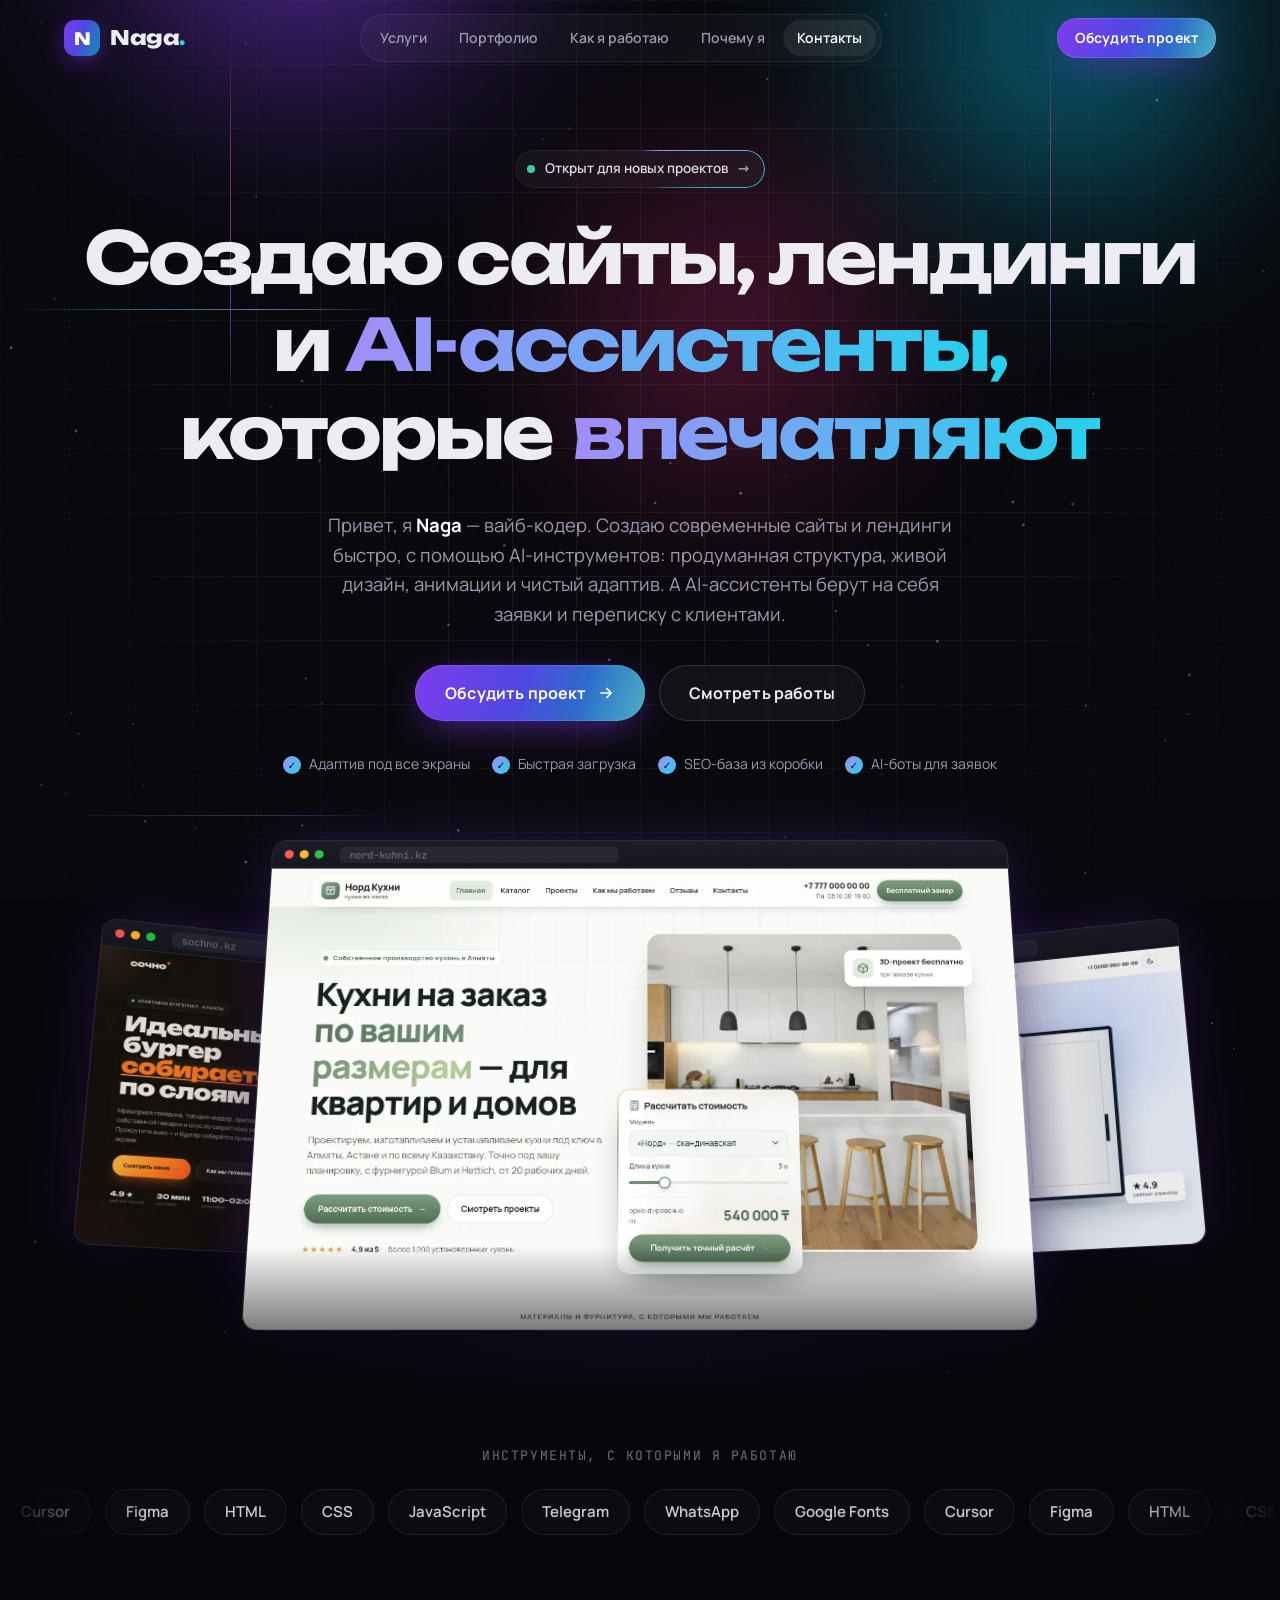
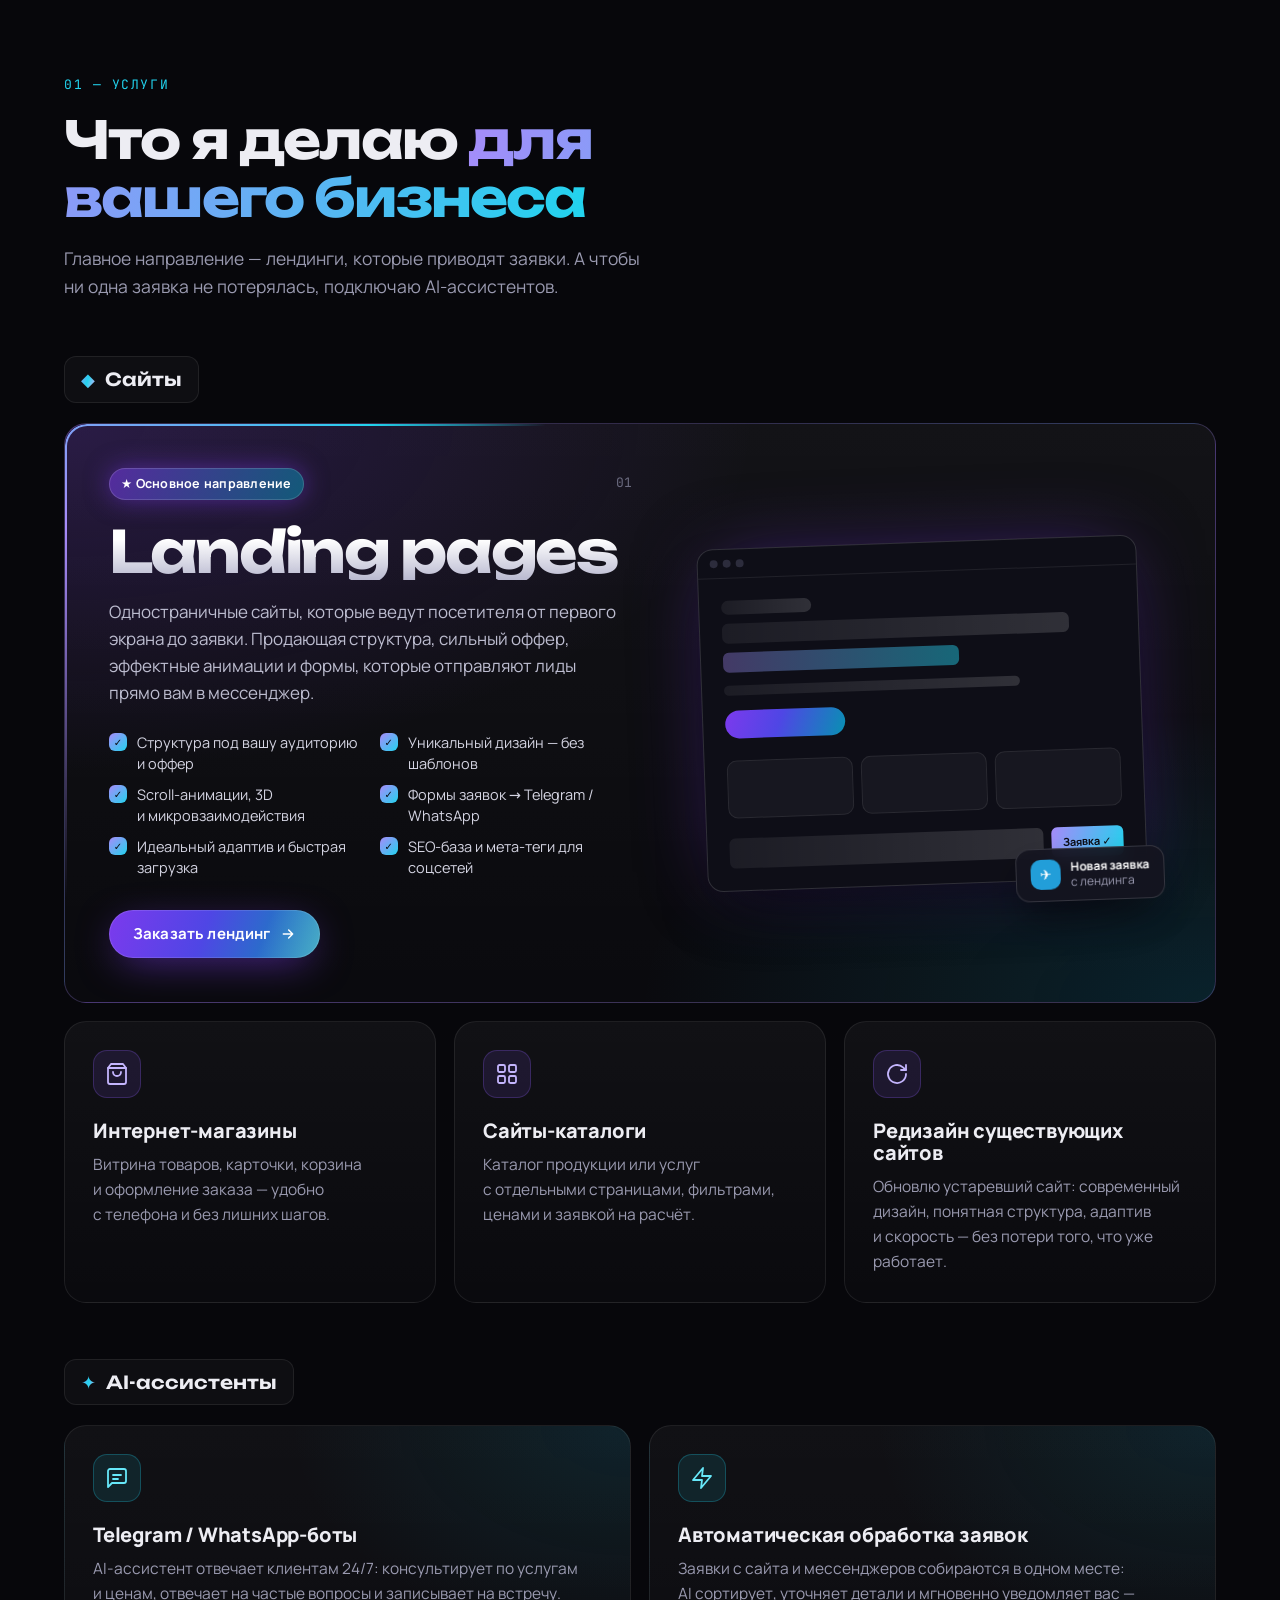
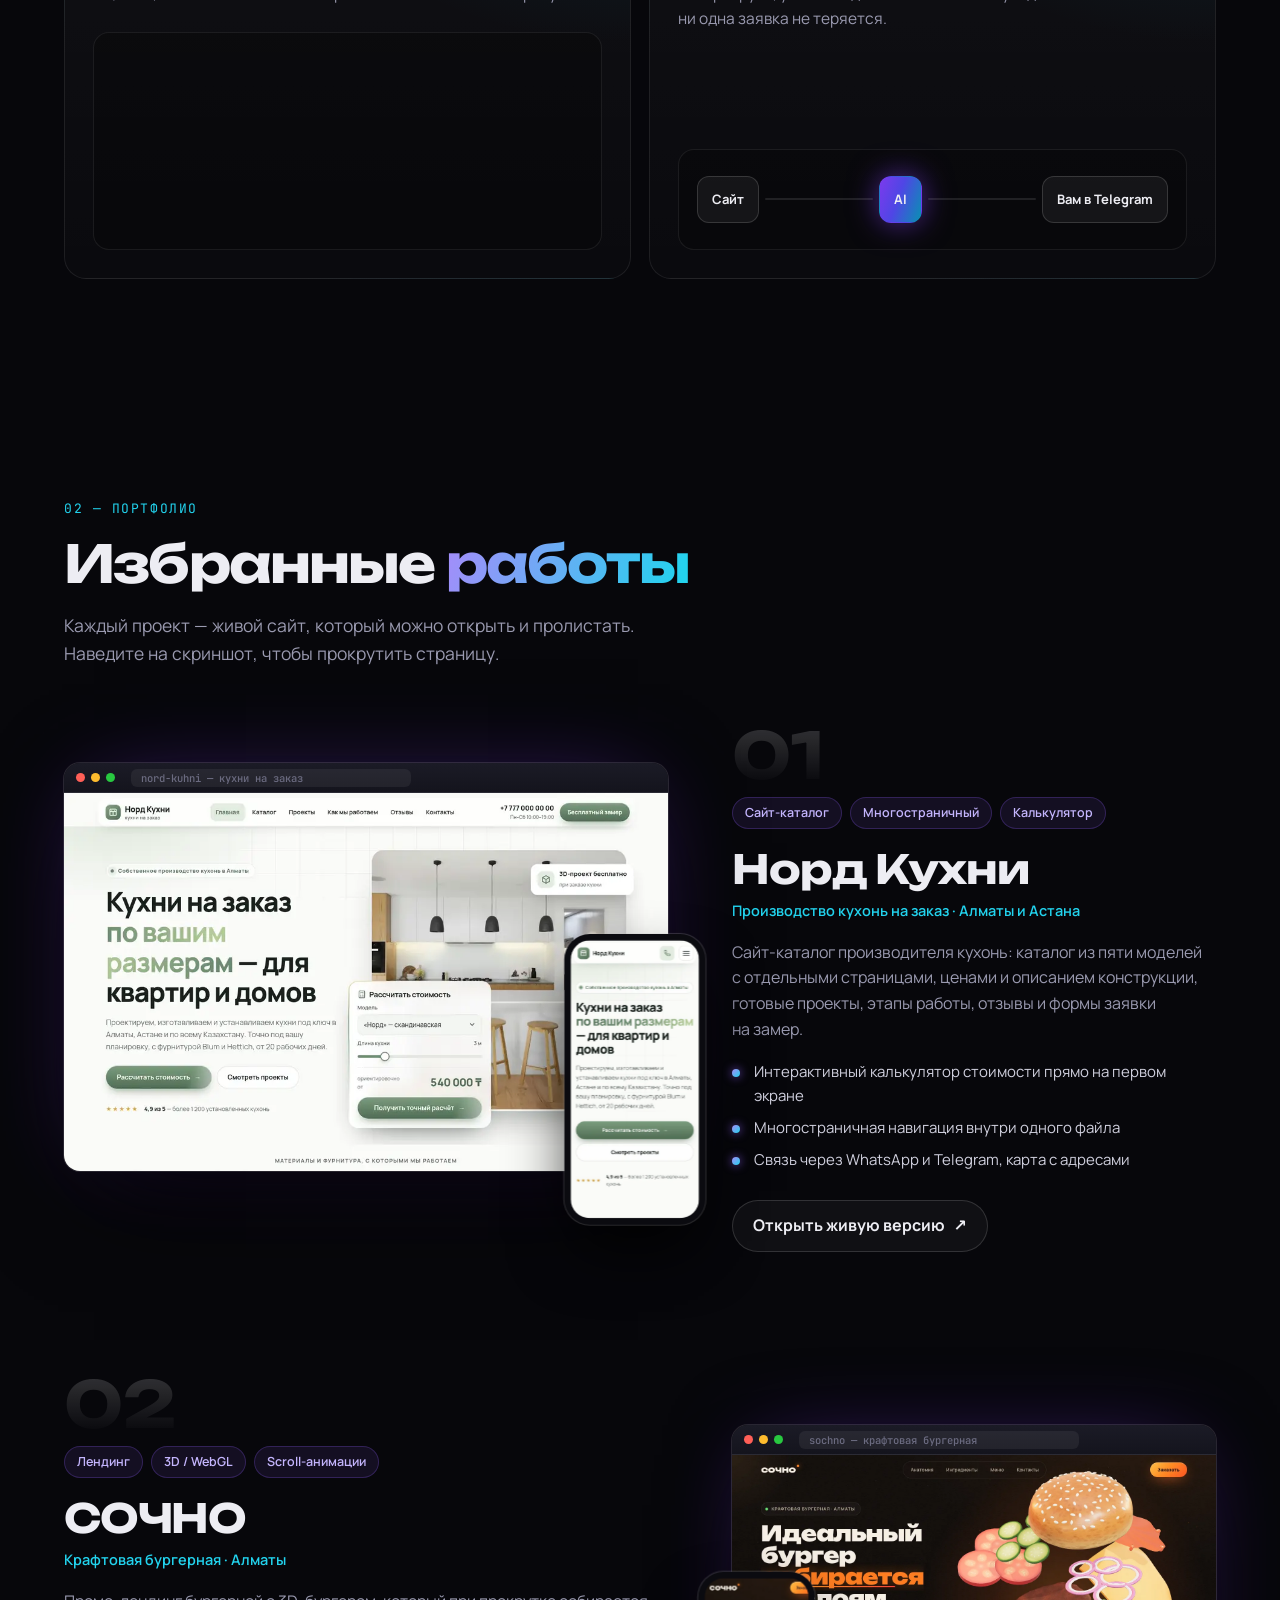
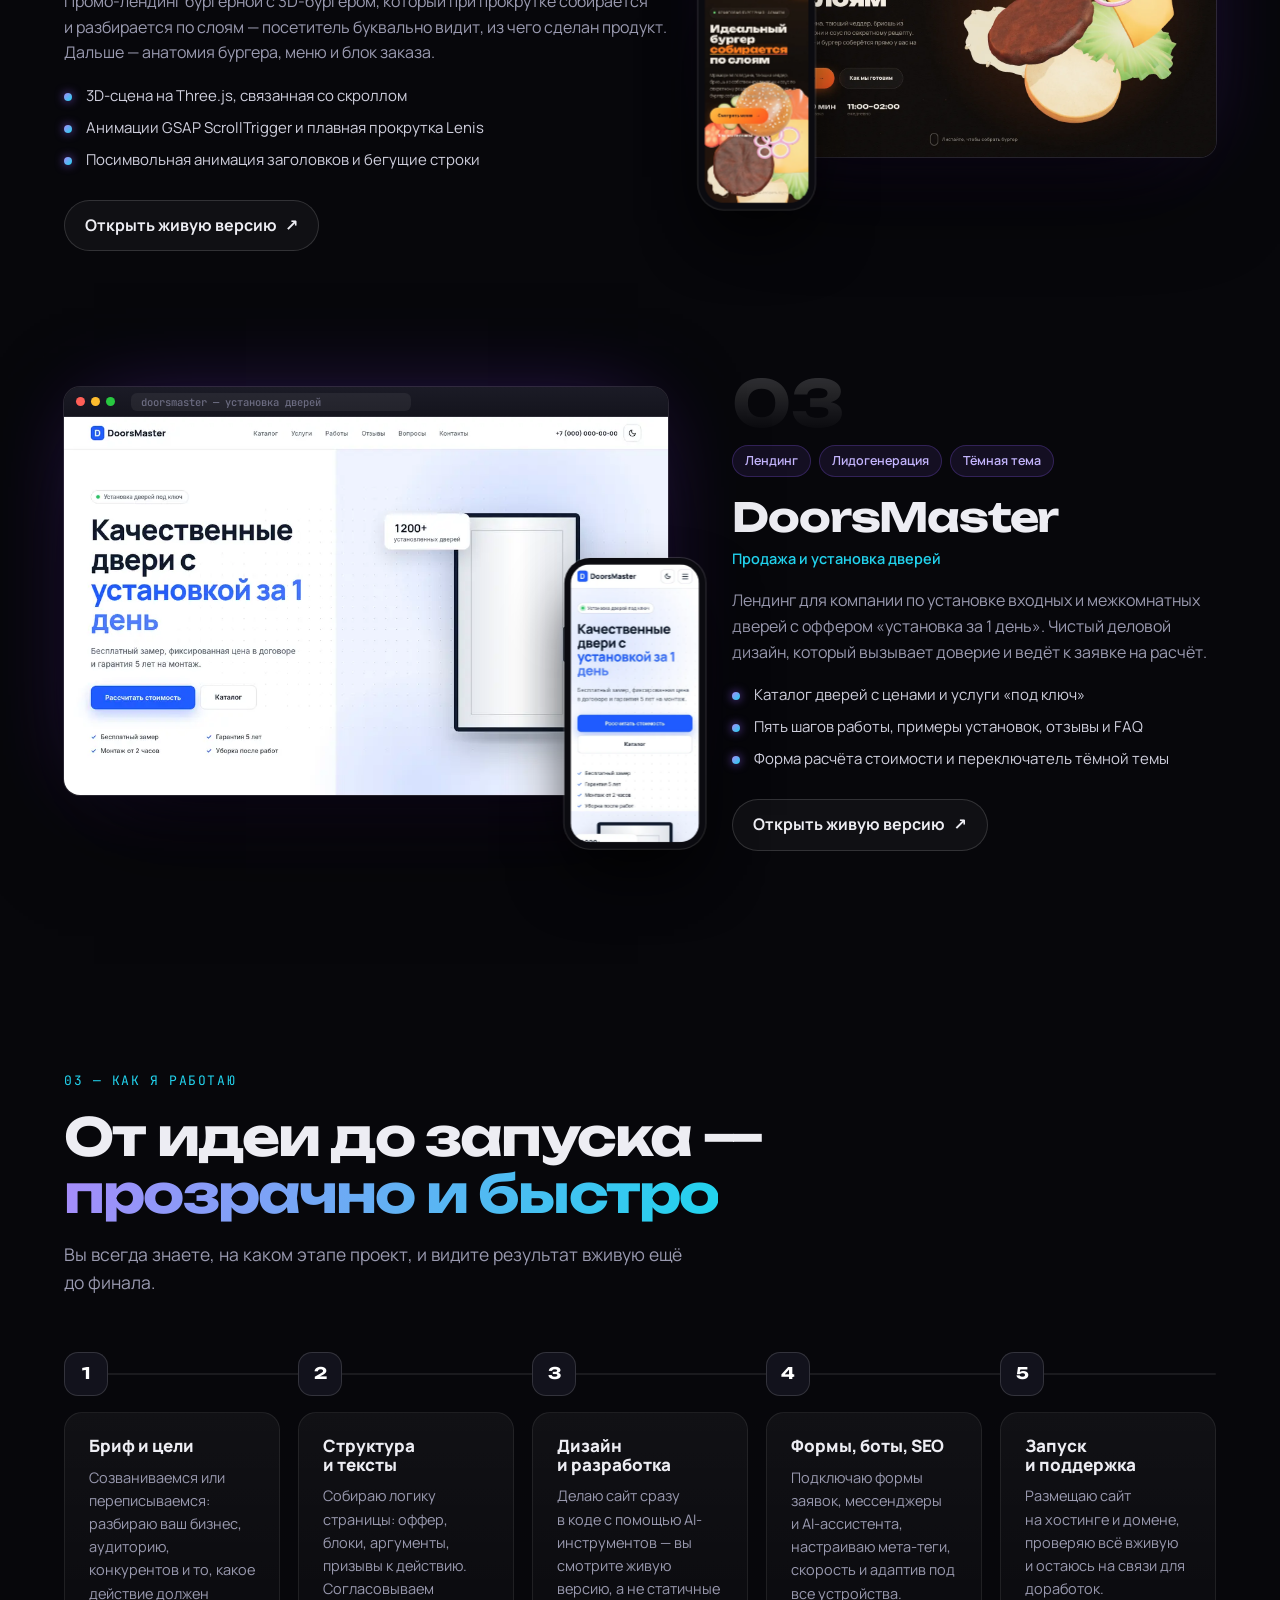
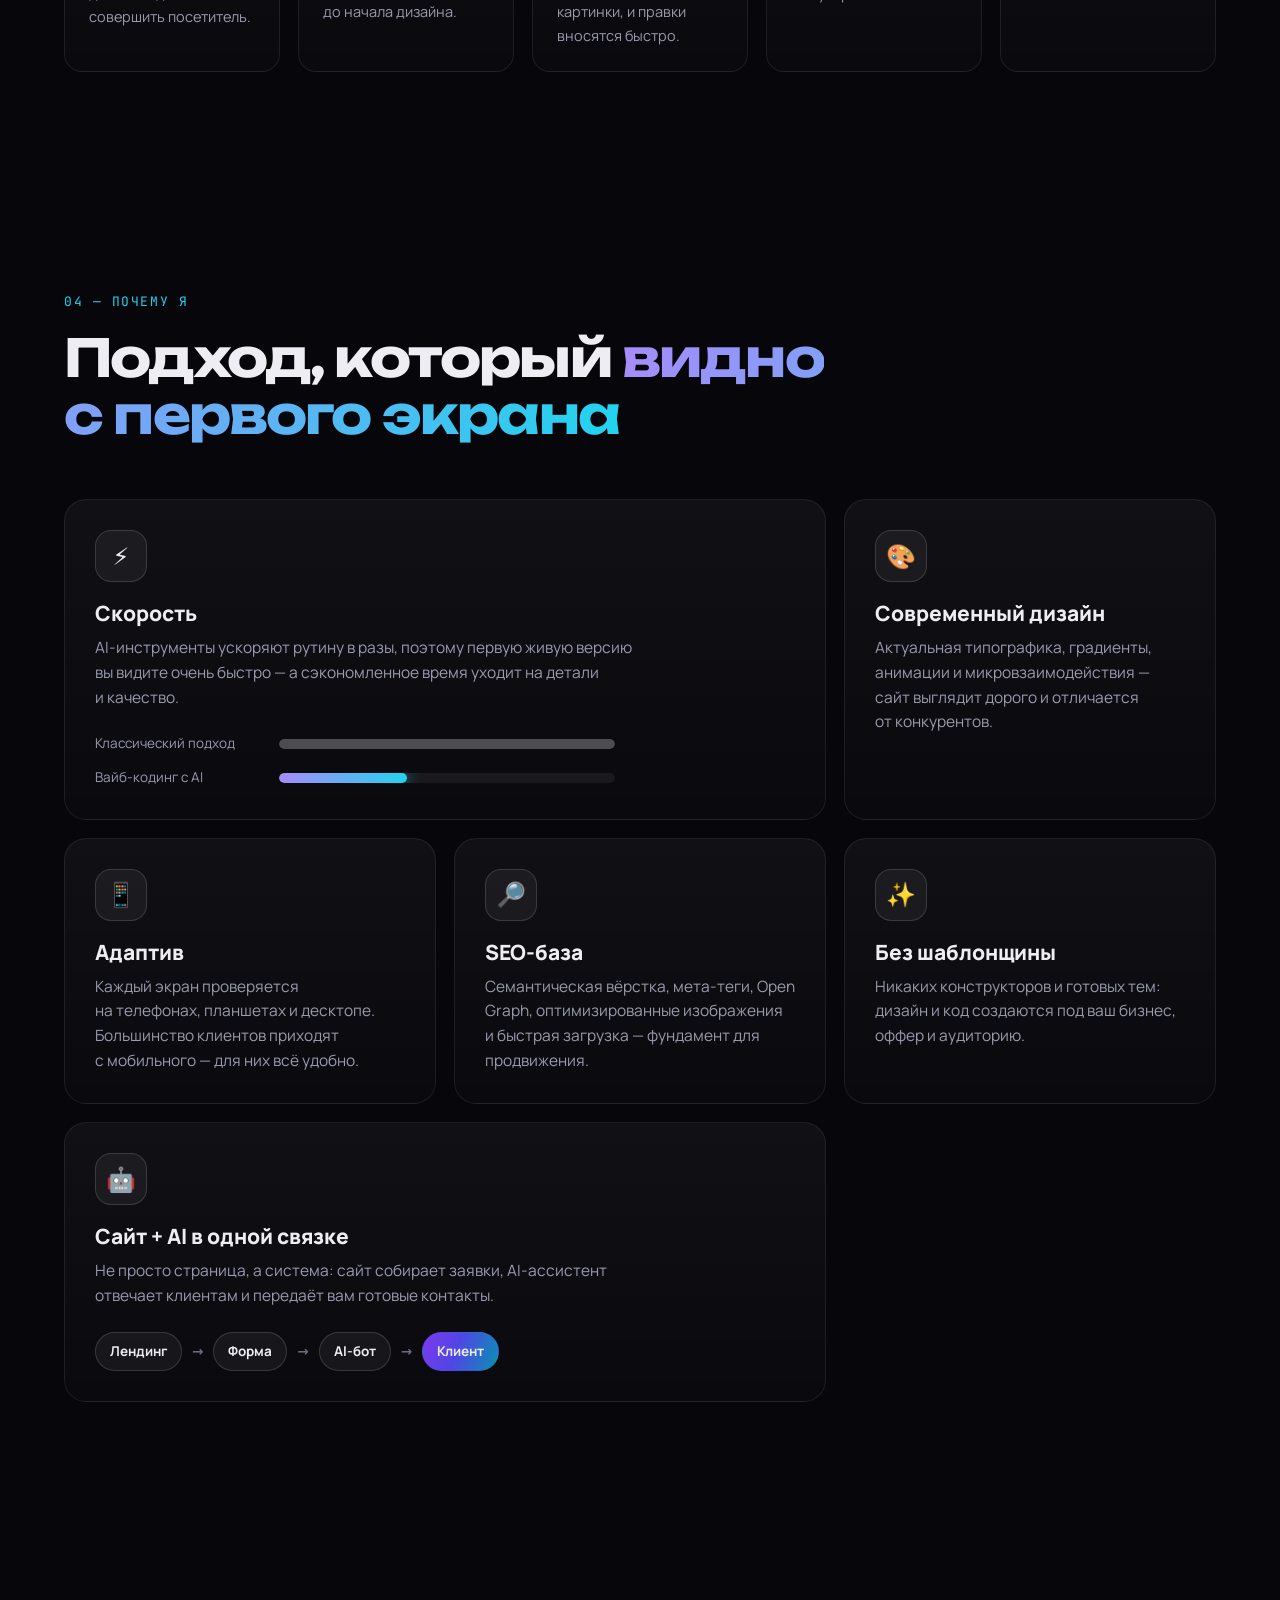
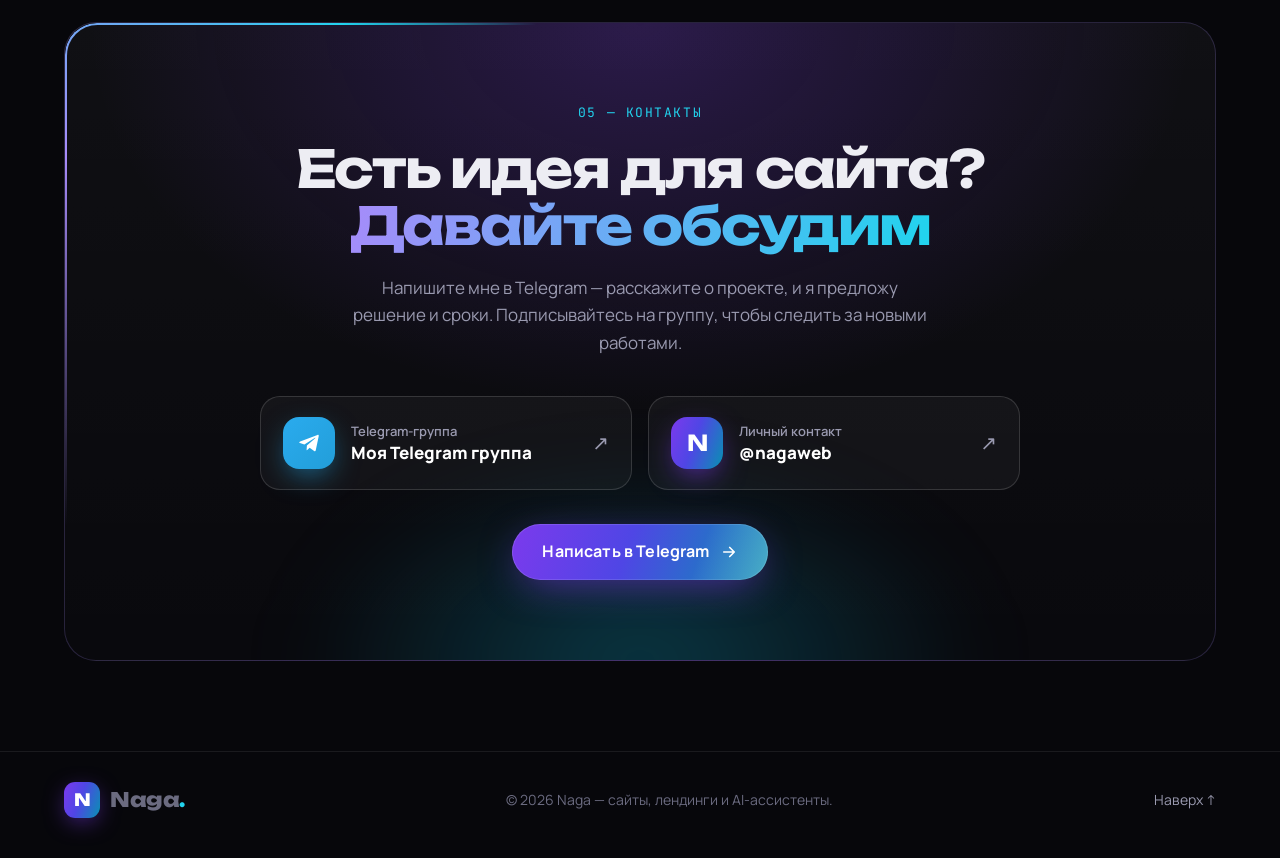
<file: index.html>
<!DOCTYPE html>
<html lang="ru">
<head>
  <meta charset="UTF-8">
  <meta name="viewport" content="width=device-width, initial-scale=1">
  <title>Naga — сайты, лендинги и AI-ассистенты</title>
  <meta name="description" content="Naga — вайб-кодер. Создаю современные сайты, лендинги и AI-ассистентов быстро и с вниманием к деталям: дизайн, анимации, адаптив, SEO-база.">
  <meta name="theme-color" content="#07070b">
  <meta property="og:title" content="Naga — сайты, лендинги и AI-ассистенты">
  <meta property="og:description" content="Современные лендинги, интернет-магазины, сайты-каталоги и AI-боты для бизнеса.">
  <meta property="og:image" content="assets/img/nord-kitchens-desktop.webp">
  <link rel="icon" href="data:image/svg+xml,%3Csvg xmlns='http://www.w3.org/2000/svg' viewBox='0 0 64 64'%3E%3Cdefs%3E%3ClinearGradient id='g' x1='0' y1='0' x2='1' y2='1'%3E%3Cstop offset='0' stop-color='%238b5cf6'/%3E%3Cstop offset='1' stop-color='%2322d3ee'/%3E%3C/linearGradient%3E%3C/defs%3E%3Crect width='64' height='64' rx='16' fill='url(%23g)'/%3E%3Ctext x='32' y='44' font-family='Arial' font-weight='800' font-size='34' text-anchor='middle' fill='white'%3EN%3C/text%3E%3C/svg%3E">
  <link rel="stylesheet" href="assets/css/fonts.css">
  <link rel="stylesheet" href="assets/css/style.css">
</head>
<body>
  <div class="noise" aria-hidden="true"></div>
  <div class="cursor-glow" aria-hidden="true"></div>

  <!-- ============ NAV ============ -->
  <header class="nav" id="nav">
    <div class="container nav__inner">
      <a href="#top" class="logo" aria-label="Naga — на главную">
        <span class="logo__mark">N</span>
        <span class="logo__text">Naga<span class="logo__dot">.</span></span>
      </a>
      <nav class="nav__links" aria-label="Основная навигация">
        <a href="#services">Услуги</a>
        <a href="#works">Портфолио</a>
        <a href="#process">Как я работаю</a>
        <a href="#why">Почему я</a>
        <a href="#contacts">Контакты</a>
      </nav>
      <a href="#contacts" class="btn btn--shimmer btn--sm nav__cta"><span>Обсудить проект</span></a>
      <button class="nav__burger" aria-label="Открыть меню" aria-expanded="false"><span></span><span></span></button>
    </div>
    <div class="nav__mobile">
      <a href="#services">Услуги</a>
      <a href="#works">Портфолио</a>
      <a href="#process">Как я работаю</a>
      <a href="#why">Почему я</a>
      <a href="#contacts">Контакты</a>
    </div>
  </header>

  <main id="top">
    <!-- ============ HERO ============ -->
    <section class="hero">
      <div class="hero__bg" aria-hidden="true">
        <div class="aurora">
          <span class="aurora__blob a1"></span>
          <span class="aurora__blob a2"></span>
          <span class="aurora__blob a3"></span>
        </div>
        <div class="grid-bg"></div>
        <div class="beams">
          <span class="beam beam--h" style="--top:22%; --d:0s"></span>
          <span class="beam beam--h" style="--top:58%; --d:2.4s"></span>
          <span class="beam beam--v" style="--left:18%; --d:1.2s"></span>
          <span class="beam beam--v" style="--left:82%; --d:3.4s"></span>
        </div>
        <canvas class="stars" id="stars"></canvas>
      </div>

      <div class="container hero__content">
        <a href="#contacts" class="pill reveal">
          <span class="pill__dot"></span>
          Открыт для новых проектов
          <span class="pill__arrow">→</span>
        </a>

        <h1 class="hero__title">
          <span class="split-line"><span class="split">Создаю сайты, лендинги</span></span>
          <span class="split-line"><span class="split">и&nbsp;<span class="grad-text">AI-ассистенты,</span></span></span>
          <span class="split-line hero__rotate-line">
            <span class="split">которые</span>
            <span class="word-rotate" aria-live="polite">
              <span class="word-rotate__item is-active">продают</span>
              <span class="word-rotate__item">впечатляют</span>
              <span class="word-rotate__item">работают 24/7</span>
            </span>
          </span>
        </h1>

        <p class="hero__lead reveal" style="--delay:.5s">
          Привет, я <strong>Naga</strong> — вайб-кодер. Создаю современные сайты и&nbsp;лендинги быстро, с&nbsp;помощью AI-инструментов: продуманная структура, живой дизайн, анимации и&nbsp;чистый адаптив. А&nbsp;AI-ассистенты берут на&nbsp;себя заявки и&nbsp;переписку с&nbsp;клиентами.
        </p>

        <div class="hero__actions reveal" style="--delay:.65s">
          <a href="#contacts" class="btn btn--shimmer btn--lg"><span>Обсудить проект</span>
            <svg width="18" height="18" viewBox="0 0 24 24" fill="none" stroke="currentColor" stroke-width="2.2" stroke-linecap="round" stroke-linejoin="round"><path d="M5 12h14M13 6l6 6-6 6"/></svg>
          </a>
          <a href="#works" class="btn btn--ghost btn--lg"><span>Смотреть работы</span></a>
        </div>

        <ul class="hero__chips reveal" style="--delay:.8s">
          <li><span class="tick">✓</span>Адаптив под все экраны</li>
          <li><span class="tick">✓</span>Быстрая загрузка</li>
          <li><span class="tick">✓</span>SEO-база из коробки</li>
          <li><span class="tick">✓</span>AI-боты для заявок</li>
        </ul>
      </div>

      <!-- floating 3D showcase -->
      <div class="container">
        <div class="showcase reveal" style="--delay:.9s" id="showcase">
          <div class="showcase__stage">
            <figure class="sframe sframe--left">
              <div class="bframe__bar"><i></i><i></i><i></i><span>sochno.kz</span></div>
              <img src="assets/img/sochno-burgers-desktop-sm.webp" alt="Лендинг бургерной СОЧНО" width="720" height="450" loading="eager">
            </figure>
            <figure class="sframe sframe--center">
              <div class="bframe__bar"><i></i><i></i><i></i><span>nord-kuhni.kz</span></div>
              <img src="assets/img/nord-kitchens-desktop.webp" alt="Сайт Норд Кухни" width="1440" height="900" loading="eager">
            </figure>
            <figure class="sframe sframe--right">
              <div class="bframe__bar"><i></i><i></i><i></i><span>doorsmaster.kz</span></div>
              <img src="assets/img/doorsmaster-desktop-sm.webp" alt="Лендинг DoorsMaster" width="720" height="450" loading="eager">
            </figure>
          </div>
          <div class="showcase__glow"></div>
        </div>
      </div>
    </section>

    <!-- ============ MARQUEE ============ -->
    <section class="marquee-sec" aria-label="Инструменты и технологии">
      <p class="eyebrow eyebrow--center">Инструменты, с&nbsp;которыми я&nbsp;работаю</p>
      <div class="marquee">
        <div class="marquee__track">
          <span>Cursor</span><span>Figma</span><span>HTML</span><span>CSS</span><span>JavaScript</span><span>Telegram</span><span>WhatsApp</span><span>Google Fonts</span><span>Cursor</span><span>Figma</span><span>HTML</span><span>CSS</span><span>JavaScript</span><span>Telegram</span><span>WhatsApp</span><span>Google Fonts</span>
        </div>
        <div class="marquee__track" aria-hidden="true">
          <span>Cursor</span><span>Figma</span><span>HTML</span><span>CSS</span><span>JavaScript</span><span>Telegram</span><span>WhatsApp</span><span>Google Fonts</span><span>Cursor</span><span>Figma</span><span>HTML</span><span>CSS</span><span>JavaScript</span><span>Telegram</span><span>WhatsApp</span><span>Google Fonts</span>
        </div>
      </div>
    </section>

    <!-- ============ SERVICES ============ -->
    <section class="section" id="services">
      <div class="container">
        <div class="section__head reveal">
          <p class="eyebrow">01 — Услуги</p>
          <h2 class="h2">Что я&nbsp;делаю <span class="grad-text">для вашего бизнеса</span></h2>
          <p class="section__sub">Главное направление — лендинги, которые приводят заявки. А&nbsp;чтобы ни&nbsp;одна заявка не&nbsp;потерялась, подключаю AI-ассистентов.</p>
        </div>

        <div class="group-label reveal"><span class="group-label__icon">◆</span> Сайты</div>
        <div class="services">
          <!-- FEATURED: Landing pages -->
          <article class="card card--featured spot reveal">
            <div class="border-beam" aria-hidden="true"></div>
            <div class="featured__body">
              <div class="featured__top">
                <span class="badge badge--hot">★ Основное направление</span>
                <span class="card__num">01</span>
              </div>
              <h3 class="featured__title">Landing pages</h3>
              <p class="featured__text">Одностраничные сайты, которые ведут посетителя от&nbsp;первого экрана до&nbsp;заявки. Продающая структура, сильный оффер, эффектные анимации и&nbsp;формы, которые отправляют лиды прямо вам в&nbsp;мессенджер.</p>
              <ul class="checklist">
                <li>Структура под вашу аудиторию и&nbsp;оффер</li>
                <li>Уникальный дизайн — без шаблонов</li>
                <li>Scroll-анимации, 3D и&nbsp;микровзаимодействия</li>
                <li>Формы заявок → Telegram / WhatsApp</li>
                <li>Идеальный адаптив и&nbsp;быстрая загрузка</li>
                <li>SEO-база и&nbsp;мета-теги для соцсетей</li>
              </ul>
              <a href="#contacts" class="btn btn--shimmer"><span>Заказать лендинг</span>
                <svg width="16" height="16" viewBox="0 0 24 24" fill="none" stroke="currentColor" stroke-width="2.2" stroke-linecap="round" stroke-linejoin="round"><path d="M5 12h14M13 6l6 6-6 6"/></svg>
              </a>
            </div>
            <div class="featured__visual" aria-hidden="true">
              <div class="wire">
                <div class="wire__bar"><i></i><i></i><i></i></div>
                <div class="wire__hero">
                  <span class="sk sk--pill"></span>
                  <span class="sk sk--h1"></span>
                  <span class="sk sk--h1 short"></span>
                  <span class="sk sk--p"></span>
                  <span class="sk sk--btn"></span>
                </div>
                <div class="wire__cards"><span></span><span></span><span></span></div>
                <div class="wire__form"><span class="sk sk--input"></span><span class="sk sk--send">Заявка ✓</span></div>
                <div class="wire__toast"><span class="toast__icon">✈</span><span><b>Новая заявка</b><br>с лендинга</span></div>
              </div>
            </div>
          </article>

          <article class="card spot reveal">
            <div class="card__icon">
              <svg viewBox="0 0 24 24" fill="none" stroke="currentColor" stroke-width="1.8" stroke-linecap="round" stroke-linejoin="round"><path d="M6 2 3 6v14a2 2 0 0 0 2 2h14a2 2 0 0 0 2-2V6l-3-4z"/><path d="M3 6h18"/><path d="M16 10a4 4 0 0 1-8 0"/></svg>
            </div>
            <h3 class="card__title">Интернет-магазины</h3>
            <p class="card__text">Витрина товаров, карточки, корзина и&nbsp;оформление заказа — удобно с&nbsp;телефона и&nbsp;без лишних шагов.</p>
          </article>

          <article class="card spot reveal">
            <div class="card__icon">
              <svg viewBox="0 0 24 24" fill="none" stroke="currentColor" stroke-width="1.8" stroke-linecap="round" stroke-linejoin="round"><rect x="3" y="3" width="7" height="7" rx="1.5"/><rect x="14" y="3" width="7" height="7" rx="1.5"/><rect x="3" y="14" width="7" height="7" rx="1.5"/><rect x="14" y="14" width="7" height="7" rx="1.5"/></svg>
            </div>
            <h3 class="card__title">Сайты-каталоги</h3>
            <p class="card__text">Каталог продукции или услуг с&nbsp;отдельными страницами, фильтрами, ценами и&nbsp;заявкой на&nbsp;расчёт.</p>
          </article>

          <article class="card spot reveal">
            <div class="card__icon">
              <svg viewBox="0 0 24 24" fill="none" stroke="currentColor" stroke-width="1.8" stroke-linecap="round" stroke-linejoin="round"><path d="M21 12a9 9 0 1 1-3-6.7L21 8"/><path d="M21 3v5h-5"/></svg>
            </div>
            <h3 class="card__title">Редизайн существующих сайтов</h3>
            <p class="card__text">Обновлю устаревший сайт: современный дизайн, понятная структура, адаптив и&nbsp;скорость — без потери того, что уже работает.</p>
          </article>
        </div>

        <div class="group-label reveal"><span class="group-label__icon">✦</span> AI-ассистенты</div>
        <div class="services services--ai">
          <article class="card card--ai spot reveal">
            <div class="ai__text">
              <div class="card__icon card__icon--ai">
                <svg viewBox="0 0 24 24" fill="none" stroke="currentColor" stroke-width="1.8" stroke-linecap="round" stroke-linejoin="round"><path d="M21 15a2 2 0 0 1-2 2H7l-4 4V5a2 2 0 0 1 2-2h14a2 2 0 0 1 2 2z"/><path d="M8 9h8M8 13h5"/></svg>
              </div>
              <h3 class="card__title">Telegram / WhatsApp-боты</h3>
              <p class="card__text">AI-ассистент отвечает клиентам 24/7: консультирует по&nbsp;услугам и&nbsp;ценам, отвечает на&nbsp;частые вопросы и&nbsp;записывает на&nbsp;встречу.</p>
            </div>
            <div class="chat" aria-hidden="true">
              <div class="chat__msg chat__msg--in">Здравствуйте! Сколько стоит кухня 3 метра?</div>
              <div class="chat__msg chat__msg--out">Добрый день! 👋 Подскажу ориентир по&nbsp;цене и&nbsp;запишу на&nbsp;бесплатный замер. Какой город?</div>
              <div class="chat__msg chat__msg--in">Алматы</div>
              <div class="chat__typing"><i></i><i></i><i></i></div>
            </div>
          </article>

          <article class="card card--ai spot reveal">
            <div class="ai__text">
              <div class="card__icon card__icon--ai">
                <svg viewBox="0 0 24 24" fill="none" stroke="currentColor" stroke-width="1.8" stroke-linecap="round" stroke-linejoin="round"><path d="M13 2 3 14h9l-1 8 10-12h-9z"/></svg>
              </div>
              <h3 class="card__title">Автоматическая обработка заявок</h3>
              <p class="card__text">Заявки с&nbsp;сайта и&nbsp;мессенджеров собираются в&nbsp;одном месте: AI&nbsp;сортирует, уточняет детали и&nbsp;мгновенно уведомляет вас — ни&nbsp;одна заявка не&nbsp;теряется.</p>
            </div>
            <div class="flow" aria-hidden="true">
              <div class="flow__node">Сайт</div>
              <div class="flow__line"><i></i></div>
              <div class="flow__node flow__node--ai">AI</div>
              <div class="flow__line"><i></i></div>
              <div class="flow__node">Вам в&nbsp;Telegram</div>
            </div>
          </article>
        </div>
      </div>
    </section>

    <!-- ============ WORKS ============ -->
    <section class="section" id="works">
      <div class="container">
        <div class="section__head reveal">
          <p class="eyebrow">02 — Портфолио</p>
          <h2 class="h2">Избранные <span class="grad-text">работы</span></h2>
          <p class="section__sub">Каждый проект — живой сайт, который можно открыть и&nbsp;пролистать. Наведите на&nbsp;скриншот, чтобы прокрутить страницу.</p>
        </div>

        <!-- Case 1 -->
        <article class="case reveal">
          <div class="case__media">
            <a class="bframe tilt" href="works/nord-kitchens.html" target="_blank" rel="noopener" aria-label="Открыть сайт Норд Кухни">
              <div class="bframe__bar"><i></i><i></i><i></i><span>nord-kuhni — кухни на заказ</span></div>
              <div class="bframe__screen bframe__screen--scroll">
                <img src="assets/img/nord-kitchens-full.webp" alt="Сайт «Норд Кухни» — полная страница" width="1000" height="4883" loading="lazy">
              </div>
            </a>
            <div class="phone">
              <img src="assets/img/nord-kitchens-mobile.webp" alt="Мобильная версия «Норд Кухни»" width="390" height="844" loading="lazy">
            </div>
          </div>
          <div class="case__info">
            <span class="case__num">01</span>
            <div class="tags"><span>Сайт-каталог</span><span>Многостраничный</span><span>Калькулятор</span></div>
            <h3 class="case__title">Норд Кухни</h3>
            <p class="case__niche">Производство кухонь на&nbsp;заказ · Алматы и&nbsp;Астана</p>
            <p class="case__text">Сайт-каталог производителя кухонь: каталог из&nbsp;пяти моделей с&nbsp;отдельными страницами, ценами и&nbsp;описанием конструкции, готовые проекты, этапы работы, отзывы и&nbsp;формы заявки на&nbsp;замер.</p>
            <ul class="case__list">
              <li>Интерактивный калькулятор стоимости прямо на&nbsp;первом экране</li>
              <li>Многостраничная навигация внутри одного файла</li>
              <li>Связь через WhatsApp и&nbsp;Telegram, карта с&nbsp;адресами</li>
            </ul>
            <a href="works/nord-kitchens.html" target="_blank" rel="noopener" class="link-arrow">Открыть живую версию <span>↗</span></a>
          </div>
        </article>

        <!-- Case 2 -->
        <article class="case case--reverse reveal">
          <div class="case__media">
            <a class="bframe tilt" href="works/sochno-burgers.html" target="_blank" rel="noopener" aria-label="Открыть лендинг СОЧНО">
              <div class="bframe__bar"><i></i><i></i><i></i><span>sochno — крафтовая бургерная</span></div>
              <div class="bframe__screen bframe__screen--swap">
                <img src="assets/img/sochno-burgers-desktop.webp" alt="Лендинг «СОЧНО» — первый экран" width="1440" height="900" loading="lazy">
                <img class="swap" src="assets/img/sochno-burgers-scroll.webp" alt="Лендинг «СОЧНО» — бургер в собранном виде" width="1440" height="900" loading="lazy">
              </div>
            </a>
            <div class="phone">
              <img src="assets/img/sochno-burgers-mobile.webp" alt="Мобильная версия «СОЧНО»" width="390" height="844" loading="lazy">
            </div>
          </div>
          <div class="case__info">
            <span class="case__num">02</span>
            <div class="tags"><span>Лендинг</span><span>3D / WebGL</span><span>Scroll-анимации</span></div>
            <h3 class="case__title">СОЧНО</h3>
            <p class="case__niche">Крафтовая бургерная · Алматы</p>
            <p class="case__text">Промо-лендинг бургерной с&nbsp;3D-бургером, который при прокрутке собирается и&nbsp;разбирается по&nbsp;слоям — посетитель буквально видит, из&nbsp;чего сделан продукт. Дальше — анатомия бургера, меню и&nbsp;блок заказа.</p>
            <ul class="case__list">
              <li>3D-сцена на&nbsp;Three.js, связанная со&nbsp;скроллом</li>
              <li>Анимации GSAP ScrollTrigger и&nbsp;плавная прокрутка Lenis</li>
              <li>Посимвольная анимация заголовков и&nbsp;бегущие строки</li>
            </ul>
            <a href="works/sochno-burgers.html" target="_blank" rel="noopener" class="link-arrow">Открыть живую версию <span>↗</span></a>
          </div>
        </article>

        <!-- Case 3 -->
        <article class="case reveal">
          <div class="case__media">
            <a class="bframe tilt" href="works/doorsmaster.html" target="_blank" rel="noopener" aria-label="Открыть лендинг DoorsMaster">
              <div class="bframe__bar"><i></i><i></i><i></i><span>doorsmaster — установка дверей</span></div>
              <div class="bframe__screen bframe__screen--scroll">
                <img src="assets/img/doorsmaster-full.webp" alt="Лендинг DoorsMaster — полная страница" width="1000" height="5176" loading="lazy">
              </div>
            </a>
            <div class="phone">
              <img src="assets/img/doorsmaster-mobile.webp" alt="Мобильная версия DoorsMaster" width="390" height="844" loading="lazy">
            </div>
          </div>
          <div class="case__info">
            <span class="case__num">03</span>
            <div class="tags"><span>Лендинг</span><span>Лидогенерация</span><span>Тёмная тема</span></div>
            <h3 class="case__title">DoorsMaster</h3>
            <p class="case__niche">Продажа и&nbsp;установка дверей</p>
            <p class="case__text">Лендинг для компании по&nbsp;установке входных и&nbsp;межкомнатных дверей с&nbsp;оффером «установка за&nbsp;1&nbsp;день». Чистый деловой дизайн, который вызывает доверие и&nbsp;ведёт к&nbsp;заявке на&nbsp;расчёт.</p>
            <ul class="case__list">
              <li>Каталог дверей с&nbsp;ценами и&nbsp;услуги «под ключ»</li>
              <li>Пять шагов работы, примеры установок, отзывы и&nbsp;FAQ</li>
              <li>Форма расчёта стоимости и&nbsp;переключатель тёмной темы</li>
            </ul>
            <a href="works/doorsmaster.html" target="_blank" rel="noopener" class="link-arrow">Открыть живую версию <span>↗</span></a>
          </div>
        </article>
      </div>
    </section>

    <!-- ============ PROCESS ============ -->
    <section class="section" id="process">
      <div class="container">
        <div class="section__head reveal">
          <p class="eyebrow">03 — Как я работаю</p>
          <h2 class="h2">От идеи до&nbsp;запуска — <span class="grad-text">прозрачно и&nbsp;быстро</span></h2>
          <p class="section__sub">Вы всегда знаете, на&nbsp;каком этапе проект, и&nbsp;видите результат вживую ещё до&nbsp;финала.</p>
        </div>

        <ol class="steps" id="steps">
          <li class="steps__progress" aria-hidden="true"><span></span></li>
          <li class="step reveal">
            <span class="step__dot">1</span>
            <div class="step__card spot">
              <h3>Бриф и&nbsp;цели</h3>
              <p>Созваниваемся или переписываемся: разбираю ваш бизнес, аудиторию, конкурентов и&nbsp;то, какое действие должен совершить посетитель.</p>
            </div>
          </li>
          <li class="step reveal">
            <span class="step__dot">2</span>
            <div class="step__card spot">
              <h3>Структура и&nbsp;тексты</h3>
              <p>Собираю логику страницы: оффер, блоки, аргументы, призывы к&nbsp;действию. Согласовываем до&nbsp;начала дизайна.</p>
            </div>
          </li>
          <li class="step reveal">
            <span class="step__dot">3</span>
            <div class="step__card spot">
              <h3>Дизайн и&nbsp;разработка</h3>
              <p>Делаю сайт сразу в&nbsp;коде с&nbsp;помощью AI-инструментов — вы смотрите живую версию, а&nbsp;не&nbsp;статичные картинки, и&nbsp;правки вносятся быстро.</p>
            </div>
          </li>
          <li class="step reveal">
            <span class="step__dot">4</span>
            <div class="step__card spot">
              <h3>Формы, боты, SEO</h3>
              <p>Подключаю формы заявок, мессенджеры и&nbsp;AI-ассистента, настраиваю мета-теги, скорость и&nbsp;адаптив под все устройства.</p>
            </div>
          </li>
          <li class="step reveal">
            <span class="step__dot">5</span>
            <div class="step__card spot">
              <h3>Запуск и&nbsp;поддержка</h3>
              <p>Размещаю сайт на&nbsp;хостинге и&nbsp;домене, проверяю всё вживую и&nbsp;остаюсь на&nbsp;связи для доработок.</p>
            </div>
          </li>
        </ol>
      </div>
    </section>

    <!-- ============ WHY ============ -->
    <section class="section" id="why">
      <div class="container">
        <div class="section__head reveal">
          <p class="eyebrow">04 — Почему я</p>
          <h2 class="h2">Подход, который <span class="grad-text">видно с&nbsp;первого экрана</span></h2>
        </div>

        <div class="bento">
          <article class="bento__item bento__item--wide spot reveal">
            <div class="bento__icon">⚡</div>
            <h3>Скорость</h3>
            <p>AI-инструменты ускоряют рутину в&nbsp;разы, поэтому первую живую версию вы&nbsp;видите очень быстро — а&nbsp;сэкономленное время уходит на&nbsp;детали и&nbsp;качество.</p>
            <div class="speed" aria-hidden="true">
              <div class="speed__row"><span>Классический подход</span><div class="speed__bar"><i style="--w:100%"></i></div></div>
              <div class="speed__row"><span>Вайб-кодинг с&nbsp;AI</span><div class="speed__bar speed__bar--fast"><i style="--w:38%"></i></div></div>
            </div>
          </article>
          <article class="bento__item spot reveal">
            <div class="bento__icon">🎨</div>
            <h3>Современный дизайн</h3>
            <p>Актуальная типографика, градиенты, анимации и&nbsp;микровзаимодействия — сайт выглядит дорого и&nbsp;отличается от&nbsp;конкурентов.</p>
          </article>
          <article class="bento__item spot reveal">
            <div class="bento__icon">📱</div>
            <h3>Адаптив</h3>
            <p>Каждый экран проверяется на&nbsp;телефонах, планшетах и&nbsp;десктопе. Большинство клиентов приходят с&nbsp;мобильного — для них всё удобно.</p>
          </article>
          <article class="bento__item spot reveal">
            <div class="bento__icon">🔎</div>
            <h3>SEO-база</h3>
            <p>Семантическая вёрстка, мета-теги, Open Graph, оптимизированные изображения и&nbsp;быстрая загрузка — фундамент для продвижения.</p>
          </article>
          <article class="bento__item spot reveal">
            <div class="bento__icon">✨</div>
            <h3>Без шаблонщины</h3>
            <p>Никаких конструкторов и&nbsp;готовых тем: дизайн и&nbsp;код создаются под ваш бизнес, оффер и&nbsp;аудиторию.</p>
          </article>
          <article class="bento__item bento__item--wide spot reveal">
            <div class="bento__icon">🤖</div>
            <h3>Сайт + AI в&nbsp;одной связке</h3>
            <p>Не&nbsp;просто страница, а&nbsp;система: сайт собирает заявки, AI-ассистент отвечает клиентам и&nbsp;передаёт вам готовые контакты.</p>
            <div class="feature-pills" aria-hidden="true">
              <span>Лендинг</span><span class="arrow">→</span><span>Форма</span><span class="arrow">→</span><span>AI-бот</span><span class="arrow">→</span><span class="hl">Клиент</span>
            </div>
          </article>
        </div>
      </div>
    </section>

    <!-- ============ CONTACTS ============ -->
    <section class="section section--contact" id="contacts">
      <div class="container">
        <div class="contact spot reveal">
          <div class="border-beam" aria-hidden="true"></div>
          <div class="contact__glow" aria-hidden="true"></div>
          <p class="eyebrow eyebrow--center">05 — Контакты</p>
          <h2 class="h2 contact__title">Есть идея для сайта?<br><span class="grad-text">Давайте обсудим</span></h2>
          <p class="contact__sub">Напишите мне в&nbsp;Telegram — расскажите о&nbsp;проекте, и&nbsp;я&nbsp;предложу решение и&nbsp;сроки. Подписывайтесь на&nbsp;группу, чтобы следить за&nbsp;новыми работами.</p>

          <div class="contact__grid">
            <a href="https://t.me/nagawebcode" class="contact__card contact__card--tg" data-placeholder="telegram-group" target="_blank" rel="noopener noreferrer">
              <span class="contact__icon">
                <svg viewBox="0 0 24 24" fill="currentColor"><path d="M9.78 18.65l.28-4.23 7.68-6.92c.34-.31-.07-.46-.52-.19L7.74 13.3 3.64 12c-.88-.25-.89-.86.2-1.3l15.97-6.16c.73-.33 1.43.18 1.15 1.3l-2.72 12.81c-.19.91-.74 1.13-1.5.71L12.6 16.3l-1.99 1.93c-.23.23-.42.42-.83.42z"/></svg>
              </span>
              <span class="contact__meta">
                <span class="contact__label">Telegram-группа</span>
                <span class="contact__value">Моя Telegram группа</span>
              </span>
              <span class="contact__go">↗</span>
            </a>

            <a href="https://t.me/nagaweb?text=%D0%97%D0%B4%D1%80%D0%B0%D0%B2%D1%81%D1%82%D0%B2%D1%83%D0%B9%D1%82%D0%B5%2C%20%D1%8F%20%D1%85%D0%BE%D1%82%D0%B5%D0%BB%20%D0%B1%D1%8B%20%D0%BE%D0%B1%D1%81%D1%83%D0%B4%D0%B8%D1%82%D1%8C%20%D1%81%20%D0%B2%D0%B0%D0%BC%D0%B8%20%D0%BF%D1%80%D0%BE%D0%B5%D0%BA%D1%82" class="contact__card" target="_blank" rel="noopener noreferrer">
              <span class="contact__icon contact__icon--me">N</span>
              <span class="contact__meta">
                <span class="contact__label">Личный контакт</span>
                <span class="contact__value">@nagaweb</span>
              </span>
              <span class="contact__go">↗</span>
            </a>
          </div>

          <a href="https://t.me/nagaweb?text=%D0%97%D0%B4%D1%80%D0%B0%D0%B2%D1%81%D1%82%D0%B2%D1%83%D0%B9%D1%82%D0%B5%2C%20%D1%8F%20%D1%85%D0%BE%D1%82%D0%B5%D0%BB%20%D0%B1%D1%8B%20%D0%BE%D0%B1%D1%81%D1%83%D0%B4%D0%B8%D1%82%D1%8C%20%D1%81%20%D0%B2%D0%B0%D0%BC%D0%B8%20%D0%BF%D1%80%D0%BE%D0%B5%D0%BA%D1%82" class="btn btn--shimmer btn--lg contact__cta" target="_blank" rel="noopener noreferrer"><span>Написать в&nbsp;Telegram</span>
            <svg width="18" height="18" viewBox="0 0 24 24" fill="none" stroke="currentColor" stroke-width="2.2" stroke-linecap="round" stroke-linejoin="round"><path d="M5 12h14M13 6l6 6-6 6"/></svg>
          </a>
        </div>
      </div>
    </section>
  </main>

  <footer class="footer">
    <div class="container footer__inner">
      <a href="#top" class="logo"><span class="logo__mark">N</span><span class="logo__text">Naga<span class="logo__dot">.</span></span></a>
      <p>© <span id="year">2026</span> Naga — сайты, лендинги и&nbsp;AI-ассистенты.</p>
      <a href="#top" class="footer__top">Наверх ↑</a>
    </div>
  </footer>

  <script src="assets/js/main.js"></script>
</body>
</html>
</file>
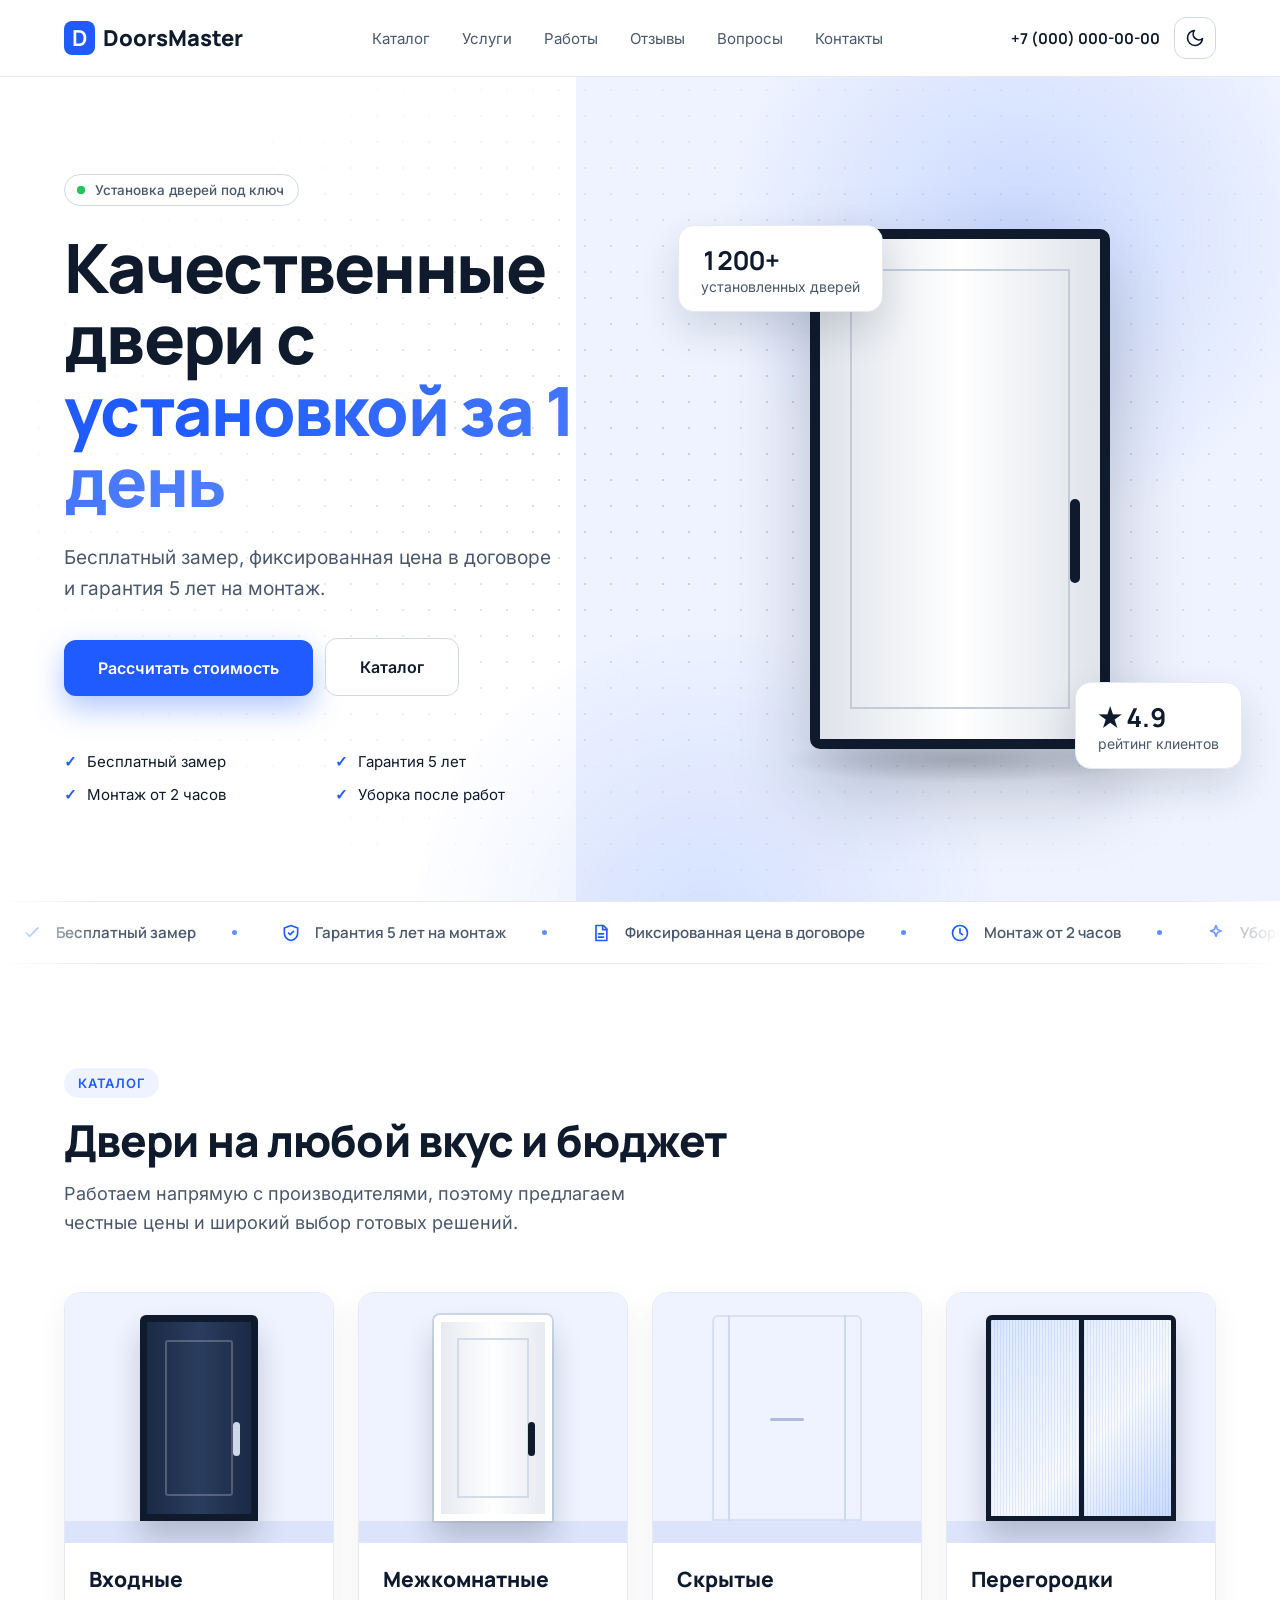
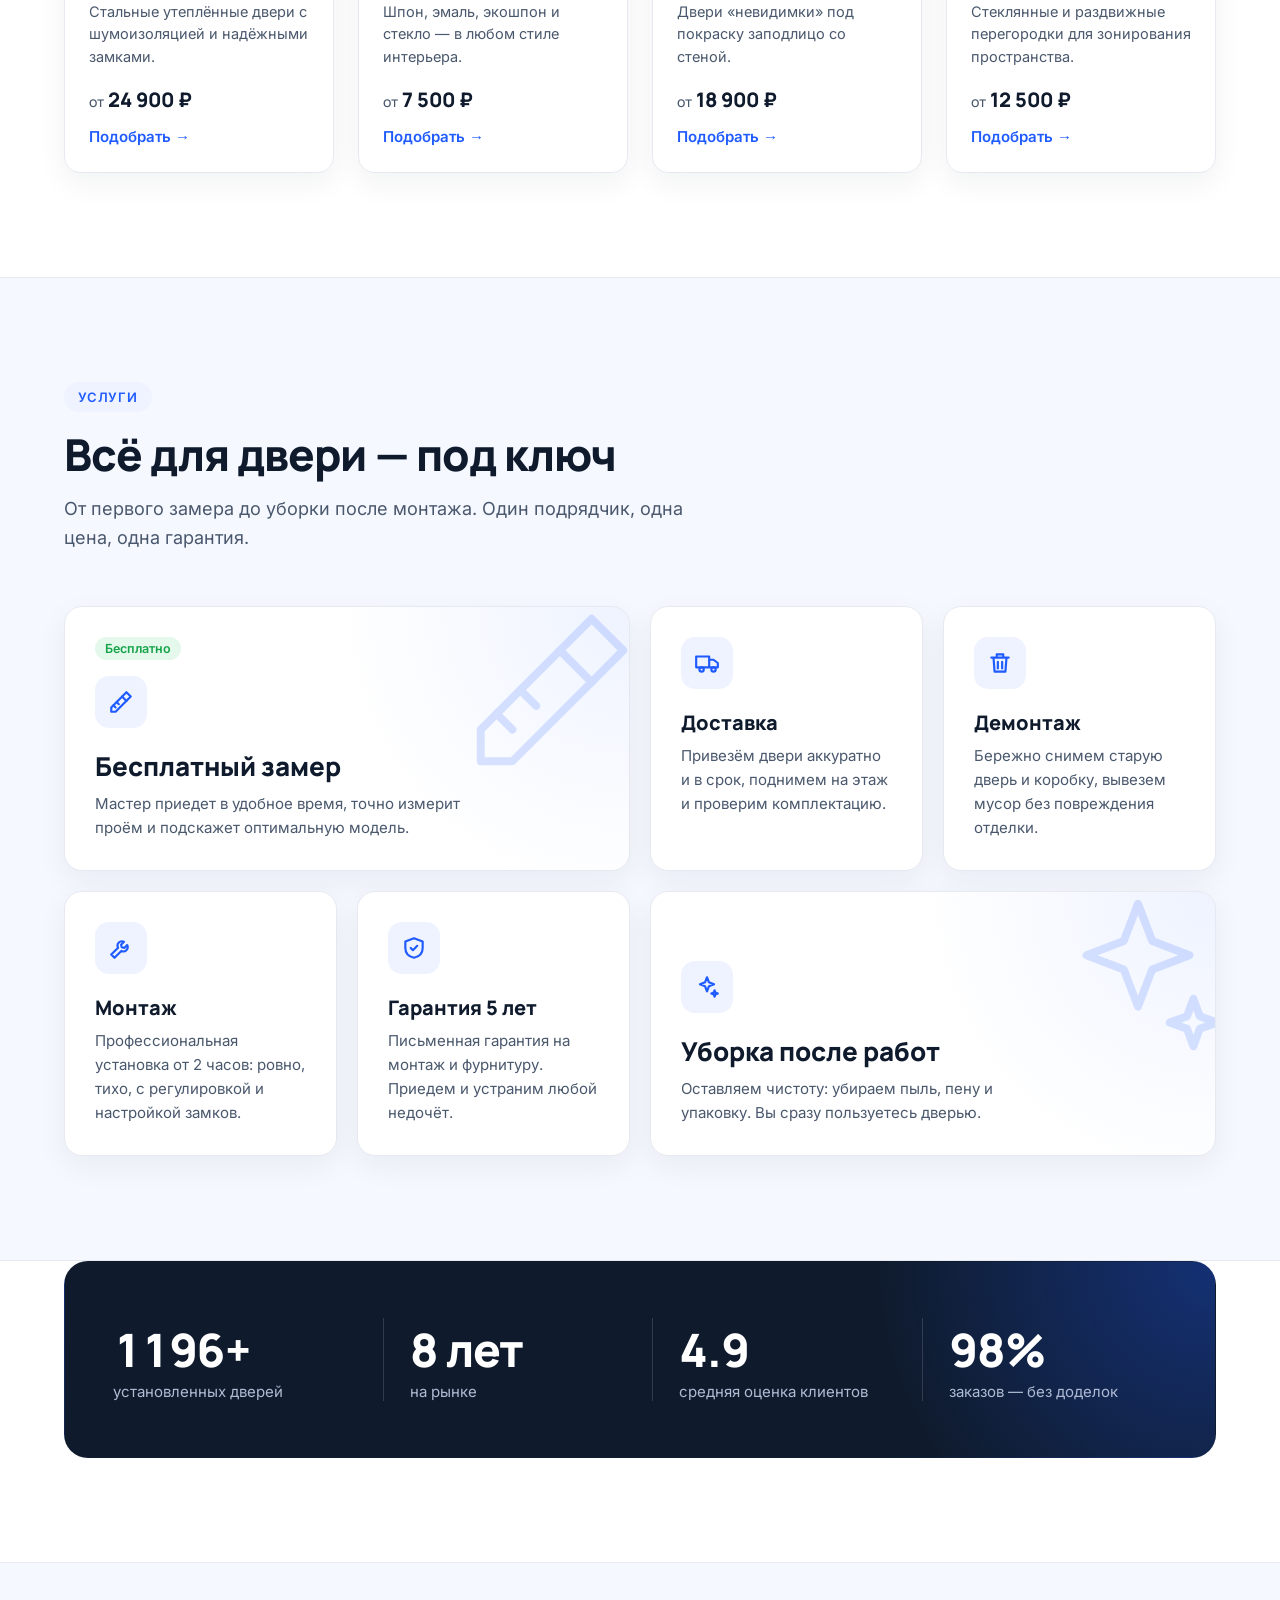
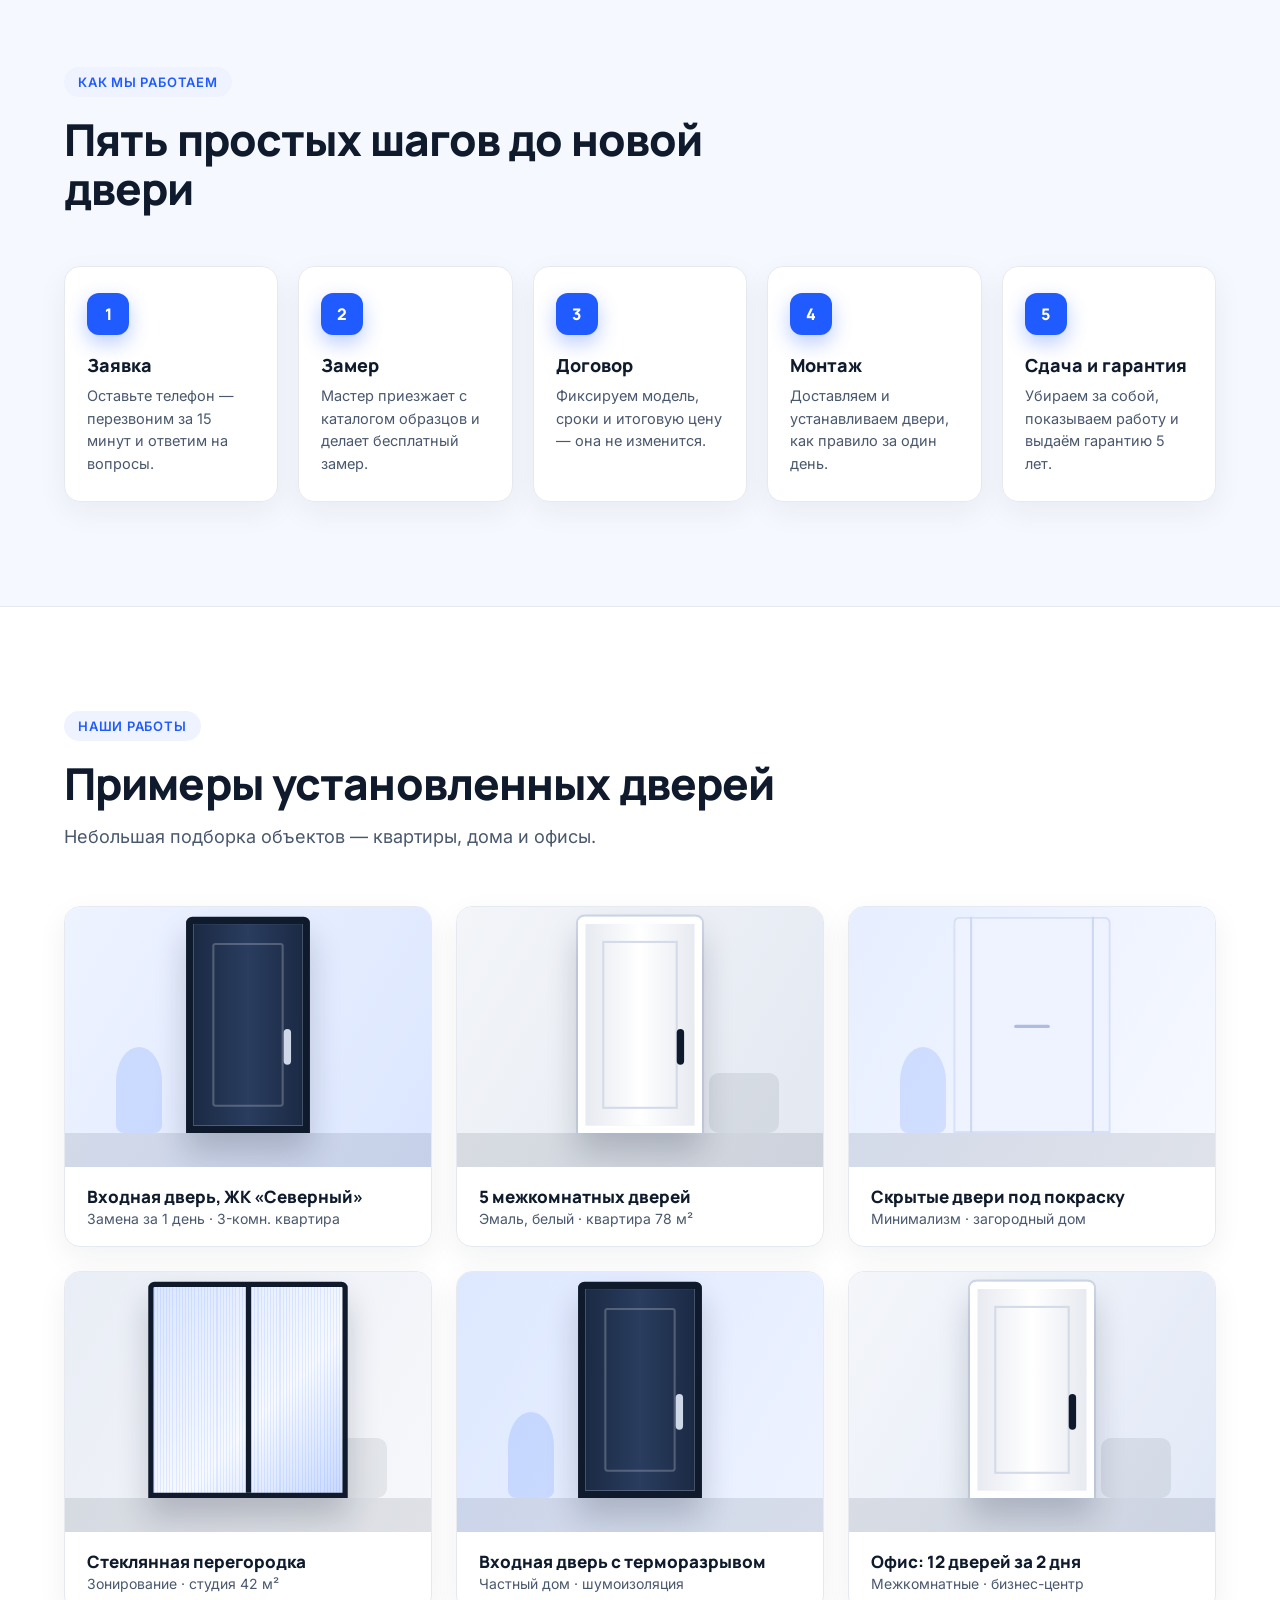
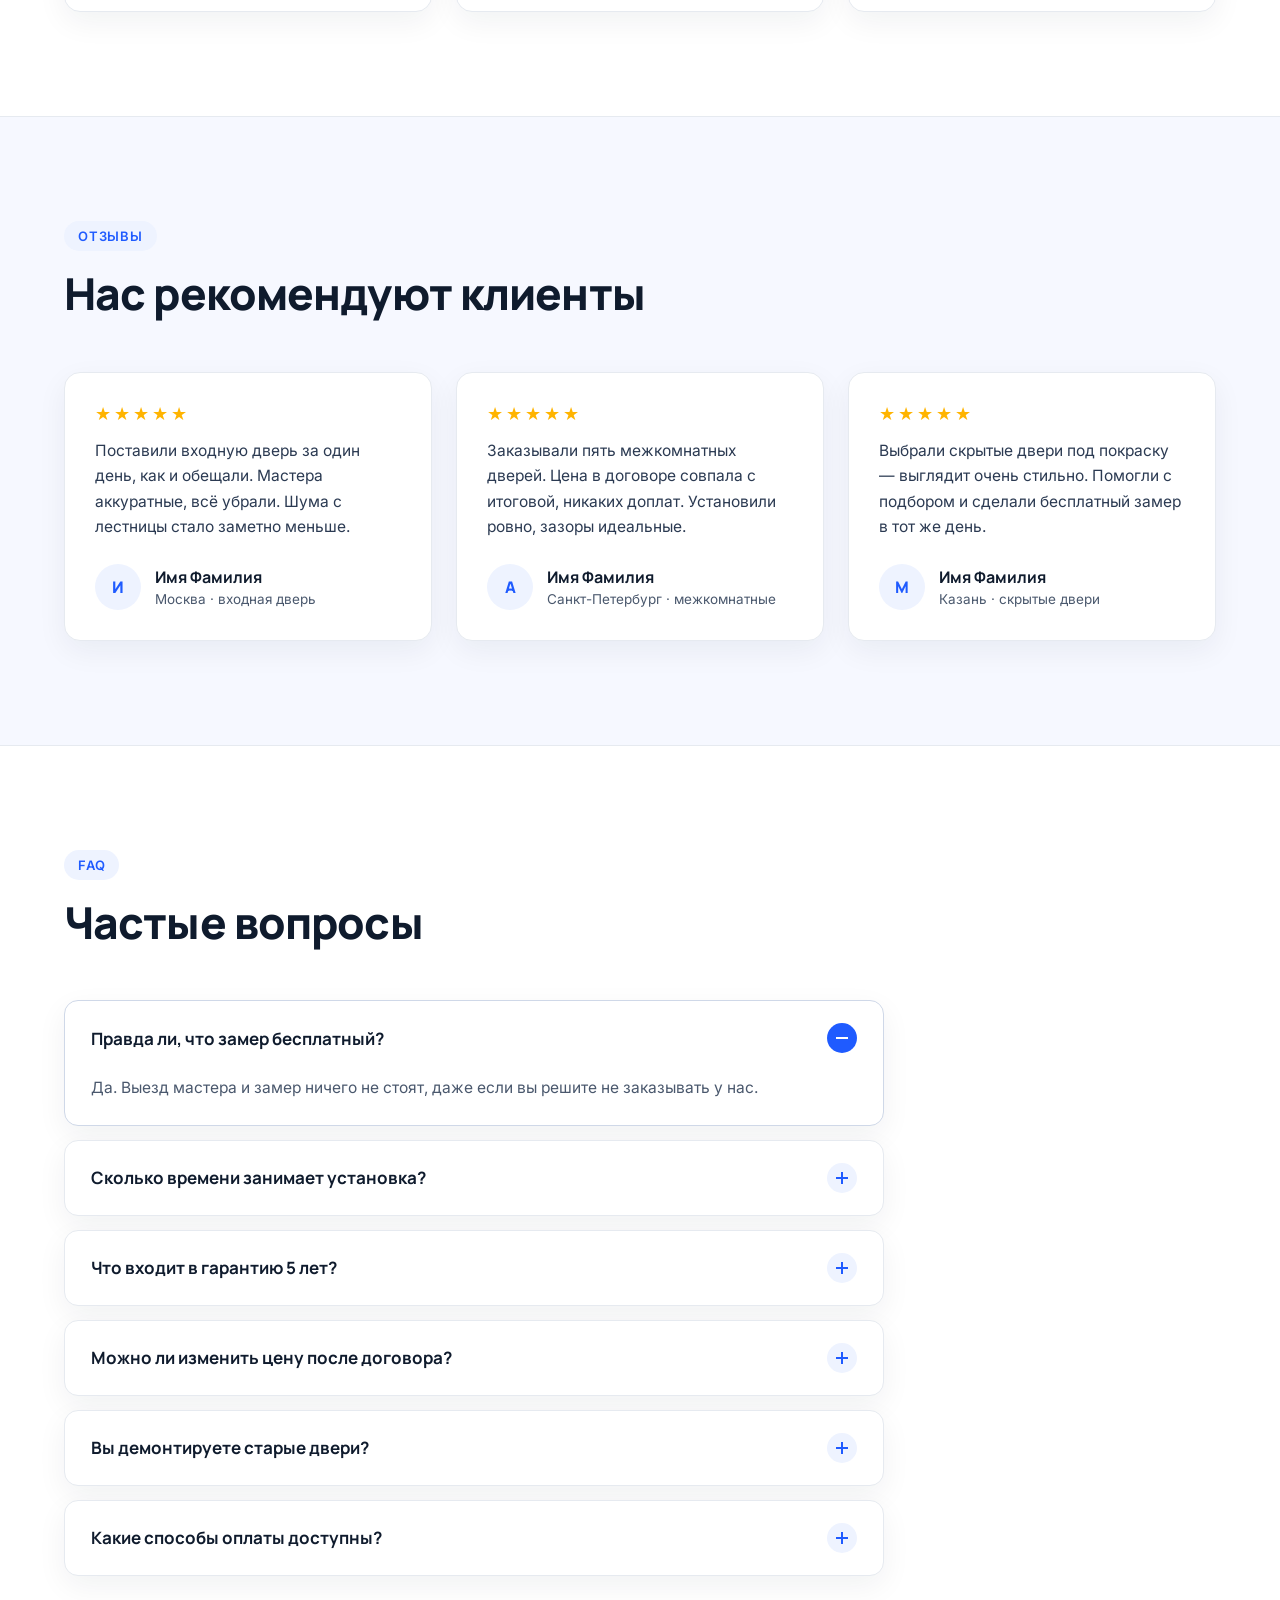
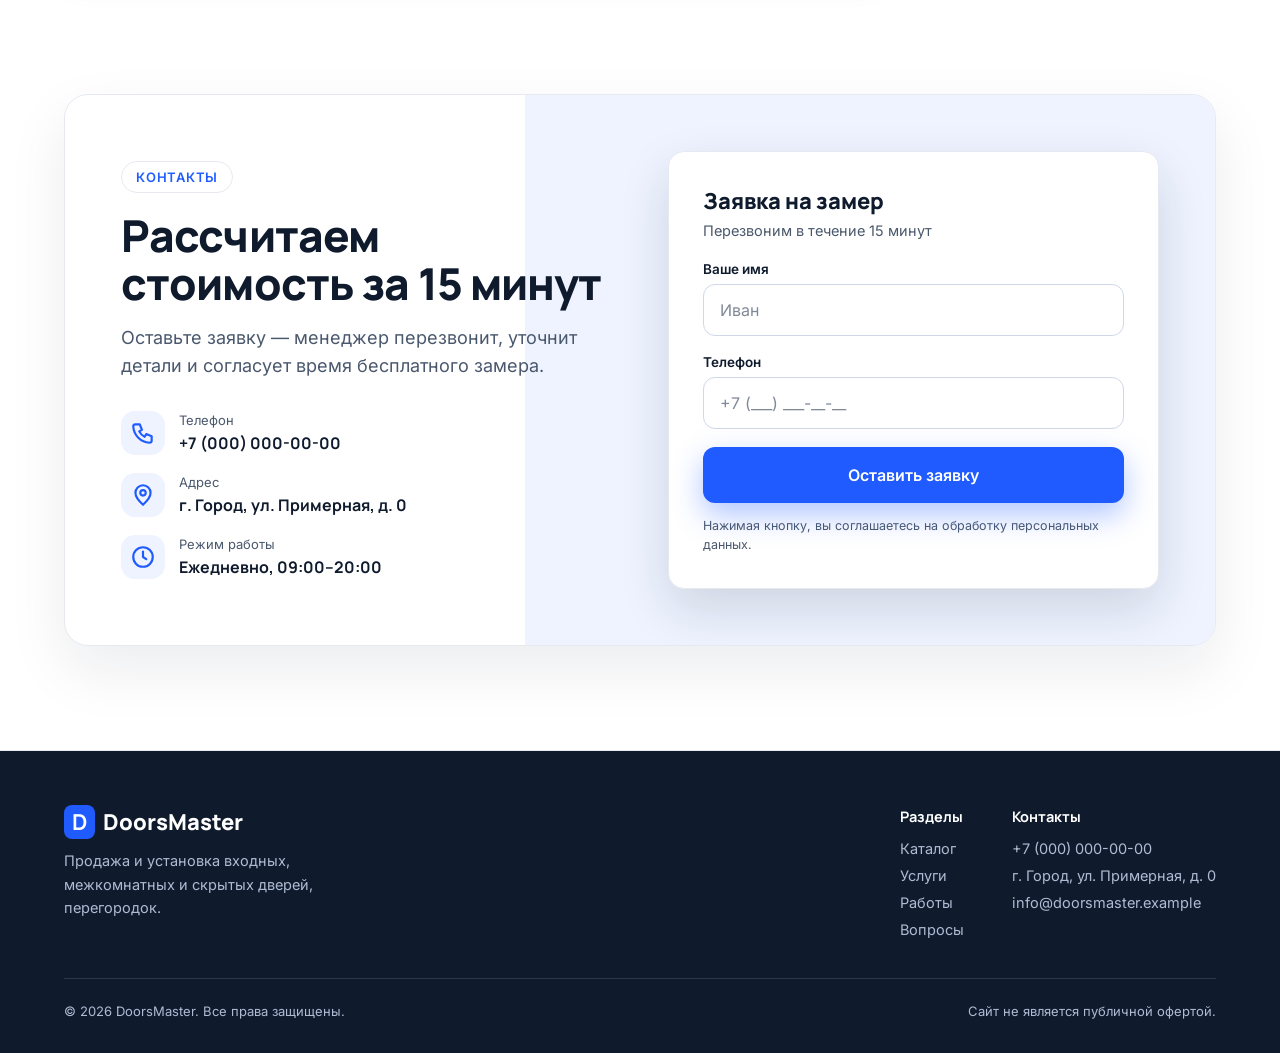
<file: works/doorsmaster.html>
<!DOCTYPE html>
<html lang="ru">
<head>
<meta charset="utf-8">
<meta name="viewport" content="width=device-width,initial-scale=1">
<title>DoorsMaster — установка входных и межкомнатных дверей за 1 день</title>
<meta name="description" content="DoorsMaster: продажа и установка входных, межкомнатных и скрытых дверей, перегородок. Бесплатный замер, фиксированная цена в договоре, гарантия 5 лет на монтаж.">
<meta name="theme-color" content="#1f5bff">
<meta name="color-scheme" content="light dark">
<meta property="og:type" content="website">
<meta property="og:locale" content="ru_RU">
<meta property="og:title" content="DoorsMaster — двери с установкой за 1 день">
<meta property="og:description" content="Бесплатный замер, фиксированная цена в договоре и гарантия 5 лет на монтаж.">
<script>
/* theme before first paint: saved choice → system preference */
(function(){var d=document.documentElement,t=null;
try{t=localStorage.getItem('theme')}catch(e){}
if(t!=='dark'&&t!=='light')t=(window.matchMedia&&matchMedia('(prefers-color-scheme: dark)').matches)?'dark':'light';
d.setAttribute('data-theme',t);d.classList.add('js');
var m=document.querySelector('meta[name="theme-color"]');if(m)m.setAttribute('content',t==='dark'?'#0a0a0b':'#1f5bff');})();
</script>
<link rel="icon" href="data:image/svg+xml,%3Csvg xmlns='http://www.w3.org/2000/svg' viewBox='0 0 32 32'%3E%3Crect width='32' height='32' rx='8' fill='%231f5bff'/%3E%3Ctext x='16' y='23' font-family='Arial' font-weight='800' font-size='20' text-anchor='middle' fill='white'%3ED%3C/text%3E%3C/svg%3E">
<link rel="stylesheet" href="../assets/css/fonts.css">
<style>
*{box-sizing:border-box;margin:0;padding:0}
:root{
 color-scheme:light;
 --blue:#1f5bff;--acc:#1f5bff;--acc2:#4d7dff;
 --bg:#fff;--bg2:#f6f8ff;--surface:#fff;--text:#0f1b2d;--muted:#4a586d;--line:#e6eaf0;--line2:#cfd8e8;--soft:#eef3ff;
 --hdr:rgba(255,255,255,.76);--hero-r:#eef3ff;--panel:#eef3ff;
 --sh1:0 10px 30px rgba(15,27,45,.06);--sh2:0 20px 50px rgba(15,27,45,.14);--sh3:0 24px 60px rgba(15,27,45,.08);
 --glow:rgba(31,91,255,.09);--glowb:rgba(31,91,255,.55);--orb:rgba(31,91,255,.17);--dot:rgba(15,27,45,.16);
 --foot:#0f1b2d;--foot-t:#aebbd3;--stats:#0f1b2d;--rev-p:#2b3a52;--btn-o:#fff;--btn-ob:#cfd8e8;--ring:rgba(31,91,255,.12);
 /* door illustration */
 --fr:#0f1b2d;--d-a:#dfe3ea;--d-b:#fff;--d-in:#c3cbd9;--d-h:#0f1b2d;--d-sh:rgba(15,27,45,.25);
 --in-a:#1b2a44;--in-b:#2a3d5f;--in-l:rgba(255,255,255,.22);--in-h:#cfd8e8;
 --im-a:#e7eaf0;--im-b:#fff;--im-bd:#fff;--im-ring:#cfd8e8;--im-in:#d3dae8;--im-h:#0f1b2d;
 --hid-bg:#eef3ff;--hid-ring:#d7e0f7;--hid-l:#cdd8f3;--hid-h:#aebcdf;
 --pt-a:#dbe7ff;--pt-b:#f7faff;--pt-c:#c9daff;--pt-l:rgba(31,91,255,.10);
 --pic:#eef3ff;--pic-f:#dbe4fa;--dsh:rgba(15,27,45,.2);--scf:rgba(15,27,45,.10);--pl:rgba(31,91,255,.14);--pl2:rgba(15,27,45,.08);
 --s1:linear-gradient(120deg,#eef3ff,#dbe6ff);--s2:linear-gradient(120deg,#f3f5f9,#e3e8f1);--s3:linear-gradient(120deg,#e6eeff,#f7f9ff);
 --s4:linear-gradient(120deg,#e9edf5,#f7f8fb);--s5:linear-gradient(120deg,#dde8ff,#eef3ff);--s6:linear-gradient(120deg,#f4f6fa,#e2e9f7);
 --ease:cubic-bezier(.22,1,.36,1);
}
[data-theme=dark]{
 color-scheme:dark;
 --acc:#4d7dff;--acc2:#7a9dff;
 --bg:#0a0a0b;--bg2:#0d0d10;--surface:#111114;--text:#f2f4f8;--muted:#9aa3b5;--line:rgba(255,255,255,.08);--line2:rgba(255,255,255,.14);--soft:rgba(77,125,255,.13);
 --hdr:rgba(10,10,11,.72);--hero-r:#0d1016;--panel:#0e1118;
 --sh1:0 10px 30px rgba(0,0,0,.35);--sh2:0 24px 60px rgba(0,0,0,.55);--sh3:0 24px 60px rgba(0,0,0,.4);
 --glow:rgba(77,125,255,.13);--glowb:rgba(110,150,255,.7);--orb:rgba(31,91,255,.26);--dot:rgba(255,255,255,.14);
 --foot:#060607;--foot-t:#8d96a8;--stats:#0f121a;--rev-p:#c3cad8;--btn-o:rgba(255,255,255,.04);--btn-ob:rgba(255,255,255,.16);--ring:rgba(77,125,255,.25);
 --fr:#323b50;--d-a:#14161b;--d-b:#262a33;--d-in:#3a4153;--d-h:#9fb0d4;--d-sh:rgba(0,0,0,.65);
 --in-a:#172036;--in-b:#243452;--in-l:rgba(255,255,255,.16);--in-h:#aab6d0;
 --im-a:#23262d;--im-b:#353944;--im-bd:#2b2f38;--im-ring:#444a58;--im-in:#4a5060;--im-h:#b9c2d6;
 --hid-bg:#12151c;--hid-ring:#2a3142;--hid-l:#2a3142;--hid-h:#4a5470;
 --pt-a:#14203d;--pt-b:#0d1424;--pt-c:#1c2e58;--pt-l:rgba(77,125,255,.16);
 --pic:#0e1119;--pic-f:#161c2b;--dsh:rgba(0,0,0,.55);--scf:rgba(0,0,0,.35);--pl:rgba(77,125,255,.2);--pl2:rgba(255,255,255,.06);
 --s1:linear-gradient(120deg,#0f1628,#0b1020);--s2:linear-gradient(120deg,#13151a,#0d0e12);--s3:linear-gradient(120deg,#0e1526,#111522);
 --s4:linear-gradient(120deg,#12141a,#0c0d11);--s5:linear-gradient(120deg,#0d1530,#0f1424);--s6:linear-gradient(120deg,#14161c,#0e1322);
}
html{scroll-behavior:smooth;scroll-padding-top:84px;-webkit-text-size-adjust:100%}
a{text-decoration:none;color:inherit}
body{background:var(--bg);color:var(--text);font-family:Inter,sans-serif;overflow-x:hidden;-webkit-font-smoothing:antialiased}
h1,h2,h3,.logo,.ph{font-family:Manrope,sans-serif}
::selection{background:var(--acc);color:#fff}
:focus-visible{outline:2px solid var(--acc);outline-offset:3px;border-radius:8px}
html.tt-anim *,html.tt-anim *:before,html.tt-anim *:after{transition:background-color .45s ease,color .45s ease,border-color .45s ease,box-shadow .45s ease,fill .45s ease,stroke .45s ease!important}
::view-transition-old(root),::view-transition-new(root){animation-duration:.4s;animation-timing-function:ease}

/* progress */
.prog{position:fixed;left:0;top:0;right:0;height:2px;z-index:60;background:linear-gradient(90deg,var(--acc),var(--acc2));transform:scaleX(0);transform-origin:0 50%;pointer-events:none}

/* header (glass) */
header{position:sticky;top:0;z-index:50;display:flex;justify-content:space-between;align-items:center;padding:17px 64px;font-size:15px;border-bottom:1px solid var(--line);background:var(--hdr);-webkit-backdrop-filter:saturate(1.6) blur(14px);backdrop-filter:saturate(1.6) blur(14px);transition:box-shadow .3s}
header.sc{box-shadow:0 8px 30px rgba(0,0,0,.08)}[data-theme=dark] header.sc{box-shadow:0 8px 30px rgba(0,0,0,.5)}
.logo{font-weight:800;font-size:22px;white-space:nowrap}.logo b{background:var(--blue);color:#fff;border-radius:8px;padding:2px 8px;margin-right:8px}
nav{display:flex;gap:32px;color:var(--muted)}
nav a{position:relative;transition:color .2s;padding:4px 0}nav a:hover{color:var(--text)}
nav a:not(.navph):after{content:"";position:absolute;left:0;right:0;bottom:-2px;height:2px;border-radius:2px;background:var(--acc);transform:scaleX(0);transform-origin:0 50%;transition:transform .35s var(--ease)}
nav a:not(.navph):hover:after{transform:scaleX(1)}
.hr{display:flex;align-items:center;gap:14px}
.ph{font-weight:700}
.tt{width:42px;height:42px;border-radius:12px;border:1px solid var(--line2);background:var(--surface);color:var(--text);cursor:pointer;position:relative;flex:none;transition:transform .25s var(--ease),border-color .2s}
.tt:hover{transform:translateY(-1px);border-color:var(--acc)}.tt:active{transform:scale(.94)}
.tt svg{position:absolute;left:50%;top:50%;width:20px;height:20px;margin:-10px 0 0 -10px;fill:none;stroke:currentColor;stroke-width:2;stroke-linecap:round;stroke-linejoin:round;transition:transform .5s var(--ease),opacity .3s}
.tt .sun{opacity:0;transform:rotate(-90deg) scale(.5)}
[data-theme=dark] .tt .sun{opacity:1;transform:none}[data-theme=dark] .tt .moon{opacity:0;transform:rotate(90deg) scale(.5)}
.burger{display:none;width:44px;height:44px;border:1px solid var(--line2);border-radius:12px;background:var(--surface);cursor:pointer;position:relative}
.burger span,.burger span:before,.burger span:after{position:absolute;left:12px;right:12px;height:2px;background:var(--text);border-radius:2px;content:"";transition:.25s}
.burger span{top:21px}.burger span:before{left:0;right:0;top:-7px}.burger span:after{left:0;right:0;top:7px}
.burger.open span{background:transparent}.burger.open span:before{top:0;transform:rotate(45deg)}.burger.open span:after{top:0;transform:rotate(-45deg)}

/* buttons */
.b{position:relative;overflow:hidden;display:inline-block;background:var(--blue);color:#fff;padding:18px 34px;border-radius:12px;font-weight:600;box-shadow:0 12px 30px rgba(31,91,255,.35);margin-right:12px;border:0;font:600 16px Inter,sans-serif;cursor:pointer;transform:translate3d(var(--tx,0px),calc(var(--ty,0px) + var(--lift,0px)),0);transition:transform .28s var(--ease),box-shadow .3s,background-color .2s,border-color .2s}
.b:hover{--lift:-2px;box-shadow:0 16px 36px rgba(31,91,255,.45)}.b:active{--lift:0px}
.b:after{content:"";position:absolute;top:0;bottom:0;left:0;width:60%;background:linear-gradient(100deg,transparent,rgba(255,255,255,.28),transparent);transform:translateX(-130%) skewX(-18deg);pointer-events:none}
.b:hover:after{transform:translateX(230%) skewX(-18deg);transition:transform .8s var(--ease)}
.b.o{background:var(--btn-o);color:var(--text);box-shadow:none;border:1px solid var(--btn-ob)}
.b.o:hover{border-color:var(--acc);box-shadow:0 0 0 4px var(--ring)}.b.o:after{display:none}
[data-theme=dark] .b{box-shadow:0 10px 34px rgba(31,91,255,.38)}

/* hero */
.hero{position:relative;overflow:hidden;min-height:max(640px,calc(100vh - 76px));display:grid;grid-template-columns:1fr 1fr;background:var(--bg)}
.hbg{position:absolute;inset:0;pointer-events:none;overflow:hidden}
.hbg .rp{position:absolute;top:0;bottom:0;right:0;width:55%;background:var(--hero-r)}
.hbg .dots{position:absolute;inset:0;background-image:radial-gradient(var(--dot) 1px,transparent 1.3px);background-size:26px 26px;-webkit-mask-image:radial-gradient(ellipse 85% 75% at 62% 48%,#000 20%,transparent 78%);mask-image:radial-gradient(ellipse 85% 75% at 62% 48%,#000 20%,transparent 78%)}
.orb{position:absolute;border-radius:50%;background:radial-gradient(circle,var(--orb),transparent 66%);width:640px;height:640px;will-change:transform}
.o1{right:-60px;top:-160px;animation:orb1 16s ease-in-out infinite alternate}
.o2{left:30%;bottom:-340px;opacity:.7;animation:orb2 20s ease-in-out infinite alternate}
@keyframes orb1{to{transform:translate3d(-90px,70px,0) scale(1.08)}}
@keyframes orb2{to{transform:translate3d(110px,-50px,0) scale(.92)}}
.hspot{position:absolute;left:0;top:0;width:560px;height:560px;margin:-280px 0 0 -280px;border-radius:50%;background:radial-gradient(circle,var(--glow),transparent 66%);opacity:0;transition:opacity .5s;will-change:transform}
.hero.hov .hspot{opacity:1}
.l,.r{position:relative;z-index:1}
.l{padding:40px 64px;display:flex;flex-direction:column;justify-content:center}
.pill{align-self:flex-start;display:inline-flex;align-items:center;gap:10px;font-size:13.5px;font-weight:500;color:var(--muted);border:1px solid var(--line2);background:var(--surface);padding:7px 14px 7px 12px;border-radius:99px;margin-bottom:26px}
.pill i{position:relative;width:8px;height:8px;border-radius:50%;background:#22c55e}
.pill i:after{content:"";position:absolute;inset:0;border-radius:50%;background:#22c55e;animation:ping 2s ease-out infinite}
@keyframes ping{0%{transform:scale(1);opacity:.7}100%{transform:scale(3.2);opacity:0}}
h1{font-weight:800;font-size:68px;line-height:1.05;letter-spacing:-.025em}
h1 span{background:linear-gradient(100deg,var(--acc) 20%,var(--acc2) 90%);-webkit-background-clip:text;background-clip:text;color:transparent;-webkit-text-fill-color:transparent}
.hero p{font-size:19px;line-height:1.6;color:var(--muted);margin:26px 0 34px;max-width:500px}
.hero .b{margin-bottom:10px}
.list{margin-top:42px;display:grid;grid-template-columns:1fr 1fr;gap:14px 30px;font-size:15px;max-width:520px}.list div:before{content:"✓";color:var(--acc);font-weight:800;margin-right:10px}
.r{display:flex;align-items:center;justify-content:center;padding:40px 0;perspective:1000px}
.dw{position:relative;transform:rotateY(var(--ry,0deg)) rotateX(var(--rx,0deg));transition:transform .25s ease-out;transform-style:preserve-3d}
.dw:before{content:"";position:absolute;left:-30px;right:-30px;bottom:-34px;height:46px;border-radius:50%;background:radial-gradient(ellipse at center,var(--dsh),transparent 70%)}
.d{width:300px;height:520px;background:linear-gradient(90deg,var(--d-a),var(--d-b) 50%,var(--d-a));border-radius:10px;border:10px solid var(--fr);box-shadow:0 40px 80px var(--d-sh);position:relative}
[data-theme=dark] .d{box-shadow:0 40px 90px rgba(0,0,0,.7),0 0 0 1px rgba(255,255,255,.05),0 0 90px rgba(31,91,255,.2)}
.d:before{content:"";position:absolute;inset:30px;border:2px solid var(--d-in)}
.d:after{content:"";position:absolute;right:20px;top:52%;width:10px;height:84px;background:var(--d-h);border-radius:5px}
.c{position:absolute;background:var(--surface);border:1px solid var(--line);border-radius:16px;padding:16px 22px;box-shadow:0 18px 40px rgba(15,27,45,.14);font-size:14px;color:var(--muted);animation:fl 6s ease-in-out infinite alternate;z-index:2}
[data-theme=dark] .c{background:rgba(20,20,24,.82);box-shadow:0 18px 40px rgba(0,0,0,.5)}
.c b{display:block;font-family:Manrope;font-size:26px;color:var(--text);font-variant-numeric:tabular-nums}
.c1{left:6%;top:18%}.c2{right:6%;bottom:16%;animation-delay:-3s}
@keyframes fl{from{transform:translate3d(0,-7px,0)}to{transform:translate3d(0,7px,0)}}

/* marquee */
.mq{border-top:1px solid var(--line);border-bottom:1px solid var(--line);background:var(--bg);padding:20px 0;overflow:hidden;-webkit-mask-image:linear-gradient(90deg,transparent,#000 8%,#000 92%,transparent);mask-image:linear-gradient(90deg,transparent,#000 8%,#000 92%,transparent)}
.mqt{display:flex;width:max-content;animation:mq 42s linear infinite}
.mq:hover .mqt{animation-play-state:paused}
.mqg{display:flex;flex:none}
.mqg span{display:flex;align-items:center;gap:14px;padding:0 22px;font:600 15px Manrope,sans-serif;color:var(--muted);white-space:nowrap}
.mqg span:after{content:"";width:5px;height:5px;border-radius:50%;background:var(--acc);margin-left:22px;opacity:.7}
.mqg svg{width:20px;height:20px;stroke:var(--acc);fill:none;stroke-width:2;stroke-linecap:round;stroke-linejoin:round}
@keyframes mq{to{transform:translate3d(-50%,0,0)}}

/* sections */
section{padding:104px 64px}
.wrap{max-width:1200px;margin:0 auto}
.tag{display:inline-block;color:var(--acc);background:var(--soft);font-weight:600;font-size:13px;letter-spacing:.06em;text-transform:uppercase;padding:7px 14px;border-radius:99px;margin-bottom:18px}
.tag.w{background:var(--surface);border:1px solid var(--line)}
h2{font-weight:800;font-size:44px;line-height:1.1;letter-spacing:-.02em;max-width:720px}
.sub{font-size:18px;line-height:1.6;color:var(--muted);margin-top:16px;max-width:620px}
.head{margin-bottom:54px}
.alt{background:var(--bg2);border-top:1px solid var(--line);border-bottom:1px solid var(--line)}

/* spotlight glow (cursor-follow) */
.spot{position:relative}
.glow{position:absolute;inset:0;border-radius:inherit;pointer-events:none;opacity:0;transition:opacity .35s;z-index:3}
.glow:before,.glow:after{content:"";position:absolute;inset:0;border-radius:inherit}
.glow:before{background:radial-gradient(340px circle at var(--mx,50%) var(--my,50%),var(--glow),transparent 70%)}
.glow:after{padding:1px;background:radial-gradient(260px circle at var(--mx,50%) var(--my,50%),var(--glowb),transparent 70%);-webkit-mask:linear-gradient(#000 0 0) content-box,linear-gradient(#000 0 0);-webkit-mask-composite:xor;mask:linear-gradient(#000 0 0) content-box,linear-gradient(#000 0 0);mask-composite:exclude}
.spot:hover>.glow{opacity:1}

/* catalog */
.grid4{display:grid;grid-template-columns:repeat(4,1fr);gap:24px}
.card{background:var(--surface);border:1px solid var(--line);border-radius:16px;overflow:hidden;box-shadow:var(--sh1);transition:transform .45s var(--ease),border-color .3s;display:flex;flex-direction:column}
.card:hover{transform:translate3d(0,-6px,0)}
.pic{height:250px;background:var(--pic);display:flex;align-items:flex-end;justify-content:center;position:relative;overflow:hidden}
.pic:before{content:"";position:absolute;left:0;right:0;bottom:0;height:22px;background:var(--pic-f)}
.pic .dr{transition:transform .6s var(--ease);transform-origin:50% 100%}.card:hover .pic .dr{transform:scale(1.04)}
.card .body{padding:22px 24px 26px;display:flex;flex-direction:column;flex:1}
.card h3{font-size:21px;font-weight:800}
.card p{font-size:14.5px;line-height:1.55;color:var(--muted);margin:8px 0 18px;flex:1}
.price{font-family:Manrope;font-weight:800;font-size:20px;color:var(--text)}.price small{font-weight:500;font-size:14px;color:var(--muted)}
.card .more{margin-top:14px;color:var(--acc);font-weight:600;font-size:15px;display:inline-block;transition:transform .3s var(--ease)}.card:hover .more{transform:translate3d(4px,0,0)}
/* css doors */
.dr{position:relative;width:118px;height:206px;border-radius:6px 6px 0 0;z-index:1;margin-bottom:22px}
.dr:after{content:"";position:absolute;width:7px;height:34px;border-radius:4px;top:52%;background:var(--fr)}
.dr.in{background:linear-gradient(90deg,var(--in-a),var(--in-b) 50%,var(--in-a));border:7px solid var(--fr);box-shadow:0 18px 30px var(--dsh)}
.dr.in:before{content:"";position:absolute;inset:18px;border:2px solid var(--in-l);border-radius:3px}
.dr.in:after{right:11px;background:var(--in-h)}
.dr.im{background:linear-gradient(90deg,var(--im-a),var(--im-b) 50%,var(--im-a));border:7px solid var(--im-bd);box-shadow:0 18px 30px var(--dsh),0 0 0 2px var(--im-ring)}
.dr.im:before{content:"";position:absolute;inset:16px;border:2px solid var(--im-in)}
.dr.im:after{right:10px;background:var(--im-h)}
.dr.hid{background:var(--hid-bg);border:0;width:150px;box-shadow:inset 0 0 0 2px var(--hid-ring)}
.dr.hid:before{content:"";position:absolute;left:16px;top:0;bottom:0;width:2px;background:var(--hid-l);box-shadow:116px 0 0 var(--hid-l)}
.dr.hid:after{width:34px;height:3px;left:50%;top:50%;margin-left:-17px;background:var(--hid-h)}
.dr.part{width:190px;height:206px;border:5px solid var(--fr);background:repeating-linear-gradient(90deg,var(--pt-l) 0 1px,transparent 1px 3px),linear-gradient(135deg,var(--pt-a),var(--pt-b) 60%,var(--pt-c));box-shadow:0 18px 30px var(--dsh)}
.dr.part:before{content:"";position:absolute;left:50%;top:0;bottom:0;width:5px;margin-left:-2.5px;background:var(--fr)}
.dr.part:after{display:none}

/* services — bento */
.bento{display:grid;grid-template-columns:repeat(4,1fr);gap:20px}
.svc{background:var(--surface);border:1px solid var(--line);border-radius:18px;padding:30px;box-shadow:var(--sh1);overflow:hidden;transition:transform .45s var(--ease),border-color .3s}
.svc:hover{transform:translate3d(0,-4px,0)}
.svc.w{grid-column:span 2;background:radial-gradient(420px circle at 100% 0,var(--soft),transparent 70%),var(--surface);display:flex;flex-direction:column;justify-content:flex-end;min-height:250px}
.svc.w h3{font-size:26px}
.svc.w p{max-width:380px}
.deco{position:absolute;right:-18px;top:-12px;width:190px;height:190px;stroke:var(--acc);fill:none;stroke-width:1;stroke-linecap:round;stroke-linejoin:round;opacity:.16;pointer-events:none;transition:transform .7s var(--ease)}
.svc.w:hover .deco{transform:rotate(-6deg) scale(1.06)}
.ic{width:52px;height:52px;border-radius:14px;background:var(--soft);color:var(--acc);display:flex;align-items:center;justify-content:center;margin-bottom:20px}
.svc.w .ic{margin-top:auto}
.ic svg{width:26px;height:26px;stroke:currentColor;fill:none;stroke-width:2;stroke-linecap:round;stroke-linejoin:round}
.svc h3{font-size:20px;font-weight:800;margin-bottom:8px}.svc p{font-size:15px;line-height:1.6;color:var(--muted)}
.chip{display:inline-block;font-size:12.5px;font-weight:600;color:#16a34a;background:rgba(34,197,94,.12);padding:4px 10px;border-radius:99px;margin-bottom:12px;align-self:flex-start}
[data-theme=dark] .chip{color:#4ade80}

/* stats */
.stats{background:radial-gradient(520px circle at 100% 0,rgba(31,91,255,.34),transparent 65%),var(--stats);color:#fff;border-radius:24px;padding:56px 48px;display:grid;grid-template-columns:repeat(4,1fr);gap:24px;position:relative;overflow:hidden;border:1px solid transparent}
[data-theme=dark] .stats{border-color:var(--line)}
.st{position:relative;text-align:left;border-left:1px solid rgba(255,255,255,.14);padding-left:26px}.st:first-child{border:0;padding-left:0}
.st b{display:block;font-family:Manrope;font-weight:800;font-size:46px;letter-spacing:-.02em;font-variant-numeric:tabular-nums}
.st span{color:#aebbd3;font-size:15px}
.stsec{padding-top:0}

/* steps */
.steps{display:grid;grid-template-columns:repeat(5,1fr);gap:20px;counter-reset:s;position:relative}
.step{background:var(--surface);border:1px solid var(--line);border-radius:16px;padding:26px 22px;box-shadow:var(--sh1);position:relative;transition:transform .45s var(--ease)}
.step:hover{transform:translate3d(0,-4px,0)}
.step:before{counter-increment:s;content:counter(s);display:flex;align-items:center;justify-content:center;width:42px;height:42px;border-radius:12px;background:var(--blue);color:#fff;font-family:Manrope;font-weight:800;margin-bottom:18px;box-shadow:0 8px 20px rgba(31,91,255,.3)}
.step h3{font-size:18px;font-weight:800;margin-bottom:8px}.step p{font-size:14.5px;line-height:1.55;color:var(--muted)}

/* gallery */
.gal{display:grid;grid-template-columns:repeat(3,1fr);gap:24px}
.work{border-radius:16px;overflow:hidden;border:1px solid var(--line);box-shadow:var(--sh1);background:var(--surface);transition:transform .45s var(--ease)}
.work:hover{transform:translate3d(0,-4px,0)}
.scene{height:260px;position:relative;display:flex;align-items:flex-end;justify-content:center;overflow:hidden}
.scene:after{content:"";position:absolute;left:0;right:0;bottom:0;height:34px;background:var(--scf)}
.scene .dr{z-index:2;margin-bottom:34px;transform:scale(1.05);transform-origin:bottom}
.s1{background:var(--s1)}.s2{background:var(--s2)}.s3{background:var(--s3)}.s4{background:var(--s4)}.s5{background:var(--s5)}.s6{background:var(--s6)}
.scene .pl{position:absolute;left:14%;bottom:34px;width:46px;height:86px;border-radius:50% 50% 8px 8px/40% 40% 8px 8px;background:var(--pl);z-index:1}
.scene .pl.r2{left:auto;right:12%;height:60px;width:70px;background:var(--pl2);border-radius:10px}
.work .cap{padding:18px 22px}.work .cap b{font-family:Manrope;font-weight:800;font-size:17px;display:block}.work .cap span{font-size:14px;color:var(--muted)}

/* reviews */
.rev{background:var(--surface);border:1px solid var(--line);border-radius:16px;padding:30px;box-shadow:var(--sh1);display:flex;flex-direction:column;transition:transform .45s var(--ease)}
.rev:hover{transform:translate3d(0,-4px,0)}
.stars{color:#ffb400;letter-spacing:3px;font-size:18px;margin-bottom:14px}
.rev p{font-size:15.5px;line-height:1.65;color:var(--rev-p);flex:1}
.who{display:flex;gap:14px;align-items:center;margin-top:24px}
.av{width:46px;height:46px;border-radius:50%;background:var(--soft);color:var(--acc);display:flex;align-items:center;justify-content:center;font-family:Manrope;font-weight:800}
.who b{display:block;font-family:Manrope}.who span{font-size:13.5px;color:var(--muted)}
.grid3{display:grid;grid-template-columns:repeat(3,1fr);gap:24px}

/* faq */
.faq{max-width:820px}
.q{border:1px solid var(--line);border-radius:14px;background:var(--surface);margin-bottom:14px;box-shadow:var(--sh1);overflow:hidden;transition:border-color .3s}
.q.open{border-color:var(--line2)}
.q button{width:100%;text-align:left;background:none;border:0;padding:22px 26px;font:700 17px Manrope,sans-serif;color:var(--text);display:flex;justify-content:space-between;align-items:center;gap:16px;cursor:pointer}
.q button i{flex:none;width:30px;height:30px;border-radius:50%;background:var(--soft);position:relative;transition:background-color .3s,transform .5s var(--ease)}
.q button i:before,.q button i:after{content:"";position:absolute;left:9px;right:9px;top:14px;height:2px;background:var(--acc);transition:background-color .3s,transform .4s var(--ease)}
.q button i:after{transform:rotate(90deg)}
.q.open button i{background:var(--blue);transform:rotate(180deg)}.q.open button i:before,.q.open button i:after{background:#fff}.q.open button i:after{transform:rotate(0)}
.ans{display:grid;grid-template-rows:0fr;transition:grid-template-rows .45s var(--ease)}
.q.open .ans{grid-template-rows:1fr}
.ans>.ai{overflow:hidden;min-height:0}
.ai>div{padding:0 26px 24px;font-size:15.5px;line-height:1.65;color:var(--muted);opacity:0;transform:translate3d(0,-8px,0);transition:opacity .3s,transform .5s var(--ease)}
.q.open .ai>div{opacity:1;transform:none;transition-delay:.08s}

/* contacts */
.contact{position:relative;overflow:hidden;display:grid;grid-template-columns:1fr 1fr;gap:56px;align-items:center;background:var(--bg);border:1px solid var(--line);border-radius:24px;padding:56px;box-shadow:var(--sh3)}
.contact:before{content:"";position:absolute;top:0;bottom:0;right:0;left:40%;background:var(--panel)}
[data-theme=dark] .contact:after{content:"";position:absolute;right:-120px;top:-160px;width:520px;height:520px;border-radius:50%;background:radial-gradient(circle,rgba(31,91,255,.22),transparent 65%);pointer-events:none}
.contact>*{position:relative;z-index:1}
.info{margin-top:30px;display:grid;gap:18px}
.info div{display:flex;gap:14px;align-items:flex-start;font-size:16px;line-height:1.5}
.info .ic{width:44px;height:44px;margin:0;flex:none;background:var(--soft)}
.info small{display:block;color:var(--muted);font-size:13px}
.info strong{font-family:Manrope;font-weight:700}
form{background:var(--surface);border:1px solid var(--line);border-radius:16px;padding:34px;box-shadow:var(--sh2)}
form h3{font-size:22px;font-weight:800;margin-bottom:6px}form .hint{font-size:14.5px;color:var(--muted);margin-bottom:22px}
label{display:block;font-size:13.5px;font-weight:600;margin-bottom:7px}
input{width:100%;border:1px solid var(--line2);border-radius:12px;padding:15px 16px;font:400 16px Inter,sans-serif;color:var(--text);margin-bottom:18px;transition:border-color .2s,box-shadow .2s,background-color .3s;background:var(--bg)}
[data-theme=dark] input{background:#0a0a0b}
input::placeholder{color:var(--muted);opacity:.7}
input:focus{outline:0;border-color:var(--acc);box-shadow:0 0 0 4px var(--ring)}
form .b{width:100%;margin:0;text-align:center}
.agree{font-size:12.5px;color:var(--muted);margin-top:14px;line-height:1.5}
.ok{display:none;text-align:center;padding:30px 10px}
.ok .tick{width:64px;height:64px;border-radius:50%;background:var(--blue);color:#fff;font-size:30px;display:flex;align-items:center;justify-content:center;margin:0 auto 18px;box-shadow:0 12px 30px rgba(31,91,255,.35)}
.ok h3{margin-bottom:8px}.ok p{color:var(--muted);line-height:1.6}
.sent form .f{display:none}.sent .ok{display:block}

/* footer */
footer{background:var(--foot);color:var(--foot-t);padding:56px 64px 34px;border-top:1px solid var(--line)}
.fw{max-width:1200px;margin:0 auto;display:flex;justify-content:space-between;gap:40px;flex-wrap:wrap}
footer .logo{color:#fff;margin-bottom:12px}footer p{font-size:14.5px;line-height:1.6;max-width:320px}
.fc{display:flex;gap:48px;flex-wrap:wrap}.fc div{display:grid;gap:10px;font-size:14.5px;align-content:start}.fc b{color:#fff;font-family:Manrope;margin-bottom:4px}.fc a{transition:color .2s}.fc a:hover{color:#fff}
.copy{max-width:1200px;margin:40px auto 0;padding-top:24px;border-top:1px solid rgba(255,255,255,.12);font-size:13px;display:flex;justify-content:space-between;flex-wrap:wrap;gap:10px}

/* reveal (opacity/transform only) */
.js .rv{opacity:0;transform:translate3d(0,26px,0);transition:opacity .9s var(--ease),transform .9s var(--ease);transition-delay:var(--d,0s)}
.js .rv.in{opacity:1;transform:none}
.navph{display:none}

@media (prefers-reduced-motion:reduce){
 html{scroll-behavior:auto}
 *,*:before,*:after{animation:none!important;transition-duration:.01ms!important;transition-delay:0s!important}
 .js .rv{opacity:1;transform:none}
 .mq{overflow-x:auto}.mqg+.mqg{display:none}
}

/* responsive */
@media (max-width:1100px){
 header{padding:15px 32px}nav{gap:20px}
 .l{padding:40px 32px}h1{font-size:52px}
 section{padding:84px 32px}
 .grid4{grid-template-columns:repeat(2,1fr)}
 .bento{grid-template-columns:repeat(2,1fr)}
 .steps{grid-template-columns:repeat(3,1fr)}
 .stats{grid-template-columns:repeat(2,1fr);gap:36px 24px}.st:nth-child(3){border:0;padding-left:0}
 .contact{padding:40px}
}
@media (max-width:860px){
 header{padding:14px 20px}
 .burger{display:block}
 .ph{display:none}
 .hr{gap:10px}
 nav{position:absolute;top:100%;left:0;right:0;background:var(--bg);flex-direction:column;gap:0;padding:8px 20px 20px;border-bottom:1px solid var(--line);box-shadow:0 24px 40px rgba(0,0,0,.14);transform:translate3d(0,-12px,0);opacity:0;pointer-events:none;visibility:hidden;transition:transform .3s var(--ease),opacity .25s,visibility .25s}
 nav.open{transform:none;opacity:1;pointer-events:auto;visibility:visible}
 nav a{padding:15px 0;border-bottom:1px solid var(--line);font-size:17px;color:var(--text)}
 nav a:not(.navph):after{display:none}
 nav a.navph{display:block;color:var(--acc);font-weight:700;border:0}
 .hero{grid-template-columns:1fr;min-height:0}
 .hbg .rp{left:0;width:auto;top:auto;height:42%}
 .l{padding:44px 20px 10px}h1{font-size:40px}.hero p{font-size:17px}
 .r{padding:30px 0 56px}.d{width:230px;height:400px}
 .c{padding:12px 16px}.c b{font-size:21px}.c1{left:3%;top:12%}.c2{right:3%;bottom:10%}
 section{padding:64px 20px}h2{font-size:32px}
 .grid3,.gal{grid-template-columns:1fr 1fr}
 .contact{grid-template-columns:1fr;padding:28px 20px;gap:34px}
 .contact:before{left:0;top:48%}
 .stsec{padding-top:0}.stats{padding:36px 26px}
 footer{padding:44px 20px 28px}
 .mq{padding:16px 0}
}
@media (max-width:600px){
 .list{grid-template-columns:1fr}
 .b{padding:16px 26px}
 .grid4,.grid3,.gal,.steps,.bento{grid-template-columns:1fr}
 .svc.w{grid-column:auto;min-height:0}.svc.w h3{font-size:22px}
 .pic{height:230px}.st b{font-size:36px}
 .stats{grid-template-columns:1fr 1fr;padding:30px 20px}.st{padding-left:16px}
 .st:nth-child(odd){border:0;padding-left:0}
 .head{margin-bottom:34px}
 form{padding:24px 20px}
 .hero .b{display:block;margin-right:0;text-align:center}
}
</style>
</head>
<body>
<div class="prog" id="prog" aria-hidden="true"></div>
<header id="hdr">
  <a class="logo" href="#top"><b>D</b>DoorsMaster</a>
  <nav id="nav">
    <a href="#catalog">Каталог</a>
    <a href="#services">Услуги</a>
    <a href="#works">Работы</a>
    <a href="#reviews">Отзывы</a>
    <a href="#faq">Вопросы</a>
    <a href="#contacts">Контакты</a>
    <a class="navph" href="tel:+70000000000">+7 (000) 000-00-00</a>
  </nav>
  <div class="hr">
    <a class="ph" href="tel:+70000000000">+7 (000) 000-00-00</a>
    <button class="tt" id="tt" type="button" aria-label="Переключить тему" title="Светлая / тёмная тема">
      <svg class="moon" viewBox="0 0 24 24"><path d="M21 12.8A9 9 0 1 1 11.2 3a7 7 0 0 0 9.8 9.8z"/></svg>
      <svg class="sun" viewBox="0 0 24 24"><circle cx="12" cy="12" r="4"/><path d="M12 2v2M12 20v2M4.9 4.9l1.4 1.4M17.7 17.7l1.4 1.4M2 12h2M20 12h2M4.9 19.1l1.4-1.4M17.7 6.3l1.4-1.4"/></svg>
    </button>
    <button class="burger" id="burger" aria-label="Меню" aria-expanded="false"><span></span></button>
  </div>
</header>

<main id="top">
<div class="hero" id="hero">
  <div class="hbg" aria-hidden="true"><div class="rp"></div><div class="dots"></div><div class="orb o1"></div><div class="orb o2"></div><div class="hspot" id="hspot"></div></div>
  <div class="l">
    <span class="pill"><i></i>Установка дверей под ключ</span>
    <h1>Качественные двери с <span>установкой за 1 день</span></h1>
    <p>Бесплатный замер, фиксированная цена в договоре и гарантия 5 лет на монтаж.</p>
    <div><a class="b" href="#contacts">Рассчитать стоимость</a><a class="b o" href="#catalog">Каталог</a></div>
    <div class="list"><div>Бесплатный замер</div><div>Гарантия 5 лет</div><div>Монтаж от 2 часов</div><div>Уборка после работ</div></div>
  </div>
  <div class="r" id="hr"><div class="dw" id="dw"><div class="d"></div></div><div class="c c1"><b data-n="1200" data-s="+">1200+</b>установленных дверей</div><div class="c c2"><b>★ 4.9</b>рейтинг клиентов</div></div>
</div>

<div class="mq" aria-label="Наши преимущества"><div class="mqt"><div class="mqg"><span><svg viewBox="0 0 24 24"><path d="M5 12l4 4 10-10"/></svg>Бесплатный замер</span><span><svg viewBox="0 0 24 24"><path d="M12 3 4 6v6c0 5 3.4 8 8 9 4.6-1 8-4 8-9V6z"/><path d="m9 12 2 2 4-4"/></svg>Гарантия 5 лет на монтаж</span><span><svg viewBox="0 0 24 24"><path d="M6 3h9l4 4v14H6z"/><path d="M14 3v5h5M9 13h6M9 17h6"/></svg>Фиксированная цена в договоре</span><span><svg viewBox="0 0 24 24"><circle cx="12" cy="12" r="9"/><path d="M12 7v5l3 2"/></svg>Монтаж от 2 часов</span><span><svg viewBox="0 0 24 24"><path d="m12 3 1.8 4.7L18.5 9.5l-4.7 1.8L12 16l-1.8-4.7L5.5 9.5l4.7-1.8z"/></svg>Уборка после работ</span><span><svg viewBox="0 0 24 24"><path d="M2 6h12v10H2zM14 9h4l4 3v4h-8z"/><circle cx="7" cy="18" r="2"/><circle cx="18" cy="18" r="2"/></svg>Доставка и подъём на этаж</span><span><svg viewBox="0 0 24 24"><path d="M4 7h16M9 7V4h6v3M6 7l1 13h10l1-13"/></svg>Демонтаж старых дверей</span><span><svg viewBox="0 0 24 24"><rect x="3" y="6" width="18" height="13" rx="2"/><path d="M3 10h18"/></svg>Рассрочка</span></div><div class="mqg" aria-hidden="true"><span><svg viewBox="0 0 24 24"><path d="M5 12l4 4 10-10"/></svg>Бесплатный замер</span><span><svg viewBox="0 0 24 24"><path d="M12 3 4 6v6c0 5 3.4 8 8 9 4.6-1 8-4 8-9V6z"/><path d="m9 12 2 2 4-4"/></svg>Гарантия 5 лет на монтаж</span><span><svg viewBox="0 0 24 24"><path d="M6 3h9l4 4v14H6z"/><path d="M14 3v5h5M9 13h6M9 17h6"/></svg>Фиксированная цена в договоре</span><span><svg viewBox="0 0 24 24"><circle cx="12" cy="12" r="9"/><path d="M12 7v5l3 2"/></svg>Монтаж от 2 часов</span><span><svg viewBox="0 0 24 24"><path d="m12 3 1.8 4.7L18.5 9.5l-4.7 1.8L12 16l-1.8-4.7L5.5 9.5l4.7-1.8z"/></svg>Уборка после работ</span><span><svg viewBox="0 0 24 24"><path d="M2 6h12v10H2zM14 9h4l4 3v4h-8z"/><circle cx="7" cy="18" r="2"/><circle cx="18" cy="18" r="2"/></svg>Доставка и подъём на этаж</span><span><svg viewBox="0 0 24 24"><path d="M4 7h16M9 7V4h6v3M6 7l1 13h10l1-13"/></svg>Демонтаж старых дверей</span><span><svg viewBox="0 0 24 24"><rect x="3" y="6" width="18" height="13" rx="2"/><path d="M3 10h18"/></svg>Рассрочка</span></div></div></div>

<section id="catalog">
 <div class="wrap">
  <div class="head rv"><span class="tag">Каталог</span><h2>Двери на любой вкус и бюджет</h2><p class="sub">Работаем напрямую с производителями, поэтому предлагаем честные цены и широкий выбор готовых решений.</p></div>
  <div class="grid4">
   <article class="card rv spot"><div class="pic"><div class="dr in"></div></div><div class="body"><h3>Входные</h3><p>Стальные утеплённые двери с шумоизоляцией и надёжными замками.</p><div class="price"><small>от</small> 24 900 ₽</div><a class="more" href="#contacts">Подобрать →</a></div></article>
   <article class="card rv spot" style="--d:.08s"><div class="pic"><div class="dr im"></div></div><div class="body"><h3>Межкомнатные</h3><p>Шпон, эмаль, экошпон и стекло — в любом стиле интерьера.</p><div class="price"><small>от</small> 7 500 ₽</div><a class="more" href="#contacts">Подобрать →</a></div></article>
   <article class="card rv spot" style="--d:.16s"><div class="pic"><div class="dr hid"></div></div><div class="body"><h3>Скрытые</h3><p>Двери «невидимки» под покраску заподлицо со стеной.</p><div class="price"><small>от</small> 18 900 ₽</div><a class="more" href="#contacts">Подобрать →</a></div></article>
   <article class="card rv spot" style="--d:.24s"><div class="pic"><div class="dr part"></div></div><div class="body"><h3>Перегородки</h3><p>Стеклянные и раздвижные перегородки для зонирования пространства.</p><div class="price"><small>от</small> 12 500 ₽</div><a class="more" href="#contacts">Подобрать →</a></div></article>
  </div>
 </div>
</section>

<section id="services" class="alt">
 <div class="wrap">
  <div class="head rv"><span class="tag">Услуги</span><h2>Всё для двери — под ключ</h2><p class="sub">От первого замера до уборки после монтажа. Один подрядчик, одна цена, одна гарантия.</p></div>
  <div class="bento">
   <div class="svc w rv spot"><svg class="deco" viewBox="0 0 24 24" aria-hidden="true"><path d="M3 17 17 3l4 4L7 21H3z"/><path d="M13 7l4 4M8 12l2 2M5 15l2 2"/></svg><span class="chip">Бесплатно</span><div class="ic"><svg viewBox="0 0 24 24"><path d="M3 17 17 3l4 4L7 21H3z"/><path d="M13 7l4 4M8 12l2 2M5 15l2 2"/></svg></div><h3>Бесплатный замер</h3><p>Мастер приедет в удобное время, точно измерит проём и подскажет оптимальную модель.</p></div>
   <div class="svc rv spot" style="--d:.08s"><div class="ic"><svg viewBox="0 0 24 24"><path d="M2 6h12v10H2zM14 9h4l4 3v4h-8z"/><circle cx="7" cy="18" r="2"/><circle cx="18" cy="18" r="2"/></svg></div><h3>Доставка</h3><p>Привезём двери аккуратно и в срок, поднимем на этаж и проверим комплектацию.</p></div>
   <div class="svc rv spot" style="--d:.16s"><div class="ic"><svg viewBox="0 0 24 24"><path d="M4 7h16M9 7V4h6v3M6 7l1 13h10l1-13M10 11v6M14 11v6"/></svg></div><h3>Демонтаж</h3><p>Бережно снимем старую дверь и коробку, вывезем мусор без повреждения отделки.</p></div>
   <div class="svc rv spot"><div class="ic"><svg viewBox="0 0 24 24"><path d="M14.7 6.3a4 4 0 0 0-5.4 5.4L3 18l3 3 6.3-6.3a4 4 0 0 0 5.4-5.4l-2.6 2.6-2.4-.6-.6-2.4z"/></svg></div><h3>Монтаж</h3><p>Профессиональная установка от 2 часов: ровно, тихо, с регулировкой и настройкой замков.</p></div>
   <div class="svc rv spot" style="--d:.08s"><div class="ic"><svg viewBox="0 0 24 24"><path d="M12 3 4 6v6c0 5 3.4 8 8 9 4.6-1 8-4 8-9V6z"/><path d="m9 12 2 2 4-4"/></svg></div><h3>Гарантия 5 лет</h3><p>Письменная гарантия на монтаж и фурнитуру. Приедем и устраним любой недочёт.</p></div>
   <div class="svc w rv spot" style="--d:.16s"><svg class="deco" viewBox="0 0 24 24" aria-hidden="true"><path d="m12 3 1.8 4.7L18.5 9.5l-4.7 1.8L12 16l-1.8-4.7L5.5 9.5l4.7-1.8zM19 15l.8 2.2L22 18l-2.2.8L19 21l-.8-2.2L16 18l2.2-.8z"/></svg><div class="ic"><svg viewBox="0 0 24 24"><path d="m12 3 1.8 4.7L18.5 9.5l-4.7 1.8L12 16l-1.8-4.7L5.5 9.5l4.7-1.8zM19 15l.8 2.2L22 18l-2.2.8L19 21l-.8-2.2L16 18l2.2-.8z"/></svg></div><h3>Уборка после работ</h3><p>Оставляем чистоту: убираем пыль, пену и упаковку. Вы сразу пользуетесь дверью.</p></div>
  </div>
 </div>
</section>

<section class="stsec">
 <div class="wrap"><div class="stats rv">
  <div class="st"><b data-n="1200" data-s="+">1200+</b><span>установленных дверей</span></div>
  <div class="st"><b data-n="8" data-s=" лет">8 лет</b><span>на рынке</span></div>
  <div class="st"><b data-n="4.9" data-d="1">4.9</b><span>средняя оценка клиентов</span></div>
  <div class="st"><b data-n="98" data-s="%">98%</b><span>заказов — без доделок</span></div>
 </div></div>
</section>

<section id="steps" class="alt">
 <div class="wrap">
  <div class="head rv"><span class="tag">Как мы работаем</span><h2>Пять простых шагов до новой двери</h2></div>
  <div class="steps">
   <div class="step rv spot"><h3>Заявка</h3><p>Оставьте телефон — перезвоним за 15 минут и ответим на вопросы.</p></div>
   <div class="step rv spot" style="--d:.08s"><h3>Замер</h3><p>Мастер приезжает с каталогом образцов и делает бесплатный замер.</p></div>
   <div class="step rv spot" style="--d:.16s"><h3>Договор</h3><p>Фиксируем модель, сроки и итоговую цену — она не изменится.</p></div>
   <div class="step rv spot" style="--d:.24s"><h3>Монтаж</h3><p>Доставляем и устанавливаем двери, как правило за один день.</p></div>
   <div class="step rv spot" style="--d:.32s"><h3>Сдача и гарантия</h3><p>Убираем за собой, показываем работу и выдаём гарантию 5 лет.</p></div>
  </div>
 </div>
</section>

<section id="works">
 <div class="wrap">
  <div class="head rv"><span class="tag">Наши работы</span><h2>Примеры установленных дверей</h2><p class="sub">Небольшая подборка объектов — квартиры, дома и офисы.</p></div>
  <div class="gal">
   <div class="work rv spot"><div class="scene s1"><span class="pl"></span><div class="dr in"></div></div><div class="cap"><b>Входная дверь, ЖК «Северный»</b><span>Замена за 1 день · 3-комн. квартира</span></div></div>
   <div class="work rv spot" style="--d:.08s"><div class="scene s2"><span class="pl r2"></span><div class="dr im"></div></div><div class="cap"><b>5 межкомнатных дверей</b><span>Эмаль, белый · квартира 78 м²</span></div></div>
   <div class="work rv spot" style="--d:.16s"><div class="scene s3"><span class="pl"></span><div class="dr hid"></div></div><div class="cap"><b>Скрытые двери под покраску</b><span>Минимализм · загородный дом</span></div></div>
   <div class="work rv spot"><div class="scene s4"><span class="pl r2"></span><div class="dr part"></div></div><div class="cap"><b>Стеклянная перегородка</b><span>Зонирование · студия 42 м²</span></div></div>
   <div class="work rv spot" style="--d:.08s"><div class="scene s5"><span class="pl"></span><div class="dr in"></div></div><div class="cap"><b>Входная дверь с терморазрывом</b><span>Частный дом · шумоизоляция</span></div></div>
   <div class="work rv spot" style="--d:.16s"><div class="scene s6"><span class="pl r2"></span><div class="dr im"></div></div><div class="cap"><b>Офис: 12 дверей за 2 дня</b><span>Межкомнатные · бизнес-центр</span></div></div>
  </div>
 </div>
</section>

<section id="reviews" class="alt">
 <div class="wrap">
  <div class="head rv"><span class="tag">Отзывы</span><h2>Нас рекомендуют клиенты</h2></div>
  <div class="grid3">
   <div class="rev rv spot"><div class="stars">★★★★★</div><p>Поставили входную дверь за один день, как и обещали. Мастера аккуратные, всё убрали. Шума с лестницы стало заметно меньше.</p><div class="who"><div class="av">И</div><div><b>Имя Фамилия</b><span>Москва · входная дверь</span></div></div></div>
   <div class="rev rv spot" style="--d:.08s"><div class="stars">★★★★★</div><p>Заказывали пять межкомнатных дверей. Цена в договоре совпала с итоговой, никаких доплат. Установили ровно, зазоры идеальные.</p><div class="who"><div class="av">А</div><div><b>Имя Фамилия</b><span>Санкт-Петербург · межкомнатные</span></div></div></div>
   <div class="rev rv spot" style="--d:.16s"><div class="stars">★★★★★</div><p>Выбрали скрытые двери под покраску — выглядит очень стильно. Помогли с подбором и сделали бесплатный замер в тот же день.</p><div class="who"><div class="av">М</div><div><b>Имя Фамилия</b><span>Казань · скрытые двери</span></div></div></div>
  </div>
 </div>
</section>

<section id="faq">
 <div class="wrap">
  <div class="head rv"><span class="tag">FAQ</span><h2>Частые вопросы</h2></div>
  <div class="faq">
   <div class="q rv open"><button aria-expanded="true">Правда ли, что замер бесплатный?<i></i></button><div class="ans"><div class="ai"><div>Да. Выезд мастера и замер ничего не стоят, даже если вы решите не заказывать у нас.</div></div></div></div>
   <div class="q rv"><button aria-expanded="false">Сколько времени занимает установка?<i></i></button><div class="ans"><div class="ai"><div>Монтаж одной двери занимает от 2 часов. Квартиру целиком, как правило, устанавливаем за один день.</div></div></div></div>
   <div class="q rv"><button aria-expanded="false">Что входит в гарантию 5 лет?<i></i></button><div class="ans"><div class="ai"><div>Гарантия распространяется на монтажные работы и регулировку. Если появятся перекосы, скрипы или зазоры — приедем и исправим бесплатно.</div></div></div></div>
   <div class="q rv"><button aria-expanded="false">Можно ли изменить цену после договора?<i></i></button><div class="ans"><div class="ai"><div>Нет. Стоимость фиксируется в договоре и не меняется по ходу работ.</div></div></div></div>
   <div class="q rv"><button aria-expanded="false">Вы демонтируете старые двери?<i></i></button><div class="ans"><div class="ai"><div>Да, демонтируем старую дверь и коробку, вывезем мусор и приведём проём в порядок.</div></div></div></div>
   <div class="q rv"><button aria-expanded="false">Какие способы оплаты доступны?<i></i></button><div class="ans"><div class="ai"><div>Наличные, карта и безналичный расчёт для организаций. Возможна рассрочка — уточняйте у менеджера.</div></div></div></div>
  </div>
 </div>
</section>

<section id="contacts" style="padding-top:0">
 <div class="wrap">
  <div class="contact rv" id="cbox">
   <div>
    <span class="tag w">Контакты</span>
    <h2>Рассчитаем стоимость за 15 минут</h2>
    <p class="sub">Оставьте заявку — менеджер перезвонит, уточнит детали и согласует время бесплатного замера.</p>
    <div class="info">
     <div><span class="ic"><svg viewBox="0 0 24 24"><path d="M5 4h4l2 5-2.5 1.5a11 11 0 0 0 5 5L15 13l5 2v4a2 2 0 0 1-2 2A16 16 0 0 1 3 6a2 2 0 0 1 2-2"/></svg></span><span><small>Телефон</small><strong><a href="tel:+70000000000">+7 (000) 000-00-00</a></strong></span></div>
     <div><span class="ic"><svg viewBox="0 0 24 24"><path d="M12 21s7-6.2 7-11a7 7 0 0 0-14 0c0 4.8 7 11 7 11z"/><circle cx="12" cy="10" r="2.5"/></svg></span><span><small>Адрес</small><strong>г. Город, ул. Примерная, д. 0</strong></span></div>
     <div><span class="ic"><svg viewBox="0 0 24 24"><circle cx="12" cy="12" r="9"/><path d="M12 7v5l3 2"/></svg></span><span><small>Режим работы</small><strong>Ежедневно, 09:00–20:00</strong></span></div>
    </div>
   </div>
   <form id="form" novalidate>
    <div class="f">
     <h3>Заявка на замер</h3><p class="hint">Перезвоним в течение 15 минут</p>
     <label for="nm">Ваше имя</label><input id="nm" name="name" type="text" placeholder="Иван" autocomplete="name" required>
     <label for="tel">Телефон</label><input id="tel" name="phone" type="tel" placeholder="+7 (___) ___-__-__" autocomplete="tel" required>
     <button class="b" type="submit">Оставить заявку</button>
     <p class="agree">Нажимая кнопку, вы соглашаетесь на обработку персональных данных.</p>
    </div>
    <div class="ok"><div class="tick">✓</div><h3>Спасибо, заявка принята!</h3><p>Мы перезвоним вам в ближайшее время и согласуем удобное время замера.</p></div>
   </form>
  </div>
 </div>
</section>
</main>

<footer>
 <div class="fw">
  <div><div class="logo"><b style="background:var(--blue);border-radius:8px;padding:2px 8px;margin-right:8px">D</b>DoorsMaster</div><p>Продажа и установка входных, межкомнатных и скрытых дверей, перегородок.</p></div>
  <div class="fc">
   <div><b>Разделы</b><a href="#catalog">Каталог</a><a href="#services">Услуги</a><a href="#works">Работы</a><a href="#faq">Вопросы</a></div>
   <div><b>Контакты</b><a href="tel:+70000000000">+7 (000) 000-00-00</a><span>г. Город, ул. Примерная, д. 0</span><span>info@doorsmaster.example</span></div>
  </div>
 </div>
 <div class="copy"><span>© <span id="yr">2026</span> DoorsMaster. Все права защищены.</span><span>Сайт не является публичной офертой.</span></div>
</footer>

<script>
(function(){
 var d=document.documentElement,$=function(s,c){return(c||document).querySelector(s)},$$=function(s,c){return Array.prototype.slice.call((c||document).querySelectorAll(s))};
 var reduce=window.matchMedia('(prefers-reduced-motion: reduce)').matches;
 var fine=window.matchMedia('(hover: hover) and (pointer: fine)').matches;
 var raf=window.requestAnimationFrame.bind(window);

 /* ---- theme toggle ---- */
 var meta=$('meta[name="theme-color"]');
 function apply(t){d.setAttribute('data-theme',t);if(meta)meta.setAttribute('content',t==='dark'?'#0a0a0b':'#1f5bff')}
 $('#tt').addEventListener('click',function(){
  var t=d.getAttribute('data-theme')==='dark'?'light':'dark';
  try{localStorage.setItem('theme',t)}catch(e){}
  if(reduce){apply(t);return}
  if(document.startViewTransition){document.startViewTransition(function(){apply(t)});return}
  d.classList.add('tt-anim');apply(t);setTimeout(function(){d.classList.remove('tt-anim')},500);
 });
 try{matchMedia('(prefers-color-scheme: dark)').addEventListener('change',function(e){var s=null;try{s=localStorage.getItem('theme')}catch(x){}if(s!=='dark'&&s!=='light')apply(e.matches?'dark':'light')})}catch(e){}

 /* ---- burger ---- */
 var nav=$('#nav'),bg=$('#burger');
 function tg(o){nav.classList.toggle('open',o);bg.classList.toggle('open',o);bg.setAttribute('aria-expanded',o)}
 bg.addEventListener('click',function(){tg(!nav.classList.contains('open'))});
 nav.addEventListener('click',function(e){if(e.target.tagName==='A')tg(false)});
 $('#yr').textContent=new Date().getFullYear();

 /* ---- header glass state + scroll progress (rAF, passive) ---- */
 var hdr=$('#hdr'),prog=$('#prog'),tick=false,docH=0,vh=0;
 function measure(){docH=d.scrollHeight;vh=window.innerHeight}
 function onScroll(){if(tick)return;tick=true;raf(function(){
  var y=window.pageYOffset;
  hdr.classList.toggle('sc',y>8);
  var max=docH-vh;prog.style.transform='scaleX('+(max>0?Math.min(1,y/max):0)+')';
  tick=false})}
 measure();window.addEventListener('scroll',onScroll,{passive:true});
 window.addEventListener('resize',function(){measure();onScroll()},{passive:true});
 window.addEventListener('load',function(){measure();onScroll()});onScroll();

 /* ---- counters ---- */
 function count(el){
  var n=parseFloat(el.getAttribute('data-n')),s=el.getAttribute('data-s')||'',dec=parseInt(el.getAttribute('data-d')||'0',10);
  if(reduce){return}
  var t0=null,dur=1500;
  function f(ts){if(t0===null)t0=ts;var p=Math.min(1,(ts-t0)/dur),e=1-Math.pow(1-p,4);
   el.textContent=(n*e).toFixed(dec)+s;if(p<1)raf(f)}
  el.textContent=(0).toFixed(dec)+s;raf(f);
 }
 var cio=('IntersectionObserver' in window)?new IntersectionObserver(function(es){es.forEach(function(e){if(e.isIntersecting){count(e.target);cio.unobserve(e.target)}})},{threshold:.6}):null;
 $$('[data-n]').forEach(function(el){if(cio)cio.observe(el)});

 /* ---- reveal on scroll (opacity/transform) ---- */
 var els=$$('.rv');
 function done(el){el.classList.remove('rv','in')}
 if('IntersectionObserver' in window&&!reduce){
  var io=new IntersectionObserver(function(es){es.forEach(function(e){if(e.isIntersecting){
    var el=e.target;el.classList.add('in');io.unobserve(el);
    var fin=function(ev){if(ev&&(ev.target!==el||ev.propertyName!=='opacity'))return;el.removeEventListener('transitionend',fin);done(el)};
    el.addEventListener('transitionend',fin);setTimeout(function(){fin()},1800);
  }})},{threshold:.12,rootMargin:'0px 0px -4% 0px'});
  els.forEach(function(el){io.observe(el)});
 }else els.forEach(function(el){el.classList.add('in')});

 /* ---- FAQ accordion (grid-rows height animation) ---- */
 $$('.q').forEach(function(q){
  var b=$('button',q);
  b.addEventListener('click',function(){
   var o=q.classList.contains('open');
   $$('.q.open').forEach(function(x){x.classList.remove('open');$('button',x).setAttribute('aria-expanded','false')});
   if(!o){q.classList.add('open');b.setAttribute('aria-expanded','true')}
  });
 });

 /* ---- spotlight glow on cards ---- */
 $$('.spot').forEach(function(el){var g=document.createElement('span');g.className='glow';g.setAttribute('aria-hidden','true');el.appendChild(g)});
 if(fine&&!reduce){
  var tgt=null,px=0,py=0,sr=0;
  document.addEventListener('pointermove',function(e){
   var s=e.target.closest?e.target.closest('.spot'):null;if(!s)return;
   tgt=s;px=e.clientX;py=e.clientY;
   if(!sr)sr=raf(function(){var r=tgt.getBoundingClientRect();tgt.style.setProperty('--mx',(px-r.left)+'px');tgt.style.setProperty('--my',(py-r.top)+'px');sr=0});
  },{passive:true});

  /* ---- magnetic buttons ---- */
  $$('.b').forEach(function(b){
   var mr=0,mx=0,my=0;
   b.addEventListener('pointermove',function(e){
    mx=e.clientX;my=e.clientY;
    if(!mr)mr=raf(function(){var r=b.getBoundingClientRect();
     var dx=(mx-(r.left+r.width/2))/r.width,dy=(my-(r.top+r.height/2))/r.height;
     b.style.setProperty('--tx',(dx*14).toFixed(1)+'px');b.style.setProperty('--ty',(dy*8).toFixed(1)+'px');mr=0});
   },{passive:true});
   b.addEventListener('pointerleave',function(){b.style.setProperty('--tx','0px');b.style.setProperty('--ty','0px')});
  });

  /* ---- hero: cursor spotlight (lerp) + door tilt ---- */
  var hero=$('#hero'),hs=$('#hspot'),dw=$('#dw'),hr=$('#hr');
  if(hero&&hs){
   var hx=0,hy=0,cx=0,cy=0,run=false,rx=0,ry=0,hrect=null,rrect=null;
   function loop(){
    cx+=(hx-cx)*.12;cy+=(hy-cy)*.12;
    hs.style.transform='translate3d('+cx.toFixed(1)+'px,'+cy.toFixed(1)+'px,0)';
    if(Math.abs(hx-cx)+Math.abs(hy-cy)>.5)raf(loop);else run=false;
   }
   hero.addEventListener('pointerenter',function(){hrect=hero.getBoundingClientRect();rrect=hr.getBoundingClientRect();hero.classList.add('hov')});
   hero.addEventListener('pointerleave',function(){hero.classList.remove('hov');dw.style.setProperty('--rx','0deg');dw.style.setProperty('--ry','0deg')});
   hero.addEventListener('pointermove',function(e){
    if(!hrect){hrect=hero.getBoundingClientRect();rrect=hr.getBoundingClientRect()}
    hx=e.clientX-hrect.left;hy=e.clientY-hrect.top;
    var nx=(e.clientX-(rrect.left+rrect.width/2))/rrect.width,ny=(e.clientY-(rrect.top+rrect.height/2))/rrect.height;
    ry=Math.max(-1,Math.min(1,nx))*7;rx=Math.max(-1,Math.min(1,ny))*-5;
    if(!run){run=true;raf(loop)}
    raf(function(){dw.style.setProperty('--ry',ry.toFixed(2)+'deg');dw.style.setProperty('--rx',rx.toFixed(2)+'deg')});
   },{passive:true});
   window.addEventListener('resize',function(){hrect=null},{passive:true});
   window.addEventListener('scroll',function(){hrect=null},{passive:true});
  }
 }

 /* ---- phone mask + form ---- */
 var tel=$('#tel');
 tel.addEventListener('input',function(){
  var v=tel.value.replace(/\D/g,'');if(v[0]==='8'||v[0]==='7')v=v.slice(1);v=v.slice(0,10);
  var s='+7';if(v.length)s+=' ('+v.slice(0,3);if(v.length>=3)s+=') '+v.slice(3,6);if(v.length>=6)s+='-'+v.slice(6,8);if(v.length>=8)s+='-'+v.slice(8,10);
  tel.value=v.length?s:'';
 });
 $('#form').addEventListener('submit',function(e){
  e.preventDefault();
  var n=$('#nm'),ok=true;
  [n,tel].forEach(function(i){i.style.borderColor=''});
  if(!n.value.trim()){n.style.borderColor='#e5484d';ok=false}
  if(tel.value.replace(/\D/g,'').length<11){tel.style.borderColor='#e5484d';ok=false}
  if(!ok)return;
  $('#cbox').classList.add('sent');
 });
})();
</script>
</body>
</html>
</file>
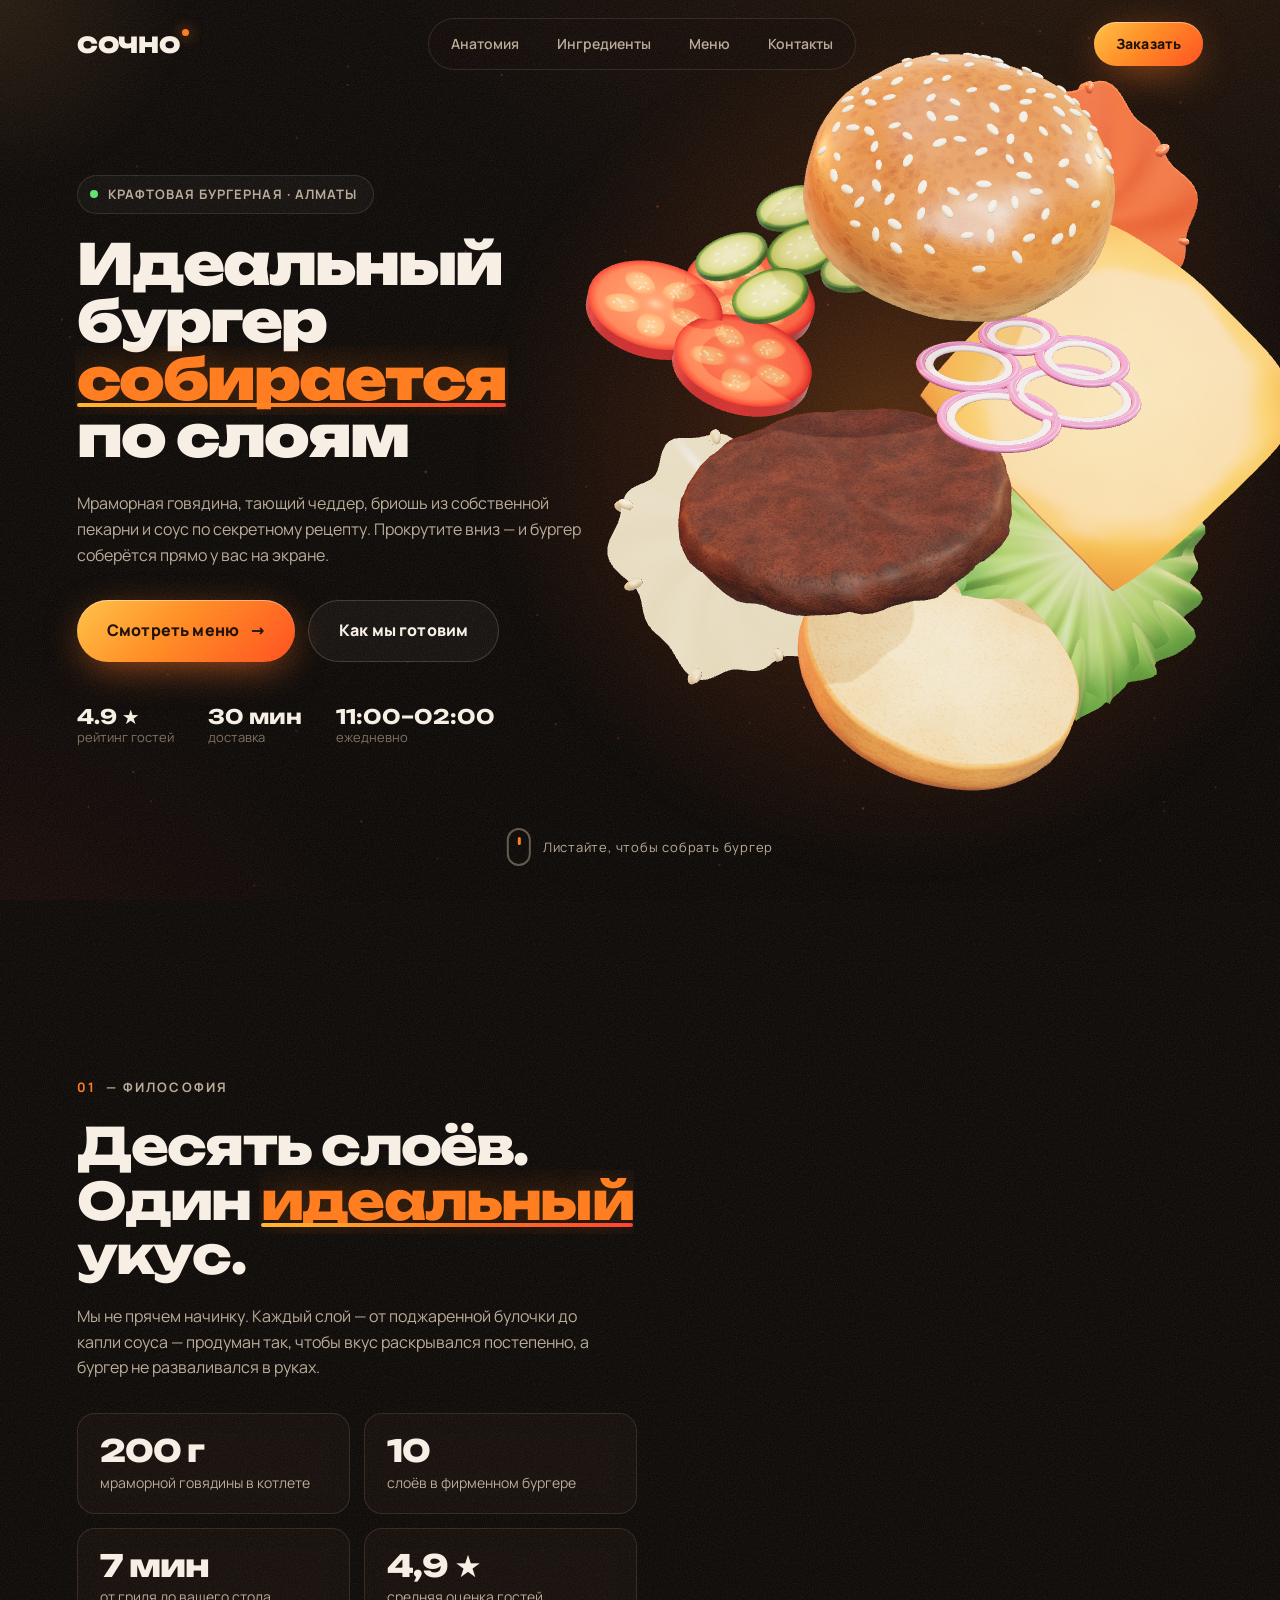
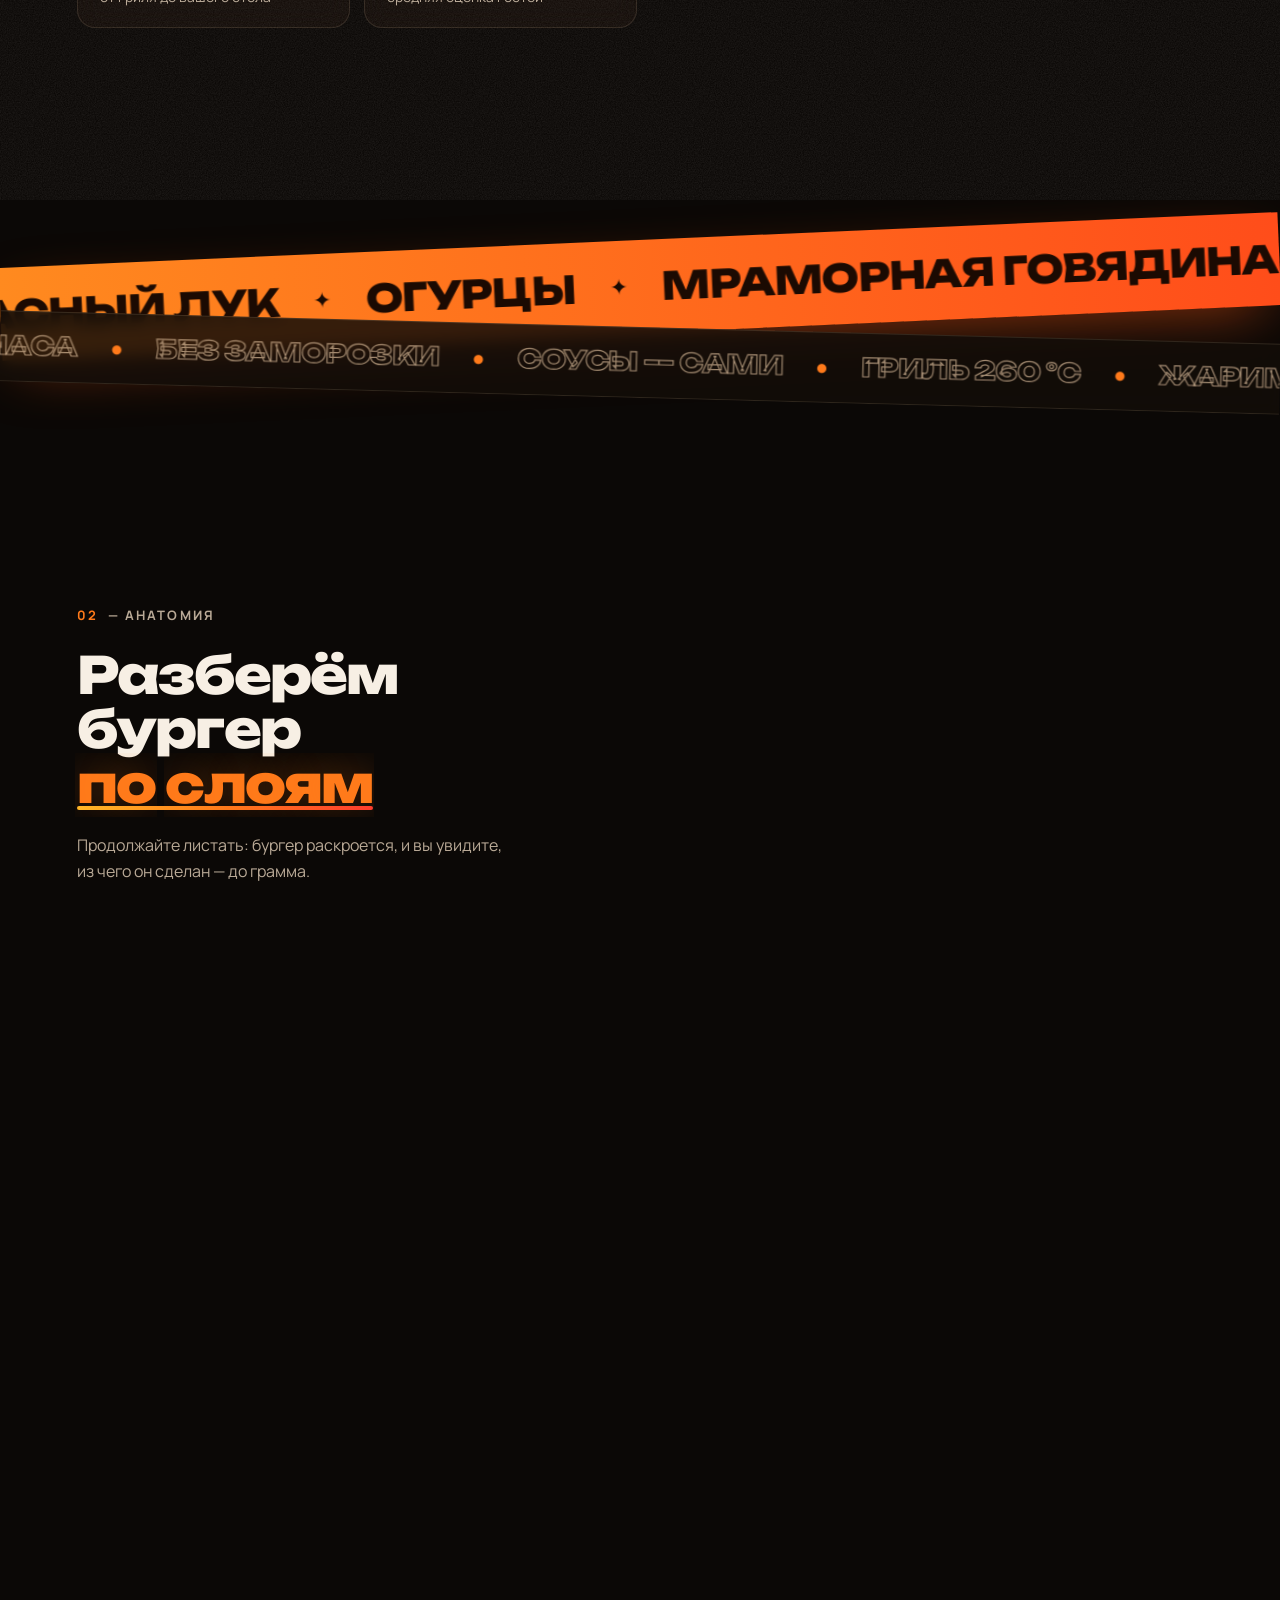
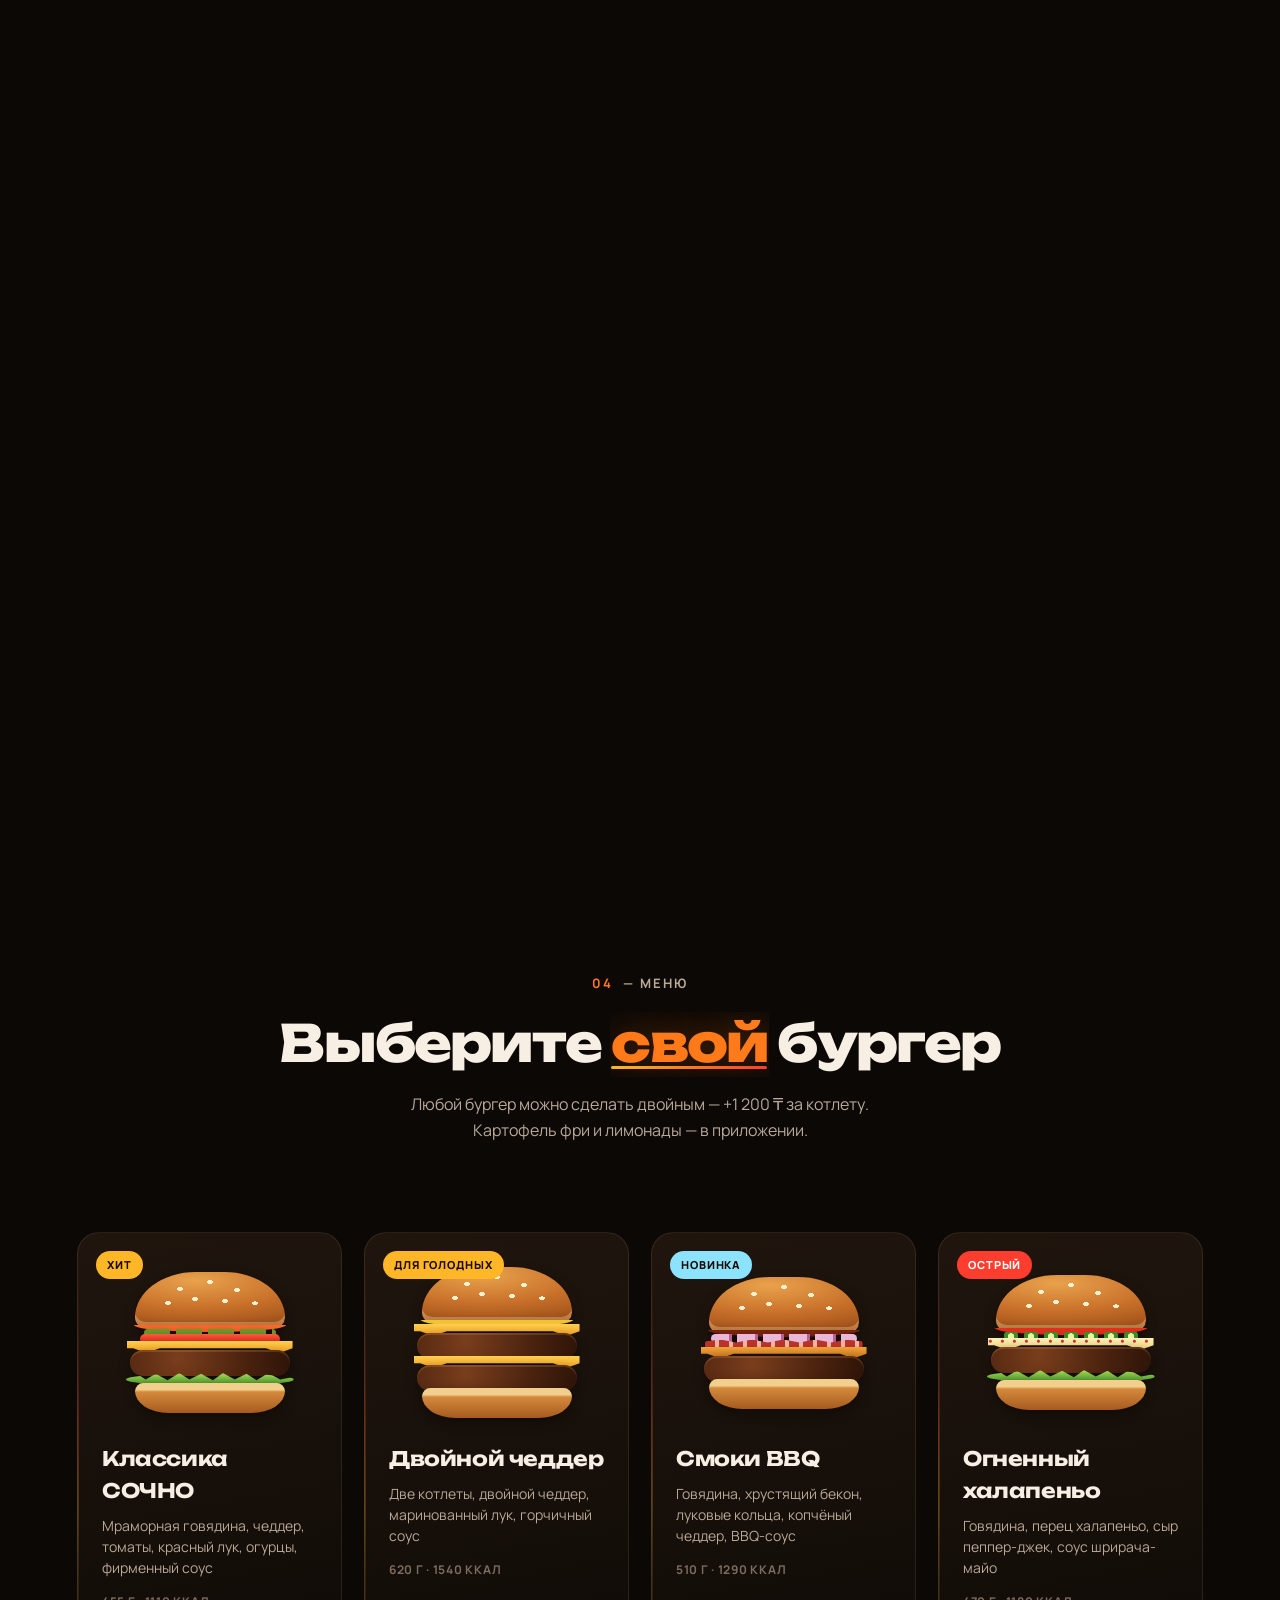
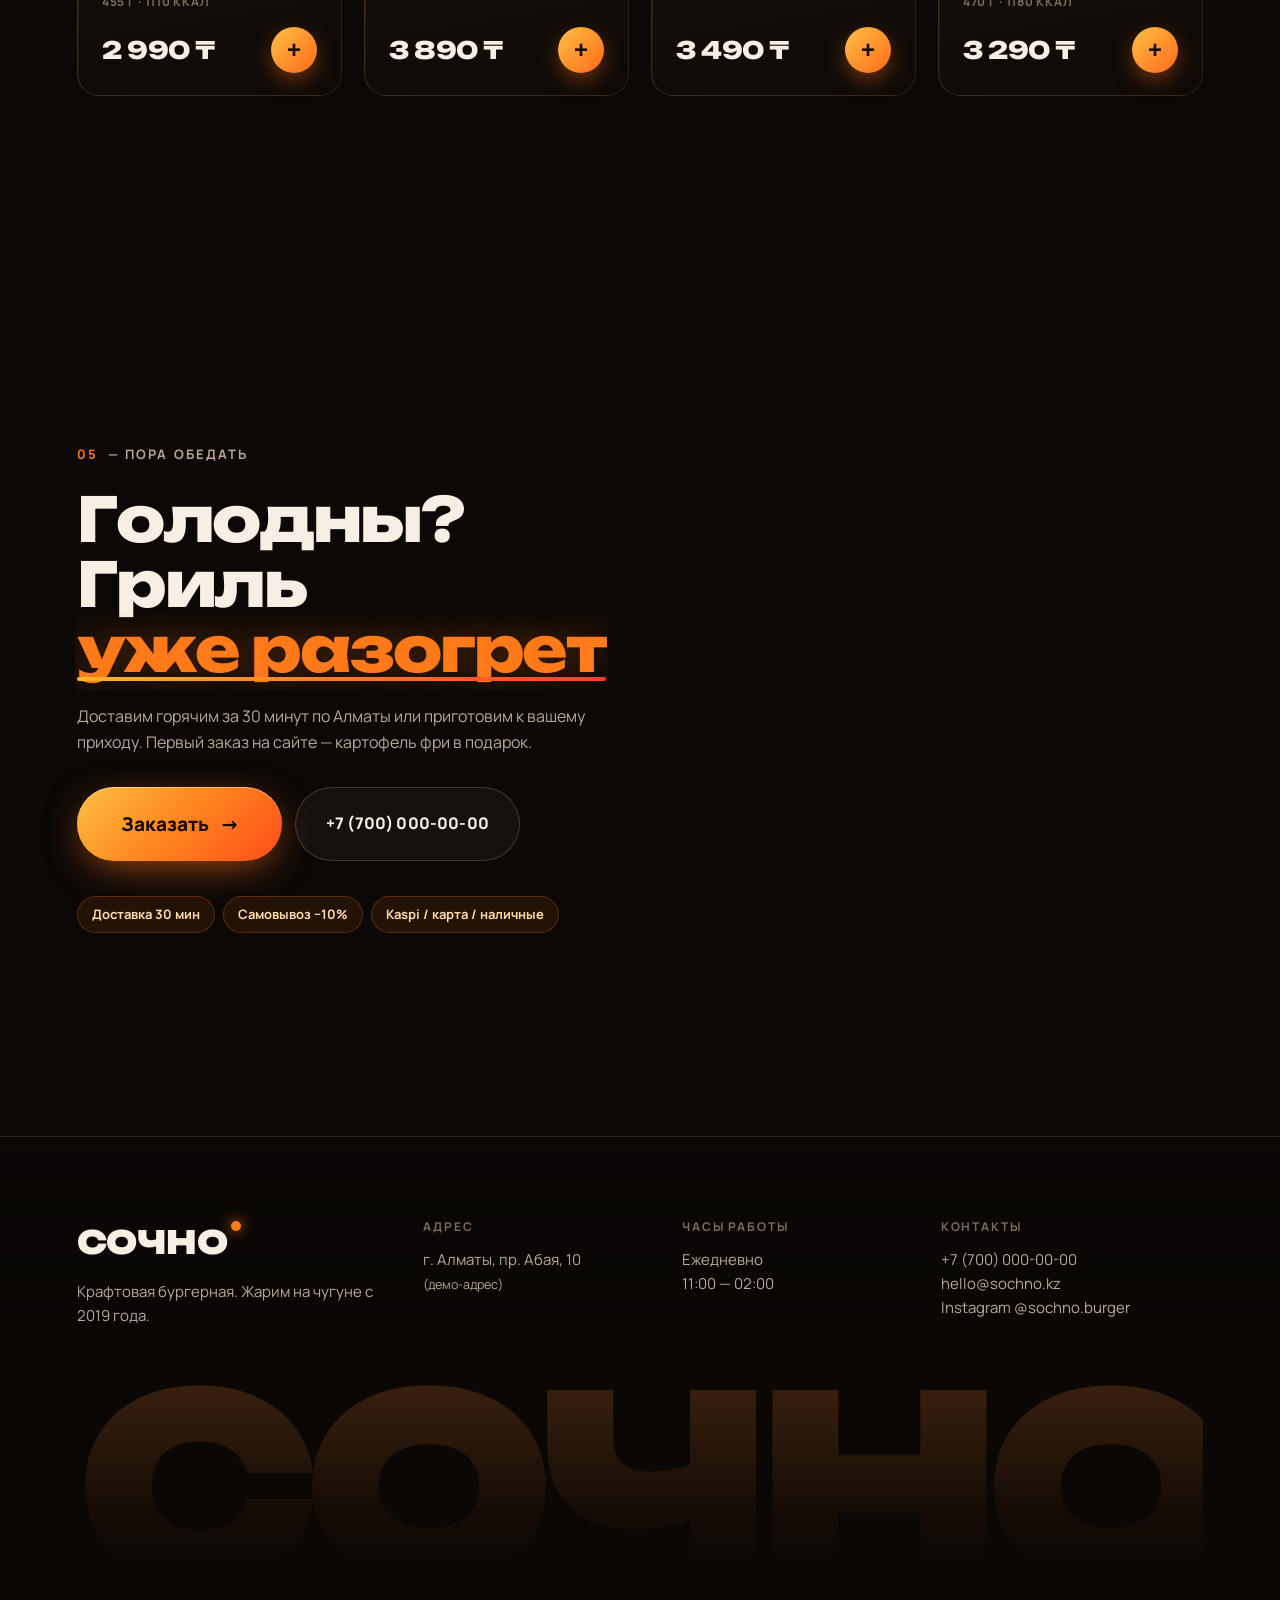
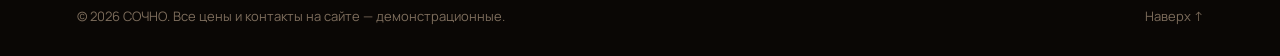
<file: works/sochno-burgers.html>
<!doctype html>
<html lang="ru">
<head>
  <meta charset="utf-8">
  <meta name="viewport" content="width=device-width, initial-scale=1, viewport-fit=cover">
  <title>СОЧНО — крафтовая бургерная | Бургеры из мраморной говядины</title>
  <meta name="description" content="СОЧНО — крафтовая бургерная. Мраморная говядина, выдержанный чеддер, бриошь из собственной пекарни и фирменный соус. Доставка за 30 минут.">
  <meta name="theme-color" content="#0b0806">
  <link rel="icon" href="data:image/svg+xml,%3Csvg xmlns='http://www.w3.org/2000/svg' viewBox='0 0 32 32'%3E%3Crect width='32' height='32' rx='8' fill='%23ff7a1a'/%3E%3Ctext x='16' y='23' font-family='Arial' font-weight='900' font-size='19' text-anchor='middle' fill='%230b0806'%3E%D0%A1%3C/text%3E%3C/svg%3E">
  <link rel="stylesheet" href="../assets/css/fonts.css">
  <style>
/* ==========================================================
   СОЧНО — бургерная. Стили
   ========================================================== */
:root {
  --bg: #0b0806;
  --bg-2: #140d09;
  --ink: #f7efe4;
  --muted: #b9a996;
  --dim: #7d6d5c;
  --accent: #ff7a1a;
  --amber: #ffb627;
  --red: #ff3d2e;
  --line: rgba(255, 220, 180, 0.12);
  --glass: rgba(26, 17, 12, 0.62);
  --radius: 22px;
  --pad: clamp(20px, 6vw, 96px);
  --f-display: 'Unbounded', system-ui, sans-serif;
  --f-body: 'Manrope', system-ui, -apple-system, 'Segoe UI', sans-serif;
}

*, *::before, *::after { box-sizing: border-box; }
html { -webkit-text-size-adjust: 100%; }
html.lenis, html.lenis body { height: auto; }
.lenis.lenis-smooth { scroll-behavior: auto !important; }
.lenis.lenis-stopped { overflow: hidden; }

body {
  margin: 0;
  background: var(--bg);
  color: var(--ink);
  font-family: var(--f-body);
  font-size: 17px;
  line-height: 1.6;
  -webkit-font-smoothing: antialiased;
  overflow-x: hidden;
}
body.loading { overflow: hidden; }
a { color: inherit; text-decoration: none; }
img { max-width: 100%; display: block; }
ul { margin: 0; padding: 0; list-style: none; }
::selection { background: var(--accent); color: #140a03; }

/* ---------- Фоновые слои ---------- */
.bg-base {
  position: fixed; inset: 0; z-index: 0; pointer-events: none;
  background:
    radial-gradient(1200px 700px at 85% -10%, rgba(255, 122, 26, 0.10), transparent 60%),
    radial-gradient(900px 600px at -10% 110%, rgba(255, 61, 46, 0.08), transparent 60%),
    linear-gradient(180deg, #0d0907 0%, #0a0705 100%);
}
.bg-glow {
  position: fixed; left: 0; top: 0; z-index: 0; pointer-events: none;
  width: 900px; height: 900px; margin: -450px 0 0 -450px;
  border-radius: 50%;
  background: radial-gradient(circle, rgba(255, 128, 30, 0.30) 0%, rgba(255, 90, 20, 0.12) 35%, transparent 68%);
  filter: blur(10px);
  will-change: transform, opacity;
  transform: translate3d(70vw, 50vh, 0);
}
#scene {
  position: fixed; inset: 0; z-index: 1;
  width: 100vw; height: 100vh;
  display: block; pointer-events: none;
}
#labels { position: fixed; inset: 0; z-index: 3; pointer-events: none; opacity: 0; }

.grain {
  position: fixed; inset: -100%; z-index: 60; pointer-events: none;
  width: 300%; height: 300%;
  opacity: 0.07;
  background-image: url("data:image/svg+xml;utf8,<svg xmlns='http://www.w3.org/2000/svg' width='220' height='220'><filter id='n'><feTurbulence type='fractalNoise' baseFrequency='0.85' numOctaves='3' stitchTiles='stitch'/><feColorMatrix values='0 0 0 0 1  0 0 0 0 1  0 0 0 0 1  0 0 0 1.4 -0.2'/></filter><rect width='100%' height='100%' filter='url(%23n)'/></svg>");
  animation: grain 1.2s steps(6) infinite;
}
@keyframes grain {
  0% { transform: translate(0, 0); }
  20% { transform: translate(-3%, 2%); }
  40% { transform: translate(2%, -4%); }
  60% { transform: translate(-4%, -1%); }
  80% { transform: translate(3%, 3%); }
  100% { transform: translate(0, 0); }
}

.progress { position: fixed; left: 0; top: 0; right: 0; height: 3px; z-index: 70; pointer-events: none; }
.progress span {
  display: block; height: 100%; width: 100%;
  transform-origin: 0 50%; transform: scaleX(0);
  background: linear-gradient(90deg, var(--amber), var(--accent), var(--red));
  box-shadow: 0 0 12px rgba(255, 122, 26, 0.8);
}

.cursor-glow {
  position: fixed; left: 0; top: 0; z-index: 2; pointer-events: none;
  width: 420px; height: 420px; margin: -210px 0 0 -210px; border-radius: 50%;
  background: radial-gradient(circle, rgba(255, 170, 80, 0.10), transparent 65%);
  opacity: 0; transition: opacity .4s;
}
body.has-mouse .cursor-glow { opacity: 1; }

/* ---------- Прелоадер ---------- */
#preloader {
  position: fixed; inset: 0; z-index: 100;
  display: grid; place-items: center;
  background: #0a0705;
}
.pre-inner { width: min(360px, 80vw); }
.pre-logo { font-family: var(--f-display); font-weight: 900; font-size: 56px; letter-spacing: -0.02em; line-height: 1; margin-bottom: 26px; }
.pre-bar { height: 2px; background: rgba(255, 255, 255, 0.08); overflow: hidden; border-radius: 2px; }
.pre-bar span { display: block; height: 100%; width: 0; background: linear-gradient(90deg, var(--amber), var(--red)); }
.pre-meta { display: flex; justify-content: space-between; margin-top: 12px; color: var(--muted); font-size: 13px; letter-spacing: 0.04em; }

/* ---------- Навигация ---------- */
.nav {
  position: fixed; top: 0; left: 0; right: 0; z-index: 40;
  display: flex; align-items: center; justify-content: space-between; gap: 24px;
  padding: 18px var(--pad);
  transition: background .4s, padding .4s, border-color .4s;
  border-bottom: 1px solid transparent;
}
.nav.scrolled {
  background: rgba(11, 8, 6, 0.6);
  backdrop-filter: blur(14px) saturate(140%);
  -webkit-backdrop-filter: blur(14px) saturate(140%);
  border-color: var(--line);
  padding-top: 12px; padding-bottom: 12px;
}
.logo { font-family: var(--f-display); font-weight: 900; font-size: 22px; letter-spacing: -0.01em; display: inline-flex; align-items: flex-start; }
.dot { display: inline-block; width: .32em; height: .32em; border-radius: 50%; background: var(--accent); margin-left: .12em; margin-top: .12em; box-shadow: 0 0 14px var(--accent); }
.nav-links { display: flex; gap: 6px; padding: 6px; border: 1px solid var(--line); border-radius: 999px; background: rgba(20, 13, 9, 0.45); backdrop-filter: blur(10px); -webkit-backdrop-filter: blur(10px); }
.nav-links a { padding: 8px 16px; border-radius: 999px; font-size: 14px; font-weight: 600; color: var(--muted); transition: color .25s, background .25s; }
.nav-links a:hover, .nav-links a.active { color: var(--ink); background: rgba(255, 255, 255, 0.07); }

/* ---------- Кнопки ---------- */
.btn {
  position: relative; display: inline-flex; align-items: center; gap: 12px;
  padding: 17px 30px; border-radius: 999px;
  font-family: var(--f-body); font-weight: 800; font-size: 16px; letter-spacing: 0.01em;
  cursor: pointer; border: 0; overflow: hidden; isolation: isolate;
  transition: box-shadow .35s;
  will-change: transform;
}
.btn span, .btn .arrow { position: relative; z-index: 2; display: inline-block; font-style: normal; }
.btn .arrow { transition: transform .35s; }
.btn:hover .arrow { transform: translateX(5px); }
.btn-primary {
  color: #1a0b02;
  background: linear-gradient(135deg, #ffc044 0%, #ff8a1f 45%, #ff4d1a 100%);
  box-shadow: 0 10px 40px -10px rgba(255, 110, 30, 0.75), inset 0 1px 0 rgba(255, 255, 255, 0.4);
}
.btn-primary::after {
  content: ''; position: absolute; inset: 0; z-index: 1;
  background: linear-gradient(110deg, transparent 30%, rgba(255, 255, 255, 0.55) 50%, transparent 70%);
  transform: translateX(-120%);
  transition: transform .8s cubic-bezier(.2, .8, .2, 1);
}
.btn-primary:hover::after { transform: translateX(120%); }
.btn-primary:hover { box-shadow: 0 14px 60px -8px rgba(255, 110, 30, 0.95), inset 0 1px 0 rgba(255, 255, 255, 0.4); }
.btn-ghost { color: var(--ink); background: rgba(255, 255, 255, 0.04); border: 1px solid rgba(255, 230, 200, 0.18); backdrop-filter: blur(8px); -webkit-backdrop-filter: blur(8px); }
.btn-ghost:hover { background: rgba(255, 255, 255, 0.08); }
.btn-small { padding: 11px 22px; font-size: 14px; }
.btn-xl { padding: 22px 44px; font-size: 19px; }

/* ---------- Типографика ---------- */
.sec { position: relative; z-index: 2; min-height: 100vh; padding: 120px var(--pad); display: flex; align-items: center; }
.col { position: relative; max-width: min(560px, 44vw); }
.col--right { margin-left: auto; }
.eyebrow { display: inline-flex; align-items: center; gap: 10px; font-size: 13px; font-weight: 700; letter-spacing: 0.16em; text-transform: uppercase; color: var(--muted); margin-bottom: 22px; }
.eyebrow .num { color: var(--accent); }
.pill { padding: 8px 16px 8px 12px; border: 1px solid var(--line); border-radius: 999px; background: rgba(255, 255, 255, 0.03); letter-spacing: 0.08em; }
.pulse { width: 8px; height: 8px; border-radius: 50%; background: #5ee36b; box-shadow: 0 0 0 0 rgba(94, 227, 107, .6); animation: pulse 2s infinite; }
@keyframes pulse { 70% { box-shadow: 0 0 0 10px rgba(94, 227, 107, 0); } 100% { box-shadow: 0 0 0 0 rgba(94, 227, 107, 0); } }

.h1, .h2, .h3 { font-family: var(--f-display); font-weight: 800; letter-spacing: -0.035em; margin: 0; }
.h1 { font-size: clamp(38px, 4.4vw, 76px); line-height: 1.02; margin-bottom: 26px; font-weight: 900; }
.h2 { font-size: clamp(32px, 4vw, 62px); line-height: 1.06; margin-bottom: 22px; }
.h2--xl { font-size: clamp(36px, 4.8vw, 76px); }
.h3 { font-size: clamp(26px, 2.6vw, 40px); line-height: 1.1; margin-bottom: 18px; }
.lead { color: var(--muted); font-size: clamp(16px, 1.25vw, 19px); max-width: 520px; margin: 0 0 32px; }
.accent { position: relative; color: var(--accent); display: inline-block; text-shadow: 0 0 40px rgba(255, 122, 26, 0.35); }
.accent::after {
  content: ''; position: absolute; left: 0; right: 0; bottom: 0.02em; height: 0.07em; border-radius: 1em;
  background: linear-gradient(90deg, var(--amber), var(--accent), var(--red));
  transform: scaleX(0); transform-origin: 0 50%;
  transition: transform 1.1s cubic-bezier(.7, 0, .2, 1) .5s;
}
.accent.in::after { transform: scaleX(1); }

/* split text */
.w { display: inline-block; overflow: hidden; vertical-align: top; padding: 0.08em 0.03em 0.12em; margin: -0.08em -0.03em -0.12em; }
.ch { display: inline-block; will-change: transform; transform-origin: 0% 100%; }

/* ---------- HERO ---------- */
.hero { padding-top: 140px; }
.cta-row { display: flex; flex-wrap: wrap; gap: 14px; margin-bottom: 42px; }
.hero-meta { display: flex; gap: 34px; flex-wrap: wrap; }
.hero-meta li { display: flex; flex-direction: column; line-height: 1.25; }
.hero-meta b { font-family: var(--f-display); font-size: 20px; font-weight: 700; }
.hero-meta span { color: var(--dim); font-size: 13px; }
.scroll-hint {
  position: absolute; left: 50%; bottom: 34px; transform: translateX(-50%);
  display: flex; align-items: center; gap: 12px; color: var(--muted); font-size: 13px; letter-spacing: 0.06em; white-space: nowrap;
}
.mouse { width: 24px; height: 38px; border: 2px solid rgba(255, 230, 200, 0.35); border-radius: 14px; position: relative; }
.mouse i { position: absolute; left: 50%; top: 7px; width: 3px; height: 8px; margin-left: -1.5px; border-radius: 2px; background: var(--accent); animation: wheel 1.6s infinite; }
@keyframes wheel { 0% { opacity: 0; transform: translateY(-3px); } 30% { opacity: 1; } 100% { opacity: 0; transform: translateY(12px); } }
.hero-fallback, .hero-fallback.art { display: none; }
.no-webgl .hero-fallback, .no-webgl .hero-fallback.art { display: flex; position: absolute; right: 12vw; top: 50%; transform: translateY(-50%) scale(1.8); }

/* ---------- ABOUT ---------- */
.stats { display: grid; grid-template-columns: 1fr 1fr; gap: 14px; }
.stat { padding: 20px 22px; border-radius: 18px; border: 1px solid var(--line); background: var(--glass); backdrop-filter: blur(12px); -webkit-backdrop-filter: blur(12px); }
.stat b { display: block; font-family: var(--f-display); font-size: clamp(26px, 2.4vw, 36px); font-weight: 800; letter-spacing: -0.03em; line-height: 1.1; color: var(--ink); }
.stat > span { color: var(--muted); font-size: 14px; line-height: 1.35; display: block; margin-top: 6px; }

/* ---------- MARQUEE ---------- */
.marquee { position: relative; z-index: 2; padding: 40px 0; overflow: hidden; }
.marquee-row { overflow: hidden; white-space: nowrap; }
.marquee-track { display: inline-flex; align-items: center; gap: 34px; padding-right: 34px; will-change: transform; }
.marquee-track span { font-family: var(--f-display); font-weight: 800; text-transform: uppercase; letter-spacing: -0.02em; }
.row-a { transform: rotate(-2.5deg); background: linear-gradient(90deg, #ff8a1f, #ff4d1a); color: #1b0a02; padding: 16px 0; box-shadow: 0 20px 60px -20px rgba(255, 90, 20, 0.6); }
.row-a span { font-size: clamp(24px, 3vw, 44px); }
.row-a i { font-style: normal; font-size: 22px; }
.row-b { transform: rotate(1.5deg); margin-top: -6px; background: rgba(18, 12, 8, 0.85); border-top: 1px solid var(--line); border-bottom: 1px solid var(--line); padding: 14px 0; backdrop-filter: blur(8px); }
.row-b span { font-size: clamp(18px, 2vw, 28px); color: transparent; -webkit-text-stroke: 1.2px rgba(255, 220, 180, 0.6); }
.row-b i { font-style: normal; color: var(--accent); font-size: 12px; }

/* ---------- ANATOMY ---------- */
.anatomy { min-height: 260vh; align-items: flex-start; padding-top: 18vh; }
.anatomy-intro { max-width: min(470px, 34vw); }

/* Подписи слоёв */
.lbl { position: absolute; left: 0; top: 0; display: flex; align-items: center; will-change: transform, opacity; }
.lbl--l { flex-direction: row-reverse; }
.lbl-dot { width: 10px; height: 10px; border-radius: 50%; background: var(--amber); box-shadow: 0 0 0 4px rgba(255, 182, 39, 0.18), 0 0 14px var(--amber); flex: none; }
.lbl-line { width: 54px; height: 1px; flex: none; background: linear-gradient(90deg, rgba(255, 182, 39, 0.9), rgba(255, 182, 39, 0.15)); }
.lbl--l .lbl-line { background: linear-gradient(270deg, rgba(255, 182, 39, 0.9), rgba(255, 182, 39, 0.15)); }
.lbl-body {
  padding: 9px 14px; border-radius: 14px; max-width: 250px;
  background: rgba(20, 13, 9, 0.72); border: 1px solid rgba(255, 210, 160, 0.14);
  backdrop-filter: blur(10px); -webkit-backdrop-filter: blur(10px);
  line-height: 1.25;
}
.lbl--l .lbl-body { text-align: right; }
.lbl-body b { display: block; font-family: var(--f-display); font-size: 13px; font-weight: 700; letter-spacing: -0.01em; }
.lbl-body span { display: block; color: var(--muted); font-size: 12px; margin-top: 3px; }
.lbl-body em { display: block; font-style: normal; color: var(--amber); font-size: 11px; font-weight: 700; letter-spacing: 0.06em; margin-top: 4px; }
.lbl-total {
  position: absolute; left: 50%; bottom: 26px; transform: translateX(-50%);
  padding: 10px 20px; border-radius: 999px; white-space: nowrap;
  background: rgba(20, 13, 9, 0.75); border: 1px solid rgba(255, 210, 160, 0.16);
  backdrop-filter: blur(10px); -webkit-backdrop-filter: blur(10px);
  font-size: 13px; color: var(--muted);
}
.lbl-total b { color: var(--ink); font-family: var(--f-display); font-weight: 700; }

/* ---------- SPOTLIGHT ---------- */
.spot { min-height: 170vh; display: block; padding-top: 0; padding-bottom: 0; }
.spot-stick { position: sticky; top: 0; height: 100vh; display: flex; align-items: center; perspective: 1200px; }
.spot[data-side='right'] .spot-stick { justify-content: flex-end; }
.panel {
  position: relative; max-width: 470px; padding: 40px 40px 36px; border-radius: 28px;
  background: linear-gradient(160deg, rgba(34, 22, 15, 0.78), rgba(18, 12, 8, 0.66));
  border: 1px solid rgba(255, 210, 160, 0.13);
  backdrop-filter: blur(16px) saturate(130%); -webkit-backdrop-filter: blur(16px) saturate(130%);
  box-shadow: 0 30px 80px -30px rgba(0, 0, 0, 0.8);
  overflow: hidden;
}
.panel::before {
  content: ''; position: absolute; inset: 0; border-radius: inherit; pointer-events: none;
  background: radial-gradient(420px circle at var(--mx, 80%) var(--my, 0%), rgba(255, 140, 40, 0.16), transparent 45%);
}
.panel-num { position: absolute; right: 26px; top: 10px; font-family: var(--f-display); font-weight: 900; font-size: 92px; line-height: 1; color: transparent; -webkit-text-stroke: 1px rgba(255, 180, 100, 0.22); }
.panel p { color: var(--muted); margin: 0 0 24px; }
.chips { display: flex; flex-wrap: wrap; gap: 8px; }
.chips li { padding: 7px 14px; border-radius: 999px; font-size: 13px; font-weight: 700; color: #ffd9a8; background: rgba(255, 122, 26, 0.1); border: 1px solid rgba(255, 122, 26, 0.25); }

/* ---------- MENU ---------- */
.menu { flex-direction: column; align-items: stretch; justify-content: center; padding-top: 140px; padding-bottom: 140px; }
.menu-head { text-align: center; max-width: 760px; margin: 0 auto 56px; }
.menu-head .lead { margin-left: auto; margin-right: auto; }
.cards { display: grid; grid-template-columns: repeat(4, 1fr); gap: 22px; perspective: 1200px; }
.card {
  --mx: 50%; --my: 50%;
  position: relative; display: flex; flex-direction: column; padding: 26px 24px 22px; border-radius: var(--radius);
  background: linear-gradient(170deg, rgba(36, 24, 16, 0.85), rgba(16, 11, 8, 0.85));
  border: 1px solid rgba(255, 210, 160, 0.1);
  backdrop-filter: blur(14px); -webkit-backdrop-filter: blur(14px);
  transform-style: preserve-3d; will-change: transform;
  transition: border-color .4s, box-shadow .4s;
}
.card::before { /* светящаяся граница */
  content: ''; position: absolute; inset: -1px; border-radius: inherit; padding: 1.5px; pointer-events: none;
  background: conic-gradient(from var(--ang, 0deg), transparent 0 55%, rgba(255, 182, 39, 0.9) 70%, #ff5a1f 80%, transparent 92%);
  -webkit-mask: linear-gradient(#000 0 0) content-box, linear-gradient(#000 0 0);
  -webkit-mask-composite: xor; mask-composite: exclude;
  opacity: 0.25; transition: opacity .4s;
  animation: spin 5s linear infinite;
}
.card::after { /* прожектор за курсором */
  content: ''; position: absolute; inset: 0; border-radius: inherit; pointer-events: none;
  background: radial-gradient(360px circle at var(--mx) var(--my), rgba(255, 140, 40, 0.18), transparent 45%);
  opacity: 0; transition: opacity .4s;
}
.card:hover::before { opacity: 1; }
.card:hover::after { opacity: 1; }
.card:hover { box-shadow: 0 30px 80px -30px rgba(255, 100, 20, 0.55); }
@property --ang { syntax: '<angle>'; inherits: false; initial-value: 0deg; }
@keyframes spin { to { --ang: 360deg; } }
.card h3 { font-family: var(--f-display); font-weight: 700; font-size: 20px; letter-spacing: -0.02em; margin: 6px 0 8px; transform: translateZ(30px); }
.card p { color: var(--muted); font-size: 14px; line-height: 1.5; margin: 0 0 14px; min-height: 63px; }
.card-meta { color: var(--dim); font-size: 12px; font-weight: 700; letter-spacing: 0.06em; text-transform: uppercase; margin-bottom: 16px; }
.card-foot { margin-top: auto; display: flex; align-items: center; justify-content: space-between; transform: translateZ(25px); }
.price { font-family: var(--f-display); font-size: 24px; font-weight: 800; letter-spacing: -0.02em; }
.add {
  width: 46px; height: 46px; border-radius: 50%; border: 0; cursor: pointer;
  font-size: 24px; font-weight: 600; line-height: 1; color: #1a0b02;
  background: linear-gradient(135deg, #ffc044, #ff6a1a);
  box-shadow: 0 8px 24px -6px rgba(255, 110, 30, 0.7);
  transition: transform .3s cubic-bezier(.3, 1.6, .5, 1);
}
.add:hover { transform: scale(1.12) rotate(90deg); }
.add.done { background: linear-gradient(135deg, #8df08f, #3fbf5a); }
.tag { position: absolute; top: 18px; left: 18px; z-index: 2; padding: 5px 11px; border-radius: 999px; font-size: 11px; font-weight: 800; letter-spacing: 0.08em; text-transform: uppercase; color: #1b0a02; background: var(--amber); }
.tag--new { background: #8be3ff; }
.tag--hot { background: var(--red); color: #fff; }

/* CSS-иллюстрация бургера */
.art { position: relative; height: 170px; display: flex; flex-direction: column; align-items: center; justify-content: center; transform: translateZ(50px); margin-bottom: 8px; }
.art i { --i: 0; display: block; flex: none; width: 150px; margin-top: -3px; transition: transform .6s cubic-bezier(.2, .9, .2, 1); filter: drop-shadow(0 4px 6px rgba(0, 0, 0, 0.35)); }
.card:hover .art i { transform: translateY(calc((var(--i) - 3.5) * 5px)); }
.art i:nth-child(1) { --i: 0; } .art i:nth-child(2) { --i: 1; } .art i:nth-child(3) { --i: 2; } .art i:nth-child(4) { --i: 3; }
.art i:nth-child(5) { --i: 4; } .art i:nth-child(6) { --i: 5; } .art i:nth-child(7) { --i: 6; } .art i:nth-child(8) { --i: 7; }
.l-bun-top {
  height: 56px; width: 150px !important; border-radius: 80px 80px 14px 14px / 60px 60px 14px 14px;
  background:
    radial-gradient(ellipse 3px 2px at 30% 30%, #fff1cf 98%, transparent) ,
    radial-gradient(ellipse 3px 2px at 50% 18%, #fff1cf 98%, transparent),
    radial-gradient(ellipse 3px 2px at 68% 32%, #fff1cf 98%, transparent),
    radial-gradient(ellipse 3px 2px at 40% 48%, #fff1cf 98%, transparent),
    radial-gradient(ellipse 3px 2px at 60% 52%, #fff1cf 98%, transparent),
    radial-gradient(ellipse 3px 2px at 22% 55%, #fff1cf 98%, transparent),
    radial-gradient(ellipse 3px 2px at 80% 56%, #fff1cf 98%, transparent),
    radial-gradient(120% 90% at 40% 15%, #e9a24c 0%, #c8702a 55%, #9c4e18 100%);
  box-shadow: inset 0 -6px 0 rgba(255, 220, 160, 0.35);
}
.l-bun-top--dark { background-color: #7a3c14; filter: brightness(0.82) drop-shadow(0 4px 6px rgba(0,0,0,.35)); }
.l-bun-bottom { height: 30px; border-radius: 10px 10px 40px 40px / 10px 10px 26px 26px; background: linear-gradient(180deg, #f2cf8c 0 22%, #d48a3c 30%, #a65a1f 100%); }
.l-patty { height: 26px; width: 160px !important; border-radius: 14px; background: radial-gradient(circle at 30% 30%, #7a3e1c, #4a220e 60%, #2e1408); box-shadow: inset 0 2px 0 rgba(255, 170, 110, 0.18); }
.l-cheese { height: 12px; width: 166px !important; background: linear-gradient(180deg, #ffd052, #f5a01d); clip-path: polygon(0 0, 100% 0, 100% 60%, 92% 100%, 84% 60%, 20% 60%, 12% 100%, 4% 60%, 0 60%); }
.l-cheese--smoked { background: linear-gradient(180deg, #f0a43a, #c9701a); }
.l-cheese--pepper { background: radial-gradient(circle at 20% 40%, #c33 1px, transparent 2px) 0 0/12px 8px, linear-gradient(180deg, #fff1b8, #f2d47a); }
.l-lettuce { height: 13px; width: 168px !important; border-radius: 50%; background: linear-gradient(180deg, #a6dc5a, #3f8f24); clip-path: polygon(0 40%, 6% 0, 12% 50%, 18% 5%, 25% 55%, 32% 0, 38% 50%, 45% 5%, 52% 55%, 58% 0, 65% 50%, 72% 5%, 78% 55%, 85% 0, 92% 50%, 100% 30%, 100% 100%, 0 100%); }
.l-tomato { height: 10px; width: 140px !important; border-radius: 6px; background: linear-gradient(180deg, #ff5a3c, #c51d12); }
.l-pickle { height: 8px; width: 132px !important; border-radius: 6px; background: repeating-linear-gradient(90deg, #6f9a2a 0 26px, transparent 26px 32px); }
.l-onion { height: 9px; width: 146px !important; border-radius: 6px; background: repeating-linear-gradient(90deg, #e9b8d8 0 18px, #b65f99 18px 21px, transparent 21px 26px); }
.l-bacon { height: 10px; width: 158px !important; border-radius: 4px; background: repeating-linear-gradient(90deg, #b8332a 0 10px, #f0b3a0 10px 14px); clip-path: polygon(0 20%, 10% 0, 20% 30%, 30% 0, 40% 30%, 50% 0, 60% 30%, 70% 0, 80% 30%, 90% 0, 100% 20%, 100% 100%, 0 100%); }
.l-jalapeno { height: 9px; width: 140px !important; background: radial-gradient(circle, #e8f2a0 0 3px, #3e8b25 3.5px 7px, transparent 7.5px) 0 50% / 20px 9px repeat-x; }
.l-sauce { height: 7px; width: 152px !important; border-radius: 0 0 50% 50% / 0 0 100% 100%; background: #ff6a2a; }
.l-sauce--mustard { background: #f2c230; }
.l-sauce--bbq { background: #7a2410; }
.l-sauce--hot { background: #e8301c; }
.art--big i { width: 150px; }

/* ---------- FINAL ---------- */
.final { min-height: 100vh; }
.chips--row { margin-top: -8px; }

/* ---------- FOOTER ---------- */
.footer { position: relative; z-index: 2; padding: 80px var(--pad) 30px; border-top: 1px solid var(--line); background: linear-gradient(180deg, rgba(11, 8, 6, 0.6), #0a0705 40%); overflow: hidden; }
.foot-grid { display: grid; grid-template-columns: 1.4fr 1fr 1fr 1.2fr; gap: 40px; }
.footer h4 { margin: 0 0 12px; font-size: 12px; letter-spacing: 0.16em; text-transform: uppercase; color: var(--dim); }
.footer p { margin: 0; color: var(--muted); font-size: 15px; }
.footer a:hover { color: var(--accent); }
.foot-brand .logo { font-size: 32px; margin-bottom: 12px; }
.foot-giant { font-family: var(--f-display); font-weight: 900; font-size: 20vw; line-height: 0.85; letter-spacing: -0.06em; text-align: center; margin: 50px 0 10px; color: transparent; background: linear-gradient(180deg, rgba(255, 140, 50, 0.2), rgba(255, 122, 26, 0.05) 60%, transparent 90%); -webkit-background-clip: text; background-clip: text; user-select: none; }
.foot-bottom { display: flex; justify-content: space-between; gap: 20px; flex-wrap: wrap; color: var(--dim); font-size: 13px; }

/* ---------- Адаптив ---------- */
@media (max-width: 1100px) {
  .cards { grid-template-columns: repeat(2, 1fr); }
  .foot-grid { grid-template-columns: 1fr 1fr; }
}
@media (max-width: 820px) {
  body { font-size: 16px; }
  .nav-links { display: none; }
  .nav { padding: 14px 18px; }
  .sec { padding: 96px 20px; }
  .col, .col--right { max-width: 100%; margin-left: 0; }
  .hero { align-items: flex-start; padding-top: 110px; }
  .hero .lead { max-width: 100%; }
  .hero-meta { gap: 20px; }
  .hero-meta { display: none; }
  .scroll-hint { bottom: 20px; }
  .about { align-items: flex-end; }
  .about .col { padding: 22px; border-radius: 22px; background: rgba(14, 9, 6, 0.6); backdrop-filter: blur(10px); -webkit-backdrop-filter: blur(10px); }
  .stats { gap: 10px; }
  .stat { padding: 14px; }
  .anatomy-intro { max-width: 100%; }
  .spot-stick { align-items: flex-end; padding-bottom: 28px; }
  .panel { padding: 26px 24px; border-radius: 22px; }
  .panel-num { font-size: 64px; }
  .cards { grid-template-columns: 1fr; }
  .card p { min-height: 0; }
  .final { align-items: flex-start; padding-top: 110px; }
  .lbl-body { max-width: 136px; padding: 6px 10px; }
  .lbl-body span { display: none; }
  .lbl-body b { font-size: 0; white-space: nowrap; }
  .lbl-body b::after { content: attr(data-short); font-size: 11px; }
  .hero p, .hero h1 { text-shadow: 0 2px 18px rgba(11, 8, 6, 0.85); }
  .lbl-line { width: 12px; }
  .foot-grid { grid-template-columns: 1fr; gap: 26px; }
  .cursor-glow { display: none; }
}
@media (prefers-reduced-motion: reduce) {
  .grain, .card::before, .mouse i { animation: none; }
}

</style>
  <script type="importmap">
  {
    "imports": {
      "three": "../assets/vendor/three/build/three.module.js",
      "three/addons/": "../assets/vendor/three/examples/jsm/"
    }
  }
  </script>
</head>
<body>

  <!-- Прелоадер -->
  <div id="preloader" aria-hidden="true">
    <div class="pre-inner">
      <div class="pre-logo">СОЧНО<span class="dot"></span></div>
      <div class="pre-bar"><span></span></div>
      <div class="pre-meta"><span class="pre-text">Разогреваем гриль…</span><span class="pre-num">0%</span></div>
    </div>
  </div>

  <!-- Фоновые слои -->
  <div class="bg-base" aria-hidden="true"></div>
  <div id="glow" class="bg-glow" aria-hidden="true"></div>
  <canvas id="scene" aria-label="3D-бургер"></canvas>
  <div id="labels" aria-hidden="true"></div>
  <div class="grain" aria-hidden="true"></div>
  <div class="progress" aria-hidden="true"><span></span></div>
  <div class="cursor-glow" aria-hidden="true"></div>

  <!-- Навигация -->
  <header class="nav">
    <a href="#hero" class="logo" aria-label="СОЧНО — на главную">СОЧНО<span class="dot"></span></a>
    <nav class="nav-links">
      <a href="#anatomy">Анатомия</a>
      <a href="#spot-beef">Ингредиенты</a>
      <a href="#menu">Меню</a>
      <a href="#contacts">Контакты</a>
    </nav>
    <a href="#final" class="btn btn-small btn-primary magnetic"><span>Заказать</span></a>
  </header>

  <main>
    <!-- 1. HERO -->
    <section id="hero" class="sec hero">
      <div class="col">
        <div class="eyebrow pill" data-reveal><span class="pulse"></span>Крафтовая бургерная · Алматы</div>
        <h1 class="h1" data-split="hero">Идеальный бургер <span class="accent">собирается</span> по&nbsp;слоям</h1>
        <p class="lead" data-reveal>Мраморная говядина, тающий чеддер, бриошь из собственной пекарни и соус по секретному рецепту. Прокрутите вниз — и бургер соберётся прямо у вас на экране.</p>
        <div class="cta-row" data-reveal>
          <a href="#menu" class="btn btn-primary magnetic"><span>Смотреть меню</span><i class="arrow">→</i></a>
          <a href="#anatomy" class="btn btn-ghost magnetic"><span>Как мы готовим</span></a>
        </div>
        <ul class="hero-meta" data-reveal>
          <li><b>4.9 ★</b><span>рейтинг гостей</span></li>
          <li><b>30 мин</b><span>доставка</span></li>
          <li><b>11:00–02:00</b><span>ежедневно</span></li>
        </ul>
      </div>
      <div class="hero-fallback art art--big" aria-hidden="true">
        <i class="l-bun-top"></i><i class="l-sauce"></i><i class="l-cheese"></i><i class="l-patty"></i><i class="l-tomato"></i><i class="l-lettuce"></i><i class="l-bun-bottom"></i>
      </div>
      <div class="scroll-hint"><span class="mouse"><i></i></span>Листайте, чтобы собрать бургер</div>
    </section>

    <!-- 2. ФИЛОСОФИЯ -->
    <section id="about" class="sec about">
      <div class="col">
        <div class="eyebrow" data-reveal><span class="num">01</span> — Философия</div>
        <h2 class="h2" data-split>Десять слоёв. Один <span class="accent">идеальный</span> укус.</h2>
        <p class="lead" data-reveal>Мы не прячем начинку. Каждый слой — от поджаренной булочки до капли соуса — продуман так, чтобы вкус раскрывался постепенно, а бургер не разваливался в руках.</p>
        <div class="stats">
          <div class="stat" data-reveal><b><span data-count="200">0</span> г</b><span>мраморной говядины в котлете</span></div>
          <div class="stat" data-reveal><b><span data-count="10">0</span></b><span>слоёв в фирменном бургере</span></div>
          <div class="stat" data-reveal><b><span data-count="7">0</span> мин</b><span>от гриля до вашего стола</span></div>
          <div class="stat" data-reveal><b><span data-count="4.9" data-decimals="1">0</span> ★</b><span>средняя оценка гостей</span></div>
        </div>
      </div>
    </section>

    <!-- Бегущая строка -->
    <div class="marquee" aria-hidden="true">
      <div class="marquee-row row-a"><div class="marquee-track">
        <span>Мраморная говядина</span><i>✦</i><span>Чеддер 9 месяцев</span><i>✦</i><span>Бриошь</span><i>✦</i><span>Фирменный соус</span><i>✦</i><span>Хрустящий айсберг</span><i>✦</i><span>Томаты</span><i>✦</i><span>Красный лук</span><i>✦</i><span>Огурцы</span><i>✦</i>
        <span>Мраморная говядина</span><i>✦</i><span>Чеддер 9 месяцев</span><i>✦</i><span>Бриошь</span><i>✦</i><span>Фирменный соус</span><i>✦</i><span>Хрустящий айсберг</span><i>✦</i><span>Томаты</span><i>✦</i><span>Красный лук</span><i>✦</i><span>Огурцы</span><i>✦</i>
      </div></div>
      <div class="marquee-row row-b"><div class="marquee-track">
        <span>Жарим на чугуне</span><i>●</i><span>Рубим вручную</span><i>●</i><span>Печём каждые 4 часа</span><i>●</i><span>Без заморозки</span><i>●</i><span>Соусы — сами</span><i>●</i><span>Гриль 260 °C</span><i>●</i>
        <span>Жарим на чугуне</span><i>●</i><span>Рубим вручную</span><i>●</i><span>Печём каждые 4 часа</span><i>●</i><span>Без заморозки</span><i>●</i><span>Соусы — сами</span><i>●</i><span>Гриль 260 °C</span><i>●</i>
      </div></div>
    </div>

    <!-- 3. АНАТОМИЯ (разнесённый вид) -->
    <section id="anatomy" class="sec anatomy">
      <div class="anatomy-intro col">
        <div class="eyebrow" data-reveal><span class="num">02</span> — Анатомия</div>
        <h2 class="h2" data-split>Разберём бургер <span class="accent">по слоям</span></h2>
        <p class="lead" data-reveal>Продолжайте листать: бургер раскроется, и вы увидите, из чего он сделан — до грамма.</p>
      </div>
    </section>

    <!-- 4. ИНГРЕДИЕНТЫ КРУПНЫМ ПЛАНОМ -->
    <section id="spot-beef" class="sec spot" data-focus="0" data-side="left">
      <div class="spot-stick"><article class="panel">
        <div class="panel-num">01</div>
        <div class="eyebrow"><span class="num">03</span> — Ингредиент</div>
        <h3 class="h3">Мраморная говядина</h3>
        <p>Котлета 200 г из говядины зернового откорма с мраморностью 20%. Рубим мясо вручную каждое утро и жарим на чугуне при 260 °C — снаружи хрустящая корочка, внутри сочная розовая сердцевина.</p>
        <ul class="chips"><li>200 г</li><li>Прожарка Medium</li><li>Гриль 260 °C</li></ul>
      </article></div>
    </section>

    <section id="spot-cheese" class="sec spot" data-focus="1" data-side="right">
      <div class="spot-stick"><article class="panel">
        <div class="panel-num">02</div>
        <div class="eyebrow"><span class="num">03</span> — Ингредиент</div>
        <h3 class="h3">Чеддер 9&nbsp;месяцев выдержки</h3>
        <p>Плавим прямо на котлете под колпаком ровно 40 секунд — чтобы сыр стёк по краям, но сохранил сливочный, чуть острый вкус.</p>
        <ul class="chips"><li>25 г</li><li>Выдержка 9 мес</li><li>Плавление 40 сек</li></ul>
      </article></div>
    </section>

    <section id="spot-veg" class="sec spot" data-focus="2" data-side="left">
      <div class="spot-stick"><article class="panel">
        <div class="panel-num">03</div>
        <div class="eyebrow"><span class="num">03</span> — Ингредиент</div>
        <h3 class="h3">Свежие овощи</h3>
        <p>Хрустящий айсберг, томаты «Бычье сердце», сладкий красный лук и огурцы домашнего посола. Каждое утро — от фермеров Алматинской области, без заморозки.</p>
        <ul class="chips"><li>С фермы за 12 ч</li><li>4 вида овощей</li><li>0% заморозки</li></ul>
      </article></div>
    </section>

    <section id="spot-sauce" class="sec spot" data-focus="3" data-side="right">
      <div class="spot-stick"><article class="panel">
        <div class="panel-num">04</div>
        <div class="eyebrow"><span class="num">03</span> — Ингредиент</div>
        <h3 class="h3">Фирменный соус</h3>
        <p>Рецепт держим в секрете. Намекнём: копчёная паприка, жареный чеснок, дижонская горчица и капля горного мёда. Снизу — нежный чесночный айоли.</p>
        <ul class="chips"><li>2 соуса</li><li>Готовим сами</li><li>Без консервантов</li></ul>
      </article></div>
    </section>

    <section id="spot-bun" class="sec spot" data-focus="4" data-side="left">
      <div class="spot-stick"><article class="panel">
        <div class="panel-num">05</div>
        <div class="eyebrow"><span class="num">03</span> — Ингредиент</div>
        <h3 class="h3">Булочка бриошь</h3>
        <p>Печём в собственной пекарне каждые 4 часа: сливочное масло, яйца и щепотка сахара. Перед подачей обжариваем срез на гриле — булочка держит сок до последнего укуса.</p>
        <ul class="chips"><li>Своя пекарня</li><li>Каждые 4 часа</li><li>Обжарка на гриле</li></ul>
      </article></div>
    </section>

    <!-- 5. МЕНЮ -->
    <section id="menu" class="sec menu">
      <div class="menu-head">
        <div class="eyebrow" data-reveal><span class="num">04</span> — Меню</div>
        <h2 class="h2" data-split>Выберите <span class="accent">свой</span> бургер</h2>
        <p class="lead" data-reveal>Любой бургер можно сделать двойным — +1 200 ₸ за котлету. Картофель фри и лимонады — в приложении.</p>
      </div>
      <div class="cards">
        <article class="card" data-reveal>
          <span class="tag">Хит</span>
          <div class="art"><i class="l-bun-top"></i><i class="l-sauce"></i><i class="l-pickle"></i><i class="l-tomato"></i><i class="l-cheese"></i><i class="l-patty"></i><i class="l-lettuce"></i><i class="l-bun-bottom"></i></div>
          <h3>Классика СОЧНО</h3>
          <p>Мраморная говядина, чеддер, томаты, красный лук, огурцы, фирменный соус</p>
          <div class="card-meta"><span>455 г · 1110 ккал</span></div>
          <div class="card-foot"><b class="price">2 990 ₸</b><button class="add" type="button" aria-label="Добавить в корзину">+</button></div>
        </article>
        <article class="card" data-reveal>
          <span class="tag">Для голодных</span>
          <div class="art"><i class="l-bun-top"></i><i class="l-sauce l-sauce--mustard"></i><i class="l-cheese"></i><i class="l-patty"></i><i class="l-cheese"></i><i class="l-patty"></i><i class="l-bun-bottom"></i></div>
          <h3>Двойной чеддер</h3>
          <p>Две котлеты, двойной чеддер, маринованный лук, горчичный соус</p>
          <div class="card-meta"><span>620 г · 1540 ккал</span></div>
          <div class="card-foot"><b class="price">3 890 ₸</b><button class="add" type="button" aria-label="Добавить в корзину">+</button></div>
        </article>
        <article class="card" data-reveal>
          <span class="tag tag--new">Новинка</span>
          <div class="art"><i class="l-bun-top l-bun-top--dark"></i><i class="l-sauce l-sauce--bbq"></i><i class="l-onion"></i><i class="l-bacon"></i><i class="l-cheese l-cheese--smoked"></i><i class="l-patty"></i><i class="l-bun-bottom"></i></div>
          <h3>Смоки BBQ</h3>
          <p>Говядина, хрустящий бекон, луковые кольца, копчёный чеддер, BBQ-соус</p>
          <div class="card-meta"><span>510 г · 1290 ккал</span></div>
          <div class="card-foot"><b class="price">3 490 ₸</b><button class="add" type="button" aria-label="Добавить в корзину">+</button></div>
        </article>
        <article class="card" data-reveal>
          <span class="tag tag--hot">Острый</span>
          <div class="art"><i class="l-bun-top"></i><i class="l-sauce l-sauce--hot"></i><i class="l-jalapeno"></i><i class="l-cheese l-cheese--pepper"></i><i class="l-patty"></i><i class="l-lettuce"></i><i class="l-bun-bottom"></i></div>
          <h3>Огненный халапеньо</h3>
          <p>Говядина, перец халапеньо, сыр пеппер-джек, соус шрирача-майо</p>
          <div class="card-meta"><span>470 г · 1180 ккал</span></div>
          <div class="card-foot"><b class="price">3 290 ₸</b><button class="add" type="button" aria-label="Добавить в корзину">+</button></div>
        </article>
      </div>
    </section>

    <!-- 6. ФИНАЛ -->
    <section id="final" class="sec final">
      <div class="col">
        <div class="eyebrow" data-reveal><span class="num">05</span> — Пора обедать</div>
        <h2 class="h2 h2--xl" data-split>Голодны? Гриль <span class="accent">уже&nbsp;разогрет</span></h2>
        <p class="lead" data-reveal>Доставим горячим за 30 минут по Алматы или приготовим к вашему приходу. Первый заказ на сайте — картофель фри в подарок.</p>
        <div class="cta-row" data-reveal>
          <a href="#contacts" class="btn btn-primary btn-xl magnetic"><span>Заказать</span><i class="arrow">→</i></a>
          <a href="tel:+77000000000" class="btn btn-ghost magnetic"><span>+7 (700) 000-00-00</span></a>
        </div>
        <ul class="chips chips--row" data-reveal><li>Доставка 30 мин</li><li>Самовывоз −10%</li><li>Kaspi / карта / наличные</li></ul>
      </div>
    </section>
  </main>

  <!-- ФУТЕР -->
  <footer id="contacts" class="footer">
    <div class="foot-grid">
      <div class="foot-brand">
        <a href="#hero" class="logo">СОЧНО<span class="dot"></span></a>
        <p>Крафтовая бургерная. Жарим на чугуне с 2019 года.</p>
      </div>
      <div><h4>Адрес</h4><p>г. Алматы, пр. Абая, 10<br><small>(демо-адрес)</small></p></div>
      <div><h4>Часы работы</h4><p>Ежедневно<br>11:00 — 02:00</p></div>
      <div><h4>Контакты</h4><p><a href="tel:+77000000000">+7 (700) 000-00-00</a><br><a href="mailto:hello@sochno.kz">hello@sochno.kz</a><br><a href="#contacts">Instagram @sochno.burger</a></p></div>
    </div>
    <div class="foot-giant" aria-hidden="true">СОЧНО</div>
    <div class="foot-bottom"><span>© 2026 СОЧНО. Все цены и контакты на сайте — демонстрационные.</span><a href="#hero">Наверх ↑</a></div>
  </footer>

  <script src="../assets/vendor/gsap/gsap.min.js"></script>
  <script src="../assets/vendor/gsap/ScrollTrigger.min.js"></script>
  <script src="../assets/vendor/lenis/lenis.min.js"></script>
  <script>
/* ==========================================================
   СОЧНО — бургерная. Скролл-анимация 3D-бургера
   Three.js (ES-модули через import map) + GSAP/ScrollTrigger + Lenis
   Классический скрипт: Three подгружается через dynamic import(),
   поэтому страница работает и с локального сервера, и через file://
   ========================================================== */
(function () {
  'use strict';

  const $ = (s, r = document) => r.querySelector(s);
  const $$ = (s, r = document) => Array.from(r.querySelectorAll(s));
  const clamp = (v, a = 0, b = 1) => Math.min(b, Math.max(a, v));
  const lerp = (a, b, t) => a + (b - a) * t;
  const smooth = (t) => t * t * (3 - 2 * t);
  const isMobile = () => window.innerWidth < 820;
  const reduced = window.matchMedia('(prefers-reduced-motion: reduce)').matches;
  const hasMouse = window.matchMedia('(hover: hover) and (pointer: fine)').matches;

  document.body.classList.add('loading');

  if (!window.gsap || !window.ScrollTrigger) {
    // Без GSAP показываем статичный контент
    const pre = $('#preloader'); if (pre) pre.remove();
    document.body.classList.remove('loading');
    document.body.classList.add('no-webgl');
    return;
  }
  gsap.registerPlugin(ScrollTrigger);

  /* ---------------- Lenis: плавный скролл ---------------- */
  let lenis = null;
  if (window.Lenis && !reduced) {
    lenis = new Lenis({ duration: 1.15, smoothWheel: true, easing: (t) => Math.min(1, 1.001 - Math.pow(2, -10 * t)) });
    lenis.on('scroll', ScrollTrigger.update);
    gsap.ticker.add((t) => lenis.raf(t * 1000));
    gsap.ticker.lagSmoothing(0);
    lenis.stop();
  }
  window.__lenis = lenis;

  $$('a[href^="#"]').forEach((a) => {
    a.addEventListener('click', (e) => {
      const id = a.getAttribute('href');
      if (id.length < 2) return;
      const el = document.querySelector(id);
      if (!el) return;
      e.preventDefault();
      if (lenis) lenis.scrollTo(el, { duration: 1.8 });
      else el.scrollIntoView({ behavior: 'smooth' });
    });
  });

  /* ---------------- Прогресс-бар и навигация ---------------- */
  const bar = $('.progress span');
  const nav = $('.nav');
  ScrollTrigger.create({
    start: 0, end: 'max',
    onUpdate: (self) => {
      bar.style.transform = `scaleX(${self.progress})`;
      nav.classList.toggle('scrolled', self.scroll() > 40);
    }
  });
  const navMap = { anatomy: 'anatomy', 'spot-beef': 'spot-beef', menu: 'menu', contacts: 'contacts' };
  [['anatomy', '#anatomy'], ['spot-beef', '.spot'], ['menu', '#menu'], ['contacts', '#final']].forEach(([key, sel]) => {
    const els = $$(sel);
    const link = $(`.nav-links a[href="#${navMap[key]}"]`);
    if (!link || !els.length) return;
    ScrollTrigger.create({
      trigger: els[0], endTrigger: els[els.length - 1], start: 'top 50%', end: key === 'contacts' ? 'max' : 'bottom 50%',
      onToggle: (s) => link.classList.toggle('active', s.isActive)
    });
  });

  /* ---------------- Split text ---------------- */
  function splitText(el) {
    const chars = [];
    const walk = (node) => {
      Array.from(node.childNodes).forEach((child) => {
        if (child.nodeType === 3) {
          const parts = child.textContent.split(/([ \t\n\r\f]+)/);
          const frag = document.createDocumentFragment();
          parts.forEach((p) => {
            if (!p) return;
            if (/^[ \t\n\r\f]+$/.test(p)) { frag.appendChild(document.createTextNode(' ')); return; }
            const w = document.createElement('span');
            w.className = 'w';
            for (const c of p) {
              const s = document.createElement('span');
              s.className = 'ch';
              s.textContent = c === '\u00a0' ? '\u00a0' : c;
              w.appendChild(s);
              chars.push(s);
            }
            frag.appendChild(w);
          });
          node.replaceChild(frag, child);
        } else if (child.nodeType === 1 && child.tagName !== 'BR') {
          walk(child);
        }
      });
    };
    walk(el);
    return chars;
  }

  const splitEls = $$('[data-split]');
  const splitMap = new Map();
  splitEls.forEach((el) => {
    const chars = splitText(el);
    splitMap.set(el, chars);
    gsap.set(chars, { yPercent: 120, rotate: 8 });
  });
  function revealSplit(el, delay = 0) {
    const chars = splitMap.get(el);
    gsap.to(chars, { yPercent: 0, rotate: 0, duration: 1.1, ease: 'expo.out', stagger: 0.022, delay });
    $$('.accent', el).forEach((a) => setTimeout(() => a.classList.add('in'), delay * 1000 + 250));
  }
  splitEls.forEach((el) => {
    if (el.dataset.split === 'hero') return;
    ScrollTrigger.create({ trigger: el, start: 'top 82%', once: true, onEnter: () => revealSplit(el) });
  });

  /* ---------------- Reveal блоков ---------------- */
  $$('[data-reveal]').forEach((el) => {
    const inHero = !!el.closest('#hero');
    gsap.set(el, { y: 36, opacity: 0, filter: 'blur(8px)' });
    if (inHero || el.classList.contains('card')) return;
    ScrollTrigger.create({
      trigger: el, start: 'top 88%', once: true,
      onEnter: () => gsap.to(el, { y: 0, opacity: 1, filter: 'blur(0px)', duration: 1, ease: 'power3.out', delay: (el.dataset.delay || 0) * 1 })
    });
  });
  // Карточки меню — каскадом
  ScrollTrigger.batch('.card', {
    start: 'top 90%', once: true,
    onEnter: (els) => gsap.to(els, { y: 0, opacity: 1, filter: 'blur(0px)', duration: 1, ease: 'power3.out', stagger: 0.12, overwrite: true })
  });

  // Панели ингредиентов выезжают сбоку
  $$('.spot').forEach((s) => {
    const panel = $('.panel', s);
    const dir = s.dataset.side === 'left' ? -1 : 1;
    gsap.fromTo(panel, { x: 90 * dir, opacity: 0, rotateY: 12 * dir, filter: 'blur(10px)' }, {
      x: 0, opacity: 1, rotateY: 0, filter: 'blur(0px)', duration: 1.1, ease: 'power3.out',
      scrollTrigger: { trigger: s, start: 'top 55%', end: 'bottom 45%', toggleActions: 'play reverse play reverse' }
    });
    const kids = [panel.querySelector('.eyebrow'), panel.querySelector('.h3'), panel.querySelector('p'), ...$$('.chips li', panel)];
    gsap.from(kids, {
      y: 24, opacity: 0, duration: 0.8, ease: 'power3.out', stagger: 0.07, delay: 0.15,
      scrollTrigger: { trigger: s, start: 'top 55%', end: 'bottom 45%', toggleActions: 'play reverse play reverse' }
    });
  });

  // Подсказка «листайте» исчезает при скролле
  gsap.to('.scroll-hint', { opacity: 0, y: 20, ease: 'none', scrollTrigger: { start: 0, end: 200, scrub: true } });

  /* ---------------- Счётчики ---------------- */
  $$('[data-count]').forEach((el) => {
    const to = parseFloat(el.dataset.count);
    const dec = parseInt(el.dataset.decimals || '0', 10);
    const obj = { v: 0 };
    ScrollTrigger.create({
      trigger: el, start: 'top 90%', once: true,
      onEnter: () => gsap.to(obj, {
        v: to, duration: 2, ease: 'power2.out',
        onUpdate: () => { el.textContent = obj.v.toFixed(dec).replace('.', ','); }
      })
    });
  });

  /* ---------------- Бегущая строка с реакцией на скорость скролла ---------------- */
  const marqueeTweens = $$('.marquee-track').map((track, i) => {
    const dir = i % 2 === 0 ? -1 : 1;
    gsap.set(track, { xPercent: dir === -1 ? 0 : -50 });
    return gsap.to(track, { xPercent: dir === -1 ? -50 : 0, duration: i % 2 === 0 ? 38 : 46, ease: 'none', repeat: -1 });
  });
  ScrollTrigger.create({
    trigger: '.marquee', start: 'top bottom', end: 'bottom top',
    onUpdate: (self) => {
      const v = Math.abs(self.getVelocity());
      const boost = 1 + Math.min(v / 250, 6);
      marqueeTweens.forEach((t) => {
        gsap.to(t, { timeScale: boost, duration: 0.15, overwrite: true, onComplete: () => gsap.to(t, { timeScale: 1, duration: 1.2 }) });
      });
    }
  });

  /* ---------------- Магнитные кнопки ---------------- */
  if (hasMouse) {
    document.body.classList.add('has-mouse');
    $$('.magnetic').forEach((btn) => {
      const xTo = gsap.quickTo(btn, 'x', { duration: 0.6, ease: 'power3.out' });
      const yTo = gsap.quickTo(btn, 'y', { duration: 0.6, ease: 'power3.out' });
      const inner = btn.querySelector('span');
      btn.addEventListener('mousemove', (e) => {
        const r = btn.getBoundingClientRect();
        const dx = e.clientX - (r.left + r.width / 2);
        const dy = e.clientY - (r.top + r.height / 2);
        xTo(dx * 0.35); yTo(dy * 0.45);
        if (inner) gsap.to(inner, { x: dx * 0.12, y: dy * 0.12, duration: 0.6, ease: 'power3.out' });
      });
      btn.addEventListener('mouseleave', () => {
        gsap.to(btn, { x: 0, y: 0, duration: 1, ease: 'elastic.out(1, 0.35)' });
        if (inner) gsap.to(inner, { x: 0, y: 0, duration: 1, ease: 'elastic.out(1, 0.35)' });
      });
    });

    // Карточки: 3D-наклон + прожектор
    $$('.card, .panel').forEach((card) => {
      const isCard = card.classList.contains('card');
      card.addEventListener('mousemove', (e) => {
        const r = card.getBoundingClientRect();
        const px = (e.clientX - r.left) / r.width;
        const py = (e.clientY - r.top) / r.height;
        card.style.setProperty('--mx', `${px * 100}%`);
        card.style.setProperty('--my', `${py * 100}%`);
        if (isCard) gsap.to(card, { rotateY: (px - 0.5) * 16, rotateX: -(py - 0.5) * 14, transformPerspective: 900, duration: 0.5, ease: 'power2.out' });
      });
      card.addEventListener('mouseleave', () => {
        if (isCard) gsap.to(card, { rotateY: 0, rotateX: 0, duration: 0.9, ease: 'elastic.out(1, 0.5)' });
      });
    });

    // Свечение за курсором
    const cg = $('.cursor-glow');
    const cx = gsap.quickTo(cg, 'x', { duration: 0.5, ease: 'power3.out' });
    const cy = gsap.quickTo(cg, 'y', { duration: 0.5, ease: 'power3.out' });
    window.addEventListener('mousemove', (e) => { cx(e.clientX); cy(e.clientY); });
  }

  // Кнопка «+» в карточке
  $$('.add').forEach((b) => b.addEventListener('click', () => {
    b.classList.add('done'); b.textContent = '✓';
    gsap.fromTo(b, { scale: 0.7 }, { scale: 1, duration: 0.6, ease: 'elastic.out(1, 0.4)' });
    setTimeout(() => { b.classList.remove('done'); b.textContent = '+'; }, 1600);
  }));

  /* ---------------- Мышь для параллакса 3D ---------------- */
  const mouse = { x: 0, y: 0, sx: 0, sy: 0 };
  window.addEventListener('mousemove', (e) => {
    mouse.x = (e.clientX / window.innerWidth) * 2 - 1;
    mouse.y = (e.clientY / window.innerHeight) * 2 - 1;
  });

  /* ---------------- Прелоадер ---------------- */
  const pre = $('#preloader');
  const preNum = $('.pre-num');
  const preBar = $('.pre-bar span');
  const preState = { v: 0 };
  const preTween = gsap.to(preState, {
    v: 88, duration: 2.6, ease: 'power2.out',
    onUpdate: () => { preNum.textContent = Math.round(preState.v) + '%'; preBar.style.width = preState.v + '%'; }
  });

  let introPlayed = false;
  function finishLoading(onIntro) {
    if (introPlayed) return;
    introPlayed = true;
    preTween.kill();
    gsap.to(preState, {
      v: 100, duration: 0.45, ease: 'power2.out',
      onUpdate: () => { preNum.textContent = Math.round(preState.v) + '%'; preBar.style.width = preState.v + '%'; },
      onComplete: () => {
        gsap.to(pre, {
          yPercent: -100, duration: 1, ease: 'expo.inOut',
          onComplete: () => { pre.remove(); }
        });
        document.body.classList.remove('loading');
        if (lenis) lenis.start();
        // Hero-интро
        const h1 = $('[data-split="hero"]');
        revealSplit(h1, 0.45);
        gsap.to($$('#hero [data-reveal]'), { y: 0, opacity: 1, filter: 'blur(0px)', duration: 1.1, ease: 'power3.out', stagger: 0.1, delay: 0.6 });
        if (onIntro) onIntro();
        ScrollTrigger.refresh();
      }
    });
  }

  /* =========================================================
     3D-СЦЕНА
     ========================================================= */
  const state = {
    assemble: 0, explode: 0, gx: 0, gy: 0, rotY: 0,
    camDist: 10.5, camElev: 0.3, targetY: 0, labels: 0,
    f0: 0, f1: 0, f2: 0, f3: 0, f4: 0
  };
  window.__state = state;

  // Данные слоёв (снизу вверх)
  const LAYERS = [
    { key: 'bunBottom', short: 'Бриошь · низ', h: 0.55, r: 1.62, group: 4, name: 'Булочка бриошь · низ', desc: 'Плотная, держит сок до последнего укуса', meta: '50 г · 160 ккал' },
    { key: 'sauceB', short: 'Айоли', h: 0.04, r: 1.66, group: 3, name: 'Чесночный айоли', desc: 'Сливочный, на жареном чесноке', meta: '15 г · 90 ккал' },
    { key: 'lettuce', short: 'Айсберг', h: 0.1, r: 1.95, group: 2, name: 'Салат айсберг', desc: 'Хрустящий и прохладный', meta: '15 г · 2 ккал' },
    { key: 'patty', short: 'Котлета', h: 0.5, r: 1.8, group: 0, name: 'Котлета из мраморной говядины', desc: 'Рубим вручную, корочка на гриле', meta: '200 г · 480 ккал' },
    { key: 'cheese', short: 'Чеддер', h: 0.05, r: 1.75, group: 1, name: 'Чеддер', desc: 'Выдержка 9 месяцев, тает идеально', meta: '25 г · 100 ккал' },
    { key: 'tomato', short: 'Томаты', h: 0.15, r: 1.55, group: 2, name: 'Томаты «Бычье сердце»', desc: 'Спелые и сладкие', meta: '40 г · 8 ккал' },
    { key: 'onion', short: 'Красный лук', h: 0.07, r: 1.35, group: 2, name: 'Красный лук', desc: 'Сладкий, тонкими кольцами', meta: '15 г · 6 ккал' },
    { key: 'pickles', short: 'Огурцы', h: 0.07, r: 1.3, group: 2, name: 'Огурцы домашнего посола', desc: 'Хрустящие, с укропом', meta: '20 г · 4 ккал' },
    { key: 'sauceT', short: 'Соус СОЧНО', h: 0.04, r: 1.66, group: 3, name: 'Фирменный соус СОЧНО', desc: 'Копчёная паприка, чеснок, мёд', meta: '15 г · 70 ккал' },
    { key: 'bunTop', short: 'Бриошь · верх', h: 1.15, r: 1.66, group: 4, name: 'Булочка бриошь · верх', desc: 'Сливочная, с кунжутом', meta: '60 г · 190 ккал' }
  ];
  const SCATTER = [
    [0.3, -2.3, 0.0], [-1.5, -1.65, -1.5], [2.0, -1.3, -1.2], [-0.6, -0.45, 0.3], [2.0, 0.3, -0.6],
    [-1.7, 0.75, -1.4], [0.9, 0.85, 0.5], [-0.9, 1.75, -0.8], [1.9, 1.75, -1.8], [0.35, 2.15, -0.4]
  ];
  const SPOT = {
    0: { gap: 0, scale: 0.88, tilt: 0.45 }, 1: { gap: 0, scale: 0.8, tilt: 0.42 }, 2: { gap: 0.62, scale: 0.82, tilt: 0.38 },
    3: { gap: 0.62, scale: 0.8, tilt: 0.45 }, 4: { gap: 1.45, scale: 0.82, tilt: 0.3 }
  };

  let master = null;

  function buildTimeline() {
    if (master) { if (master.scrollTrigger) master.scrollTrigger.kill(); master.kill(); master = null; }
    const vh = window.innerHeight;
    const max = Math.max(1, document.documentElement.scrollHeight - vh);
    const top = (el) => (typeof el === 'string' ? document.getElementById(el) : el).getBoundingClientRect().top + window.scrollY;
    const m = isMobile();
    const G = (d, mb) => (m ? mb : d);
    const K = [];
    const add = (pos, props) => K.push([clamp(pos, 0, max), props]);
    let rot = 0;

    add(0, { assemble: 0, explode: 0, gx: G(2.4, 0), gy: G(0, -3.2), rotY: 0, camDist: G(14, 18), camElev: 0.3, targetY: 0, labels: 0, f0: 0, f1: 0, f2: 0, f3: 0, f4: 0 });
    add(vh * 0.7, { assemble: 1, camDist: G(11.6, 11), camElev: 0.27, rotY: (rot += 0.9), gx: G(2.4, 0) });

    const ab = top('about');
    add(ab + vh * 0.1, { gx: G(2.5, 0), gy: G(0, -0.2), camDist: G(11.2, 11), camElev: 0.22, rotY: (rot += Math.PI) });

    const an = top('anatomy');
    const anH = document.getElementById('anatomy').offsetHeight;
    add(an + vh * 0.05, { gx: 0, gy: G(0, -0.4), explode: 0, camDist: G(11, 11), camElev: 0.26, rotY: (rot += Math.PI * 0.5) });
    add(an + vh * 0.45, { labels: 0 });
    add(an + vh * 1.0, { explode: 1, camDist: G(20, 20), camElev: 0.2, gy: G(-0.15, 0), gx: G(0, -1.1), labels: 1, rotY: (rot += 0.6) });
    add(an + anH - vh * 0.7, { explode: 1, labels: 1, camDist: G(20, 20), gx: G(0, -1.1), gy: G(-0.15, 0), camElev: 0.2, rotY: (rot += Math.PI * 0.6) });

    const spots = $$('.spot');
    spots.forEach((s, i) => {
      const t = top(s);
      const side = s.dataset.side === 'left' ? 1 : -1;
      const fk = 'f' + s.dataset.focus;
      if (i === 0) add(t - vh * 0.45, { labels: 0 });
      add(t - vh * 0.55, { [fk]: 0 });
      add(t - vh * 0.05, { [fk]: 1, gx: G(2.3 * side, 0), camDist: G(12.5, 15), camElev: 0.2, gy: G(0, 1.1), rotY: (rot += 0.5) });
      add(t + vh * 0.7, { [fk]: 1, gx: G(2.3 * side, 0), gy: G(0, 1.1), rotY: (rot += 0.7) });
      add(t + vh * 1.2, { [fk]: 0 });
    });

    const mn = top('menu');
    const fn = top('final');
    add(mn - vh * 0.6, { explode: 1, gy: G(0, 1.1) });
    add(mn + vh * 0.05, { explode: 2.6, gy: 16 });
    add(fn - vh * 0.65, { gy: 16 });
    add(fn - vh * 0.65 + 1, { gy: -14 });
    const finalDist = G(10, 23);
    add(fn + vh * 0.02, { gy: G(-0.1, -5.0), explode: 0, gx: G(2.45, 0), camDist: finalDist, camElev: 0.24, targetY: 0, rotY: (rot += Math.PI * 1.5) });
    const unitsPerPx = (2 * Math.tan((32 * Math.PI) / 360) * finalDist) / vh;
    const footerShift = Math.max(0, max - fn);
    add(max, { gy: G(-0.1, -5.0) + footerShift * unitsPerPx, rotY: (rot += Math.PI * 2) });

    K.sort((a, b) => a[0] - b[0]);
    const tl = gsap.timeline({ paused: true });
    const last = {};
    K.forEach(([pos, props]) => {
      Object.keys(props).forEach((k) => {
        const v = props[k];
        if (!(k in last)) { last[k] = [pos, v]; if (pos === 0) state[k] = v; return; }
        const [p0, v0] = last[k];
        const dur = Math.max(pos - p0, 0.001);
        tl.fromTo(state, { [k]: v0 }, { [k]: v, duration: dur, ease: 'power2.inOut', immediateRender: false }, p0);
        last[k] = [pos, v];
      });
    });
    if (tl.duration() < max) tl.set({}, {}, max);
    master = tl;
    ScrollTrigger.create({ start: 0, end: max, scrub: reduced ? true : 0.9, animation: tl });
    tl.progress(clamp(window.scrollY / max)); // синхронизация при перезагрузке посреди страницы
  }

  async function initScene() {
    const THREE = await import('three');
    const { RoomEnvironment } = await import('three/addons/environments/RoomEnvironment.js');

    const canvas = $('#scene');
    let renderer;
    try {
      renderer = new THREE.WebGLRenderer({ canvas, antialias: true, alpha: true, powerPreference: 'high-performance' });
    } catch (e) {
      throw new Error('WebGL недоступен');
    }
    const mob = isMobile();
    renderer.setPixelRatio(Math.min(window.devicePixelRatio || 1, 2));
    renderer.setSize(window.innerWidth, window.innerHeight, false);
    renderer.toneMapping = THREE.ACESFilmicToneMapping;
    renderer.toneMappingExposure = 1.05;
    renderer.outputColorSpace = THREE.SRGBColorSpace;
    renderer.shadowMap.enabled = true;
    renderer.shadowMap.type = THREE.PCFSoftShadowMap;
    renderer.setClearColor(0x000000, 0);

    const scene = new THREE.Scene();
    const pmrem = new THREE.PMREMGenerator(renderer);
    scene.environment = pmrem.fromScene(new RoomEnvironment(), 0.04).texture;
    scene.environmentIntensity = 0.5;

    const FOV = 32;
    const camera = new THREE.PerspectiveCamera(FOV, window.innerWidth / window.innerHeight, 0.1, 120);

    /* ---- Свет ---- */
    scene.add(new THREE.HemisphereLight(0xffe6c8, 0x2a1408, 0.75));
    const key = new THREE.DirectionalLight(0xfff0dc, 2.7);
    key.position.set(4, 9, 7);
    key.castShadow = true;
    key.shadow.mapSize.set(mob ? 1024 : 2048, mob ? 1024 : 2048);
    Object.assign(key.shadow.camera, { left: -7, right: 7, top: 7, bottom: -7, near: 1, far: 32 });
    key.shadow.bias = -0.0005;
    key.shadow.normalBias = 0.025;
    key.shadow.radius = 5;
    const rim = new THREE.DirectionalLight(0xff7a26, 3.4); rim.position.set(-7, 4, -6);
    const rim2 = new THREE.DirectionalLight(0xffb070, 1.7); rim2.position.set(7, 3, -5);
    const fill = new THREE.DirectionalLight(0xffd9b8, 0.7); fill.position.set(-6, 1, 7);
    const under = new THREE.PointLight(0xff6a1a, 6, 14, 2); under.position.set(0, -4, 3);
    scene.add(key, key.target, rim, rim2, fill, under);

    /* ---- Утилиты ---- */
    let seed = 7;
    const rnd = () => { seed = (seed * 16807) % 2147483647; return (seed - 1) / 2147483646; };
    const perm = new Uint8Array(512);
    (() => { const p = [...Array(256).keys()]; for (let i = 255; i > 0; i--) { const j = Math.floor(rnd() * (i + 1)); [p[i], p[j]] = [p[j], p[i]]; } for (let i = 0; i < 512; i++) perm[i] = p[i & 255]; })();
    function vnoise(x, y, z) {
      const X = Math.floor(x), Y = Math.floor(y), Z = Math.floor(z);
      const fx = x - X, fy = y - Y, fz = z - Z;
      const u = fx * fx * (3 - 2 * fx), v = fy * fy * (3 - 2 * fy), w = fz * fz * (3 - 2 * fz);
      const h = (i, j, k) => perm[(perm[(perm[(X + i) & 255] + Y + j) & 255] + Z + k) & 255] / 255;
      const x00 = lerp(h(0, 0, 0), h(1, 0, 0), u), x10 = lerp(h(0, 1, 0), h(1, 1, 0), u);
      const x01 = lerp(h(0, 0, 1), h(1, 0, 1), u), x11 = lerp(h(0, 1, 1), h(1, 1, 1), u);
      return lerp(lerp(x00, x10, v), lerp(x01, x11, v), w) * 2 - 1;
    }
    const fbm = (x, y, z) => vnoise(x, y, z) * 0.6 + vnoise(x * 2.03, y * 2.03, z * 2.03) * 0.28 + vnoise(x * 4.1, y * 4.1, z * 4.1) * 0.12;

    function canvasTex(size, draw, { repeat = null, srgb = true } = {}) {
      const c = document.createElement('canvas');
      c.width = c.height = size;
      const g = c.getContext('2d');
      draw(g, size);
      const t = new THREE.CanvasTexture(c);
      if (srgb) t.colorSpace = THREE.SRGBColorSpace;
      t.anisotropy = 4;
      if (repeat) { t.wrapS = t.wrapT = THREE.RepeatWrapping; t.repeat.set(repeat[0], repeat[1]); }
      return t;
    }
    function dots(g, s, n, color, rMin, rMax) {
      g.fillStyle = color;
      for (let i = 0; i < n; i++) {
        const x = rnd() * s, y = rnd() * s, r = rMin + rnd() * (rMax - rMin);
        g.beginPath(); g.arc(x, y, r, 0, Math.PI * 2); g.fill();
      }
    }
    // Сглаживание нормалей по позиции (убирает шов у LatheGeometry)
    function smoothNormalsByPosition(geo) {
      geo.computeVertexNormals();
      const pos = geo.attributes.position, nor = geo.attributes.normal;
      const map = new Map();
      const keyOf = (i) => `${pos.getX(i).toFixed(4)}|${pos.getY(i).toFixed(4)}|${pos.getZ(i).toFixed(4)}`;
      for (let i = 0; i < pos.count; i++) {
        const k = keyOf(i);
        const a = map.get(k) || [0, 0, 0];
        a[0] += nor.getX(i); a[1] += nor.getY(i); a[2] += nor.getZ(i);
        map.set(k, a);
      }
      for (let i = 0; i < pos.count; i++) {
        const a = map.get(keyOf(i));
        const l = Math.hypot(a[0], a[1], a[2]) || 1;
        nor.setXYZ(i, a[0] / l, a[1] / l, a[2] / l);
      }
      nor.needsUpdate = true;
    }
    function remapUV(geo, sPlanar, sCylU, sCylV, nyLim = 0.55) {
      const p = geo.attributes.position, nr = geo.attributes.normal, uv = geo.attributes.uv;
      for (let i = 0; i < p.count; i++) {
        if (Math.abs(nr.getY(i)) > nyLim) uv.setXY(i, p.getX(i) * sPlanar + 0.5, p.getZ(i) * sPlanar + 0.5);
        else uv.setXY(i, uv.getX(i) * sCylU, p.getY(i) * sCylV);
      }
      uv.needsUpdate = true;
    }
    function lathe(points, seg = 72) {
      return new THREE.LatheGeometry(points.map((p) => new THREE.Vector2(p[0], p[1])), seg);
    }
    function setColors(geo, fn) {
      const pos = geo.attributes.position, nor = geo.attributes.normal;
      const arr = new Float32Array(pos.count * 3);
      const c = new THREE.Color();
      for (let i = 0; i < pos.count; i++) {
        fn(c, pos.getX(i), pos.getY(i), pos.getZ(i), nor.getX(i), nor.getY(i), nor.getZ(i));
        arr[i * 3] = c.r; arr[i * 3 + 1] = c.g; arr[i * 3 + 2] = c.b;
      }
      geo.setAttribute('color', new THREE.BufferAttribute(arr, 3));
    }
    const C = (hex) => new THREE.Color(hex);
    const mix = (out, a, b, t) => out.copy(a).lerp(b, clamp(t));
    const shadowed = (mesh) => { mesh.castShadow = true; mesh.receiveShadow = true; return mesh; };

    /* ---- Текстуры ---- */
    const bunTex = canvasTex(512, (g, s) => {
      g.fillStyle = '#f4efe8'; g.fillRect(0, 0, s, s);
      g.globalAlpha = 0.08; dots(g, s, 160, '#6b3410', 8, 26);
      g.globalAlpha = 0.18; dots(g, s, 5000, '#7a3c14', 0.5, 1.8);
      g.globalAlpha = 0.25; dots(g, s, 2200, '#ffffff', 0.5, 1.6);
      g.globalAlpha = 1;
    }, { repeat: [1, 1] });
    const crumbTex = canvasTex(512, (g, s) => {
      g.fillStyle = '#fbf3e6'; g.fillRect(0, 0, s, s);
      g.globalAlpha = 0.35; dots(g, s, 2600, '#c99a5c', 1, 3.5);
      g.globalAlpha = 0.5; dots(g, s, 900, '#ffffff', 1, 3);
      g.globalAlpha = 1;
    }, { repeat: [1, 1] });
    const pattyTex = canvasTex(512, (g, s) => {
      g.fillStyle = '#d9cfc6'; g.fillRect(0, 0, s, s);
      // мягкие пятна обжарки (радиальный градиент, без резких краёв)
      for (let i = 0; i < 160; i++) {
        const x = rnd() * s, y = rnd() * s, r = 10 + rnd() * 26;
        const gr = g.createRadialGradient(x, y, 0, x, y, r);
        gr.addColorStop(0, 'rgba(42,18,6,0.22)'); gr.addColorStop(1, 'rgba(42,18,6,0)');
        g.fillStyle = gr; g.fillRect(x - r, y - r, r * 2, r * 2);
      }
      g.globalAlpha = 0.55; dots(g, s, 9000, '#3a1a08', 0.6, 2.4);
      g.globalAlpha = 0.45; dots(g, s, 4000, '#ffd2a8', 0.5, 1.8);
      g.globalAlpha = 0.6; dots(g, s, 1500, '#1a0a03', 0.8, 2.8);
      g.globalAlpha = 1;
    }, { repeat: [1, 1] });
    // отдельная карта рельефа для котлеты: только мелкое зерно фарша
    const pattyBump = canvasTex(512, (g, s) => {
      g.fillStyle = '#808080'; g.fillRect(0, 0, s, s);
      g.globalAlpha = 0.5; dots(g, s, 9000, '#303030', 0.6, 2.2);
      g.globalAlpha = 0.5; dots(g, s, 5000, '#d0d0d0', 0.5, 1.6);
      g.globalAlpha = 1;
    }, { repeat: [1, 1], srgb: false });
    const tomatoTex = canvasTex(512, (g, s) => {
      const c = s / 2;
      g.fillStyle = '#b81a10'; g.fillRect(0, 0, s, s);
      let gr = g.createRadialGradient(c, c, 0, c, c, c);
      gr.addColorStop(0, '#f2563a'); gr.addColorStop(0.85, '#e23a24'); gr.addColorStop(0.95, '#c3200f'); gr.addColorStop(1, '#a3160b');
      g.fillStyle = gr; g.beginPath(); g.arc(c, c, c, 0, Math.PI * 2); g.fill();
      // семенные камеры
      for (let i = 0; i < 5; i++) {
        const a = (i / 5) * Math.PI * 2 + 0.3;
        const x = c + Math.cos(a) * c * 0.5, y = c + Math.sin(a) * c * 0.5;
        g.save(); g.translate(x, y); g.rotate(a);
        gr = g.createRadialGradient(0, 0, 0, 0, 0, c * 0.3);
        gr.addColorStop(0, 'rgba(255,150,90,0.95)'); gr.addColorStop(0.7, 'rgba(250,110,60,0.85)'); gr.addColorStop(1, 'rgba(240,80,40,0)');
        g.fillStyle = gr; g.beginPath(); g.ellipse(0, 0, c * 0.3, c * 0.2, 0, 0, Math.PI * 2); g.fill();
        g.fillStyle = '#ffe28a';
        for (let k = 0; k < 9; k++) { g.beginPath(); g.ellipse((rnd() - 0.5) * c * 0.34, (rnd() - 0.5) * c * 0.2, 5, 3, rnd() * 3, 0, Math.PI * 2); g.fill(); }
        g.restore();
      }
      gr = g.createRadialGradient(c, c, 0, c, c, c * 0.22);
      gr.addColorStop(0, '#ff8d6a'); gr.addColorStop(1, 'rgba(240,70,40,0)');
      g.fillStyle = gr; g.beginPath(); g.arc(c, c, c * 0.22, 0, Math.PI * 2); g.fill();
    });
    const pickleTex = canvasTex(256, (g, s) => {
      const c = s / 2;
      g.fillStyle = '#2f5a14'; g.fillRect(0, 0, s, s);
      let gr = g.createRadialGradient(c, c, 0, c, c, c);
      gr.addColorStop(0, '#d8df86'); gr.addColorStop(0.55, '#b6c45a'); gr.addColorStop(0.86, '#8ea43a'); gr.addColorStop(0.9, '#4d7a1f'); gr.addColorStop(1, '#2c5212');
      g.fillStyle = gr; g.beginPath(); g.arc(c, c, c, 0, Math.PI * 2); g.fill();
      g.fillStyle = 'rgba(250,250,200,0.85)';
      for (let i = 0; i < 8; i++) { const a = (i / 8) * Math.PI * 2; g.beginPath(); g.ellipse(c + Math.cos(a) * c * 0.42, c + Math.sin(a) * c * 0.42, 9, 5, a, 0, Math.PI * 2); g.fill(); }
      g.globalAlpha = 0.25; dots(g, s, 300, '#f6f2b0', 0.5, 1.5); g.globalAlpha = 1;
    });
    const shadowTex = canvasTex(256, (g, s) => {
      const gr = g.createRadialGradient(s / 2, s / 2, 0, s / 2, s / 2, s / 2);
      gr.addColorStop(0, 'rgba(0,0,0,0.75)'); gr.addColorStop(0.5, 'rgba(0,0,0,0.35)'); gr.addColorStop(1, 'rgba(0,0,0,0)');
      g.fillStyle = gr; g.fillRect(0, 0, s, s);
    }, { srgb: false });
    const sparkTex = canvasTex(64, (g, s) => {
      const gr = g.createRadialGradient(s / 2, s / 2, 0, s / 2, s / 2, s / 2);
      gr.addColorStop(0, 'rgba(255,230,180,1)'); gr.addColorStop(0.3, 'rgba(255,150,60,0.6)'); gr.addColorStop(1, 'rgba(255,100,20,0)');
      g.fillStyle = gr; g.fillRect(0, 0, s, s);
    });

    /* ---- Ингредиенты ---- */
    const builders = {};

    // Верхняя булочка с кунжутом
    builders.bunTop = () => {
      const R = 1.62, H = 1.15, rr = 0.13, n = 2.6;
      const pts = [];
      for (let i = 0; i <= 8; i++) pts.push([(R - rr) * (i / 8), 0]);
      for (let i = 1; i <= 6; i++) { const a = -Math.PI / 2 + (Math.PI / 2) * (i / 6); pts.push([R - rr + rr * Math.cos(a), rr + rr * Math.sin(a)]); }
      const prof = (a) => [R * Math.pow(Math.sin(a), 2 / n), rr + (H - rr) * Math.pow(Math.cos(a), 2 / n)];
      for (let i = 1; i <= 30; i++) pts.push(prof((Math.PI / 2) * (1 - i / 30)));
      const geo = lathe(pts, 80);
      // лёгкая неровность
      const p = geo.attributes.position;
      for (let i = 0; i < p.count; i++) {
        const x = p.getX(i), y = p.getY(i), z = p.getZ(i);
        if (y < 0.02) continue;
        const d = fbm(x * 1.3, y * 1.3, z * 1.3) * 0.045;
        const r = Math.hypot(x, z) || 1;
        p.setXYZ(i, x + (x / r) * d, y + d * 0.6 * (y / H), z + (z / r) * d);
      }
      smoothNormalsByPosition(geo);
      remapUV(geo, 0.9, 5, 1.2, 0.7);
      const cCrumb = C('#f3d9a6'), cRim = C('#f2c27a'), cMid = C('#cf7a2c'), cTop = C('#9c4a15');
      setColors(geo, (c, x, y, z, nx, ny) => {
        if (y < 0.015 && ny < -0.6) { c.copy(cCrumb); return; }
        const t = clamp((y - 0.02) / (H - 0.02));
        mix(c, cRim, cMid, smooth(clamp(t / 0.45)));
        if (t > 0.45) c.lerp(cTop, smooth(clamp((t - 0.45) / 0.55)) * 0.75);
        c.multiplyScalar(1 + fbm(x * 2.2, y * 2.2, z * 2.2) * 0.12);
      });
      const mat = new THREE.MeshPhysicalMaterial({
        vertexColors: true, map: bunTex, bumpMap: bunTex, bumpScale: 0.5,
        roughness: 0.42, clearcoat: 0.45, clearcoatRoughness: 0.32, sheen: 0.4, sheenColor: C('#ffcf8a'), sheenRoughness: 0.5
      });
      const g = new THREE.Group();
      g.add(shadowed(new THREE.Mesh(geo, mat)));
      // кунжут
      const seedGeo = new THREE.SphereGeometry(1, 10, 6);
      const seedMat = new THREE.MeshPhysicalMaterial({ color: '#f7e9c6', roughness: 0.45, clearcoat: 0.3, sheen: 0.5, sheenColor: C('#fff4d6') });
      const placed = [];
      const tries = 900, maxSeeds = 95;
      for (let t = 0; t < tries && placed.length < maxSeeds; t++) {
        const a = 0.04 + Math.pow(rnd(), 0.9) * 1.05;
        const th = rnd() * Math.PI * 2;
        const [px, py] = prof(a);
        const pos = new THREE.Vector3(px * Math.cos(th), py, px * Math.sin(th));
        if (placed.some((q) => q.pos.distanceTo(pos) < 0.19)) continue;
        const e = 0.01;
        const p1 = prof(a - e), p2 = prof(a + e);
        const tx = p1[0] - p2[0], ty = p1[1] - p2[1];
        const nl = Math.hypot(ty, -tx);
        const nrm = new THREE.Vector3((ty / nl) * Math.cos(th), -tx / nl, (ty / nl) * Math.sin(th)).normalize();
        placed.push({ pos, nrm });
      }
      const inst = new THREE.InstancedMesh(seedGeo, seedMat, placed.length);
      const m4 = new THREE.Matrix4(), q = new THREE.Quaternion(), q2 = new THREE.Quaternion(), sc = new THREE.Vector3();
      const up = new THREE.Vector3(0, 1, 0);
      placed.forEach((s, i) => {
        q.setFromUnitVectors(up, s.nrm);
        q2.setFromAxisAngle(up, rnd() * Math.PI);
        q.multiply(q2);
        const k = 0.85 + rnd() * 0.3;
        sc.set(0.075 * k, 0.026 * k, 0.04 * k);
        const pos = s.pos.clone().addScaledVector(s.nrm, 0.012);
        m4.compose(pos, q, sc);
        inst.setMatrixAt(i, m4);
      });
      inst.castShadow = true;
      g.add(inst);
      return g;
    };

    // Нижняя булочка
    builders.bunBottom = () => {
      const R = 1.58, h = 0.55, rb = 0.22, rt = 0.07;
      const pts = [];
      for (let i = 0; i <= 6; i++) pts.push([(R - rb) * (i / 6), 0]);
      for (let i = 1; i <= 7; i++) { const a = -Math.PI / 2 + (Math.PI / 2) * (i / 7); pts.push([R - rb + rb * Math.cos(a), rb + rb * Math.sin(a)]); }
      for (let i = 1; i <= 4; i++) pts.push([R, rb + (h - rt - rb) * (i / 4)]);
      for (let i = 1; i <= 5; i++) { const a = (Math.PI / 2) * (i / 5); pts.push([R - rt + rt * Math.cos(a), h - rt + rt * Math.sin(a)]); }
      for (let i = 1; i <= 8; i++) pts.push([(R - rt) * (1 - i / 8), h]);
      const geo = lathe(pts, 80);
      const p = geo.attributes.position;
      for (let i = 0; i < p.count; i++) {
        const x = p.getX(i), y = p.getY(i), z = p.getZ(i);
        const r = Math.hypot(x, z);
        if (r < 0.01) continue;
        const d = fbm(x * 1.6 + 5, y * 1.6, z * 1.6) * 0.035 * clamp(r / R);
        p.setXYZ(i, x + (x / r) * d, y, z + (z / r) * d);
      }
      smoothNormalsByPosition(geo);
      remapUV(geo, 0.6, 4, 1.0);
      const cBottom = C('#9a5019'), cSide = C('#d68b3a'), cCut = C('#f0d39c'), cToast = C('#c98a45');
      setColors(geo, (c, x, y, z, nx, ny) => {
        const r = Math.hypot(x, z);
        if (y > h - 0.01 && ny > 0.6) { mix(c, cCut, cToast, smooth(clamp(r / R)) * 0.55 + fbm(x * 3, 0, z * 3) * 0.2); return; }
        const t = clamp(y / h);
        mix(c, cBottom, cSide, smooth(clamp(t * 1.6)));
        c.multiplyScalar(1 + fbm(x * 2.5, y * 2.5, z * 2.5) * 0.1);
      });
      const mat = new THREE.MeshPhysicalMaterial({
        vertexColors: true, map: crumbTex, bumpMap: bunTex, bumpScale: 0.6,
        roughness: 0.55, clearcoat: 0.2, clearcoatRoughness: 0.5, sheen: 0.3, sheenColor: C('#ffcf8a')
      });
      return shadowed(new THREE.Mesh(geo, mat));
    };

    // Котлета
    builders.patty = () => {
      const R = 1.78, h = 0.5, rs = 0.2;
      const pts = [];
      for (let i = 0; i <= 8; i++) pts.push([(R - rs) * (i / 8), 0]);
      for (let i = 1; i <= 14; i++) { const a = -Math.PI / 2 + Math.PI * (i / 14); pts.push([R - rs + rs * Math.cos(a), h / 2 + (h / 2) * Math.sin(a)]); }
      for (let i = 1; i <= 8; i++) pts.push([(R - rs) * (1 - i / 8), h]);
      const geo = lathe(pts, 96);
      geo.computeVertexNormals();
      const p = geo.attributes.position, nr = geo.attributes.normal;
      for (let i = 0; i < p.count; i++) {
        const x = p.getX(i), y = p.getY(i), z = p.getZ(i);
        const d = fbm(x * 2.3, y * 2.3, z * 2.3) * 0.075 + vnoise(x * 7, y * 7, z * 7) * 0.022;
        p.setXYZ(i, x + nr.getX(i) * d, y + nr.getY(i) * d, z + nr.getZ(i) * d);
      }
      smoothNormalsByPosition(geo);
      remapUV(geo, 0.5, 5, 1.2);
      const cA = C('#5e2d13'), cB = C('#3a1a0a'), cC = C('#8a4a22'), cChar = C('#1f0e05');
      setColors(geo, (c, x, y, z, nx, ny) => {
        const n1 = fbm(x * 3.1, y * 3.1, z * 3.1);
        mix(c, cA, cB, 0.5 + n1 * 0.9);
        const side = 1 - Math.abs(ny);
        c.lerp(cC, side * 0.35 * (0.5 + vnoise(x * 6, y * 6, z * 6) * 0.5));
        // подгоревшие края корочки
        const ch = vnoise(x * 4.5 + 3, y * 4.5, z * 4.5);
        if (ch > 0.55) c.lerp(cChar, (ch - 0.55) * 1.2);
      });
      const mat = new THREE.MeshPhysicalMaterial({
        vertexColors: true, map: pattyTex, bumpMap: pattyBump, bumpScale: 1.6,
        roughness: 0.78, clearcoat: 0.28, clearcoatRoughness: 0.45, sheen: 0.25, sheenColor: C('#a0502a')
      });
      return shadowed(new THREE.Mesh(geo, mat));
    };

    // Плавленый чеддер со свисающими углами
    builders.cheese = () => {
      const S = 3.25, geo = new THREE.BoxGeometry(S, 0.055, S, 44, 1, 44);
      const p = geo.attributes.position;
      for (let i = 0; i < p.count; i++) {
        let x = p.getX(i), y = p.getY(i), z = p.getZ(i);
        // скругление углов
        const ax = Math.abs(x) / (S / 2), az = Math.abs(z) / (S / 2);
        const corner = Math.pow(ax * az, 3);
        x *= 1 - corner * 0.06; z *= 1 - corner * 0.06;
        const d = Math.hypot(x, z);
        const dr = Math.max(0, d - 1.45);
        y -= dr * dr * 0.55 + dr * 0.12;
        y += Math.sin(x * 5.1) * Math.cos(z * 4.3) * 0.025 * Math.min(1, dr * 4);
        p.setXYZ(i, x, y + 0.075, z);
      }
      geo.computeVertexNormals();
      geo.rotateY(Math.PI / 4);
      const chA = C('#f5a623'), chB = C('#f0900f'), chC = C('#d96a04');
      setColors(geo, (c, x, y, z) => {
        const d = Math.hypot(x, z);
        mix(c, chA, chB, smooth(clamp(d / 1.5)));
        c.lerp(chC, smooth(clamp((d - 1.5) / 0.7)) * 0.7);
        c.multiplyScalar(1 + vnoise(x * 3, 0, z * 3) * 0.05);
      });
      const mat = new THREE.MeshPhysicalMaterial({
        vertexColors: true, color: '#ffffff', roughness: 0.5, clearcoat: 0.25, clearcoatRoughness: 0.35,
        sheen: 0.15, sheenColor: C('#ffd060')
      });
      return shadowed(new THREE.Mesh(geo, mat));
    };

    // Волнистый салат
    function polarGeo(NR, NS, fn) {
      const pos = [], col = [], idx = [];
      const c = new THREE.Color();
      for (let i = 0; i <= NR; i++) {
        const t = i / NR;
        for (let j = 0; j <= NS; j++) {
          const th = (j / NS) * Math.PI * 2;
          const v = fn(t, th, c);
          pos.push(v[0], v[1], v[2]);
          col.push(c.r, c.g, c.b);
        }
      }
      for (let i = 0; i < NR; i++) for (let j = 0; j < NS; j++) {
        const a = i * (NS + 1) + j, b = a + NS + 1;
        idx.push(a, b, a + 1, b, b + 1, a + 1);
      }
      const geo = new THREE.BufferGeometry();
      geo.setAttribute('position', new THREE.Float32BufferAttribute(pos, 3));
      geo.setAttribute('color', new THREE.Float32BufferAttribute(col, 3));
      geo.setIndex(idx);
      smoothNormalsByPosition(geo);
      return geo;
    }
    builders.lettuce = () => {
      const g = new THREE.Group();
      const cIn = C('#e2f09a'), cMid = C('#8fcf4a'), cOut = C('#3f8f22'), cVein = C('#d8f0a0');
      const leaf = (R, ph, amp) => polarGeo(16, 160, (t, th, c) => {
        const Rth = R + 0.12 * Math.sin(th * 7 + ph) + 0.07 * Math.sin(th * 13 + ph * 2.1);
        const r = t * Rth;
        const ruffle = (amp * Math.sin(th * 17 + ph) + amp * 0.55 * Math.sin(th * 29 + ph * 3)) * t * t * t;
        const y = 0.05 * (1 - t * t) + ruffle - 0.16 * t * t * t * t;
        mix(c, cIn, cMid, smooth(clamp(t / 0.6)));
        c.lerp(cOut, smooth(clamp((t - 0.55) / 0.45)));
        const vein = Math.pow(Math.abs(Math.sin(th * 9 + t * 1.5 + ph)), 40) * (1 - t) * 0.7;
        c.lerp(cVein, vein);
        return [r * Math.cos(th), y, r * Math.sin(th)];
      });
      const mat = new THREE.MeshPhysicalMaterial({ vertexColors: true, side: THREE.DoubleSide, roughness: 0.5, clearcoat: 0.3, clearcoatRoughness: 0.4, sheen: 0.5, sheenColor: C('#e6ffb0') });
      const l1 = shadowed(new THREE.Mesh(leaf(1.9, 0.4, 0.09), mat));
      const l2 = shadowed(new THREE.Mesh(leaf(1.75, 2.2, 0.08), mat));
      l2.position.y = 0.05; l2.rotation.y = 0.9;
      g.add(l1, l2);
      return g;
    };

    // Ломтики томата
    builders.tomato = () => {
      const g = new THREE.Group();
      const geo = new THREE.CylinderGeometry(0.8, 0.8, 0.15, 56, 1);
      geo.translate(0, 0.075, 0);
      const side = new THREE.MeshPhysicalMaterial({ color: '#c8200f', roughness: 0.25, clearcoat: 0.8, clearcoatRoughness: 0.15 });
      const cap = new THREE.MeshPhysicalMaterial({ map: tomatoTex, roughness: 0.22, clearcoat: 0.9, clearcoatRoughness: 0.1 });
      [[0, 0.75, 0], [2.1, 0.75, 0.035], [4.2, 0.72, 0.015]].forEach(([a, r, y], i) => {
        const m = shadowed(new THREE.Mesh(geo, [side, cap, cap]));
        m.position.set(Math.cos(a) * r, y, Math.sin(a) * r);
        m.rotation.set((rnd() - 0.5) * 0.08, rnd() * 6, (rnd() - 0.5) * 0.08);
        g.add(m);
      });
      return g;
    };

    // Кольца красного лука
    builders.onion = () => {
      const g = new THREE.Group();
      const outer = new THREE.MeshPhysicalMaterial({ color: '#b5539a', roughness: 0.3, clearcoat: 0.7, sheen: 0.5, sheenColor: C('#ffc0ea') });
      const inner = new THREE.MeshPhysicalMaterial({ color: '#f2dcea', roughness: 0.3, clearcoat: 0.6, transmission: 0, sheen: 0.4, sheenColor: C('#ffffff') });
      [[0.62, -0.35, 0.3], [0.5, 0.55, -0.4], [0.44, 0.2, 0.75], [0.56, -0.5, -0.65], [0.38, 0.9, 0.4]].forEach(([r, x, z], i) => {
        const ring = new THREE.Group();
        const t1 = new THREE.TorusGeometry(r, 0.05, 10, 64); t1.rotateX(Math.PI / 2); t1.scale(1, 0.65, 1);
        const t2 = new THREE.TorusGeometry(r - 0.09, 0.045, 10, 64); t2.rotateX(Math.PI / 2); t2.scale(1, 0.65, 1);
        ring.add(shadowed(new THREE.Mesh(t1, outer)), shadowed(new THREE.Mesh(t2, inner)));
        ring.children.forEach((m) => { m.castShadow = false; }); // тонкие кольца не бросают резких «восьмёрок» на котлету
        ring.position.set(x, 0.035 + i * 0.006, z);
        ring.rotation.set((rnd() - 0.5) * 0.1, 0, (rnd() - 0.5) * 0.1);
        g.add(ring);
      });
      return g;
    };

    // Маринованные огурцы
    builders.pickles = () => {
      const g = new THREE.Group();
      const geo = new THREE.CylinderGeometry(0.42, 0.42, 0.06, 40, 1);
      geo.translate(0, 0.03, 0);
      const side = new THREE.MeshPhysicalMaterial({ color: '#3d6a1a', roughness: 0.35, clearcoat: 0.7 });
      const cap = new THREE.MeshPhysicalMaterial({ map: pickleTex, roughness: 0.3, clearcoat: 0.8, clearcoatRoughness: 0.15 });
      [[0, 0, 0], [0.85, 0.0, 0.01], [0.85, 1.25, 0.02], [0.85, 2.5, 0.0], [0.85, 3.75, 0.015], [0.85, 5.0, 0.01]].forEach(([r, a, y]) => {
        const m = shadowed(new THREE.Mesh(geo, [side, cap, cap]));
        m.position.set(Math.cos(a) * r, y, Math.sin(a) * r);
        m.rotation.set((rnd() - 0.5) * 0.14, rnd() * 6, (rnd() - 0.5) * 0.14);
        g.add(m);
      });
      return g;
    };

    // Соус с подтёками
    const makeSauce = (color, ph) => () => {
      const g = new THREE.Group();
      const mat = new THREE.MeshPhysicalMaterial({ color, roughness: 0.16, clearcoat: 1, clearcoatRoughness: 0.08, side: THREE.DoubleSide });
      const R0 = 1.5;
      const Rf = (th) => R0 + 0.1 * Math.sin(th * 5 + ph) + 0.06 * Math.sin(th * 11 + ph * 2);
      const geo = polarGeo(10, 120, (t, th, c) => {
        const r = t * Rf(th);
        const y = 0.05 * (1 - t * t) + 0.014 * Math.sin(th * 9 + t * 6) * t;
        return [r * Math.cos(th), y, r * Math.sin(th)];
      });
      g.add(shadowed(new THREE.Mesh(geo, mat)));
      const drips = 7;
      for (let i = 0; i < drips; i++) {
        const th = (i / drips) * Math.PI * 2 + rnd() * 0.5 + ph;
        const len = 0.03 + rnd() * 0.1;
        const rad = 0.06 + rnd() * 0.035;
        const dg = new THREE.CapsuleGeometry(rad, len, 4, 12);
        const m = shadowed(new THREE.Mesh(dg, mat));
        const r = Rf(th) - 0.04;
        m.position.set(Math.cos(th) * r, -len / 2 + 0.01, Math.sin(th) * r);
        m.scale.set(1.2, 1, 0.75);
        m.rotation.y = -th;
        g.add(m);
      }
      return g;
    };
    builders.sauceB = makeSauce('#f2d9a0', 1.2);
    builders.sauceT = makeSauce('#e8562a', 0.2);

    /* ---- Сборка сцены ---- */
    const root = new THREE.Group();
    scene.add(root);

    LAYERS.forEach((L, i) => {
      L.holder = new THREE.Group();
      L.obj = builders[L.key]();
      L.holder.add(L.obj);
      root.add(L.holder);
      L.mats = [];
      L.obj.traverse((o) => {
        if (o.isMesh) {
          (Array.isArray(o.material) ? o.material : [o.material]).forEach((m) => {
            if (!L.mats.includes(m)) { m.userData.base = m.color.clone(); m.userData.sheen = m.sheen || 0; m.userData.cc = m.clearcoat || 0; L.mats.push(m); }
          });
        }
      });
      L.cm = 1;
      L.scatter = new THREE.Vector3(...SCATTER[i]);
      L.srx = 0.35 + rnd() * 0.6;
      L.srz = (rnd() - 0.5) * 1.0;
      L.spinDir = rnd() > 0.5 ? 1 : -1;
      L.off = new THREE.Vector3((rnd() - 0.5) * 8, 7 + rnd() * 5, (rnd() - 0.5) * 6);
      L.ip = { v: 0 };
    });
    // Индексы для режима «крупный план»
    const groups = {};
    LAYERS.forEach((L) => { (groups[L.group] = groups[L.group] || []).push(L); });
    Object.values(groups).forEach((arr) => arr.forEach((L, k) => { L.spotK = k; L.spotN = arr.length; }));

    // Мягкая контактная тень
    const contact = new THREE.Mesh(new THREE.PlaneGeometry(5.5, 5.5), new THREE.MeshBasicMaterial({ map: shadowTex, transparent: true, depthWrite: false, opacity: 0.6 }));
    contact.rotation.x = -Math.PI / 2;
    contact.renderOrder = -1;
    root.add(contact);

    // Искры / угольки
    const EMB = mob ? 60 : 130;
    const embGeo = new THREE.BufferGeometry();
    const embPos = new Float32Array(EMB * 3), embSpd = new Float32Array(EMB);
    for (let i = 0; i < EMB; i++) {
      embPos[i * 3] = (rnd() - 0.5) * 22; embPos[i * 3 + 1] = (rnd() - 0.5) * 14; embPos[i * 3 + 2] = -8 + rnd() * 9;
      embSpd[i] = 0.2 + rnd() * 0.6;
    }
    embGeo.setAttribute('position', new THREE.BufferAttribute(embPos, 3));
    const embers = new THREE.Points(embGeo, new THREE.PointsMaterial({ size: 0.09, map: sparkTex, transparent: true, depthWrite: false, blending: THREE.AdditiveBlending, color: '#ffb36a', opacity: 0.8 }));
    scene.add(embers);

    /* ---- Подписи слоёв (HTML-оверлей) ---- */
    const labelsEl = $('#labels');
    LAYERS.forEach((L, i) => {
      const side = i % 2 === 0 ? 1 : -1;
      L.side = side;
      const el = document.createElement('div');
      el.className = 'lbl ' + (side > 0 ? 'lbl--r' : 'lbl--l');
      el.innerHTML = `<i class="lbl-dot"></i><i class="lbl-line"></i><div class="lbl-body"><b data-short="${L.short}">${L.name}</b><span>${L.desc}</span><em>${L.meta}</em></div>`;
      labelsEl.appendChild(el);
      L.label = el;
    });
    const total = document.createElement('div');
    total.className = 'lbl-total';
    total.innerHTML = 'Итого: <b>455 г</b> · <b>1 110 ккал</b> · 10 слоёв';
    labelsEl.appendChild(total);

    const glowEl = $('#glow');

    /* ---- Цикл ---- */
    const tmp = new THREE.Vector3();
    const clock = new THREE.Clock();
    const GAP = 0.7;
    const totalH = LAYERS.reduce((a, L) => a + L.h, 0);
    const n = LAYERS.length;
    let lastLabelsVisible = false;

    function update() {
      const time = clock.getElapsedTime();
      const S = state;
      const m = isMobile();
      mouse.sx = lerp(mouse.sx, mouse.x, 0.05);
      mouse.sy = lerp(mouse.sy, mouse.y, 0.05);

      const ex = S.explode;
      const span = totalH + GAP * (n - 1) * ex;
      let acc = -span / 2;
      const fs = [S.f0, S.f1, S.f2, S.f3, S.f4];
      const fSum = clamp(fs.reduce((a, b) => a + b, 0));

      LAYERS.forEach((L, i) => {
        const stackY = acc;
        L.stackY = stackY;
        acc += L.h + GAP * ex;
        const st = 0.045;
        const a = smooth(clamp((S.assemble - i * st) / (1 - (n - 1) * st)));
        const sp = L.scatter;
        let x = lerp(sp.x, 0, a);
        let y = lerp(sp.y, stackY, a) + Math.sin(Math.PI * a) * 0.55;
        let z = lerp(sp.z, 0, a);
        y += (1 - a) * Math.sin(time * 1.1 + i * 1.7) * 0.12;
        let rx = (1 - a) * (L.srx + Math.sin(time * 0.6 + i) * 0.12);
        let rz = (1 - a) * (L.srz + Math.cos(time * 0.5 + i) * 0.1);
        let ry = S.rotY + time * 0.18 + (1 - a) * (time * 0.35 * L.spinDir + i);
        let sc = 1;

        const f = smooth(clamp(fs[L.group]));
        const dim = smooth(clamp(fSum - fs[L.group]));
        if (f > 0.0005) {
          const cfg = SPOT[L.group];
          const spY = (L.spotK - (L.spotN - 1) / 2) * cfg.gap;
          x = lerp(x, 0, f); y = lerp(y, spY, f); z = lerp(z, 1.6, f);
          rx = lerp(rx, cfg.tilt, f);
          sc = lerp(sc, cfg.scale, f);
        }
        z -= dim * 2.8;
        sc *= (1 - dim * 0.12) * lerp(0.82, 1, a);

        const ip = L.ip.v;
        if (ip < 1) {
          const k = Math.pow(1 - ip, 2);
          x += L.off.x * k; y += L.off.y * k; z += L.off.z * k; ry += k * 4 * L.spinDir;
        }
        L.holder.position.set(x, y, z);
        L.holder.rotation.set(rx, ry, rz);
        L.holder.scale.setScalar(sc);

        const cm = 1 - 0.74 * dim;
        if (Math.abs(cm - L.cm) > 0.003) {
          L.cm = cm;
          L.mats.forEach((mt) => {
            mt.color.copy(mt.userData.base).multiplyScalar(cm);
            mt.envMapIntensity = cm;
            if (mt.userData.sheen) mt.sheen = mt.userData.sheen * cm * cm;
            if (mt.userData.cc) mt.clearcoat = mt.userData.cc * cm;
          });
        }
      });

      // контактная тень
      const b0 = LAYERS[0].holder.position;
      contact.position.set(0, (S.explode > 0.01 ? -span / 2 : b0.y) - 0.06 - S.explode * 0.3, 0);
      contact.material.opacity = 0.55 * smooth(clamp(S.assemble)) * (1 - fSum) * (1 - clamp(S.explode - 1));
      contact.scale.setScalar(1 + S.explode * 0.25);

      root.position.set(S.gx, S.gy + Math.sin(time * 1.3) * 0.05, 0);

      // камера: следим, чтобы бургер помещался по ширине (мобильные)
      const aspect = camera.aspect;
      const halfT = Math.tan((FOV * Math.PI) / 360);
      const need = (Math.abs(S.gx) + (m ? 2.05 : 2.3)) / (halfT * aspect);
      const d = Math.max(S.camDist, need);
      camera.position.set(mouse.sx * 0.6, S.targetY + Math.sin(S.camElev) * d - mouse.sy * 0.35, Math.cos(S.camElev) * d);
      camera.lookAt(0, S.targetY, 0);

      // угольки
      const pa = embGeo.attributes.position;
      for (let i = 0; i < EMB; i++) {
        let yy = pa.getY(i) + embSpd[i] * 0.012;
        if (yy > 7) yy = -7;
        pa.setY(i, yy);
        pa.setX(i, pa.getX(i) + Math.sin(time * 0.8 + i) * 0.002);
      }
      pa.needsUpdate = true;

      // свечение за бургером
      tmp.set(S.gx, S.gy, 0).project(camera);
      const sx = (tmp.x * 0.5 + 0.5) * window.innerWidth, sy = (-tmp.y * 0.5 + 0.5) * window.innerHeight;
      glowEl.style.transform = `translate3d(${sx}px, ${sy}px, 0) scale(${1 + fSum * 0.25})`;
      glowEl.style.opacity = String(clamp(1 - Math.abs(S.gy) / 8));

      // подписи
      const lv = S.labels;
      if (lv > 0.005) {
        if (!lastLabelsVisible) { labelsEl.style.display = 'block'; lastLabelsVisible = true; }
        labelsEl.style.opacity = '1';
        const W = window.innerWidth, Hh = window.innerHeight;
        LAYERS.forEach((L, i) => {
          const side = m ? 1 : L.side;
          tmp.set(S.gx + side * (L.r + 0.12), S.gy + L.holder.position.y + L.h / 2, 0).project(camera);
          let px = (tmp.x * 0.5 + 0.5) * W; const py = (-tmp.y * 0.5 + 0.5) * Hh;
          if (m) { const lw = L.lw || (L.lw = L.label.offsetWidth); px = Math.min(px, W - lw - 6); }
          const o = clamp(lv * 1.6 - (n - 1 - i) * 0.05);
          L.label.className = 'lbl ' + (side > 0 ? 'lbl--r' : 'lbl--l');
          const shift = (1 - o) * 24 * side;
          L.label.style.transform = `translate3d(${px + shift}px, ${py}px, 0) translate(${side > 0 ? '-5px' : 'calc(-100% + 5px)'}, -50%)`;
          L.label.style.opacity = String(o);
        });
        total.style.opacity = String(clamp(lv * 2 - 1));
      } else if (lastLabelsVisible) {
        labelsEl.style.opacity = '0';
        labelsEl.style.display = 'none';
        lastLabelsVisible = false;
      }

      renderer.render(scene, camera);
    }

    function onResize() {
      const w = window.innerWidth, h = window.innerHeight;
      renderer.setPixelRatio(Math.min(window.devicePixelRatio || 1, 2));
      renderer.setSize(w, h, false);
      camera.aspect = w / h;
      camera.updateProjectionMatrix();
      LAYERS.forEach((L) => { L.lw = 0; });
    }
    window.addEventListener('resize', onResize);
    onResize();

    // первый кадр — компиляция шейдеров
    update();
    gsap.ticker.add(update);

    return {
      intro() {
        gsap.to(LAYERS.map((L) => L.ip), { v: 1, duration: 2.1, ease: 'expo.out', stagger: { each: 0.07, from: 'start' } });
      }
    };
  }

  /* ---------------- Запуск ---------------- */
  let resizeTimer = null;
  const rebuild = () => { buildTimeline(); ScrollTrigger.refresh(); };
  window.addEventListener('resize', () => {
    clearTimeout(resizeTimer);
    resizeTimer = setTimeout(rebuild, 250);
  });

  const fontsReady = document.fonts && document.fonts.ready ? document.fonts.ready : Promise.resolve();
  const sceneP = initScene().catch((err) => {
    console.warn('[СОЧНО] 3D отключено:', err && err.message);
    document.body.classList.add('no-webgl');
    return null;
  });
  const timeout = new Promise((res) => setTimeout(res, 9000));

  Promise.race([Promise.all([sceneP, fontsReady]), timeout]).then(async () => {
    buildTimeline();
    const api = await Promise.race([sceneP, Promise.resolve(null)]);
    finishLoading(() => {
      if (api) api.intro();
      else sceneP.then((a) => a && a.intro());
    });
  });
  window.addEventListener('load', () => { if (introPlayed) rebuild(); });
})();

</script>
</body>
</html>
</file>
<file: assets/css/fonts.css>
/* Self-hosted Google Fonts (SIL Open Font License). Subsets: latin, latin-ext, cyrillic, cyrillic-ext */
/* Manrope — cyrillic-ext */
@font-face {
  font-family: 'Manrope';
  font-style: normal;
  font-weight: 400;
  font-display: swap;
  src: url(../fonts/manrope-cyrillic-ext-400-800.woff2) format('woff2');
  unicode-range: U+0460-052F, U+1C80-1C8A, U+20B4, U+2DE0-2DFF, U+A640-A69F, U+FE2E-FE2F;
}
/* Manrope — cyrillic */
@font-face {
  font-family: 'Manrope';
  font-style: normal;
  font-weight: 400;
  font-display: swap;
  src: url(../fonts/manrope-cyrillic-400-800.woff2) format('woff2');
  unicode-range: U+0301, U+0400-045F, U+0490-0491, U+04B0-04B1, U+2116;
}
/* Manrope — latin-ext */
@font-face {
  font-family: 'Manrope';
  font-style: normal;
  font-weight: 400;
  font-display: swap;
  src: url(../fonts/manrope-latin-ext-400-800.woff2) format('woff2');
  unicode-range: U+0100-02BA, U+02BD-02C5, U+02C7-02CC, U+02CE-02D7, U+02DD-02FF, U+0304, U+0308, U+0329, U+1D00-1DBF, U+1E00-1E9F, U+1EF2-1EFF, U+2020, U+20A0-20AB, U+20AD-20C4, U+2113, U+2C60-2C7F, U+A720-A7FF;
}
/* Manrope — latin */
@font-face {
  font-family: 'Manrope';
  font-style: normal;
  font-weight: 400;
  font-display: swap;
  src: url(../fonts/manrope-latin-400-800.woff2) format('woff2');
  unicode-range: U+0000-00FF, U+0131, U+0152-0153, U+02BB-02BC, U+02C6, U+02DA, U+02DC, U+0304, U+0308, U+0329, U+2000-206F, U+20AC, U+2122, U+2191, U+2193, U+2212, U+2215, U+FEFF, U+FFFD;
}
/* Manrope — cyrillic-ext */
@font-face {
  font-family: 'Manrope';
  font-style: normal;
  font-weight: 500;
  font-display: swap;
  src: url(../fonts/manrope-cyrillic-ext-400-800.woff2) format('woff2');
  unicode-range: U+0460-052F, U+1C80-1C8A, U+20B4, U+2DE0-2DFF, U+A640-A69F, U+FE2E-FE2F;
}
/* Manrope — cyrillic */
@font-face {
  font-family: 'Manrope';
  font-style: normal;
  font-weight: 500;
  font-display: swap;
  src: url(../fonts/manrope-cyrillic-400-800.woff2) format('woff2');
  unicode-range: U+0301, U+0400-045F, U+0490-0491, U+04B0-04B1, U+2116;
}
/* Manrope — latin-ext */
@font-face {
  font-family: 'Manrope';
  font-style: normal;
  font-weight: 500;
  font-display: swap;
  src: url(../fonts/manrope-latin-ext-400-800.woff2) format('woff2');
  unicode-range: U+0100-02BA, U+02BD-02C5, U+02C7-02CC, U+02CE-02D7, U+02DD-02FF, U+0304, U+0308, U+0329, U+1D00-1DBF, U+1E00-1E9F, U+1EF2-1EFF, U+2020, U+20A0-20AB, U+20AD-20C4, U+2113, U+2C60-2C7F, U+A720-A7FF;
}
/* Manrope — latin */
@font-face {
  font-family: 'Manrope';
  font-style: normal;
  font-weight: 500;
  font-display: swap;
  src: url(../fonts/manrope-latin-400-800.woff2) format('woff2');
  unicode-range: U+0000-00FF, U+0131, U+0152-0153, U+02BB-02BC, U+02C6, U+02DA, U+02DC, U+0304, U+0308, U+0329, U+2000-206F, U+20AC, U+2122, U+2191, U+2193, U+2212, U+2215, U+FEFF, U+FFFD;
}
/* Manrope — cyrillic-ext */
@font-face {
  font-family: 'Manrope';
  font-style: normal;
  font-weight: 600;
  font-display: swap;
  src: url(../fonts/manrope-cyrillic-ext-400-800.woff2) format('woff2');
  unicode-range: U+0460-052F, U+1C80-1C8A, U+20B4, U+2DE0-2DFF, U+A640-A69F, U+FE2E-FE2F;
}
/* Manrope — cyrillic */
@font-face {
  font-family: 'Manrope';
  font-style: normal;
  font-weight: 600;
  font-display: swap;
  src: url(../fonts/manrope-cyrillic-400-800.woff2) format('woff2');
  unicode-range: U+0301, U+0400-045F, U+0490-0491, U+04B0-04B1, U+2116;
}
/* Manrope — latin-ext */
@font-face {
  font-family: 'Manrope';
  font-style: normal;
  font-weight: 600;
  font-display: swap;
  src: url(../fonts/manrope-latin-ext-400-800.woff2) format('woff2');
  unicode-range: U+0100-02BA, U+02BD-02C5, U+02C7-02CC, U+02CE-02D7, U+02DD-02FF, U+0304, U+0308, U+0329, U+1D00-1DBF, U+1E00-1E9F, U+1EF2-1EFF, U+2020, U+20A0-20AB, U+20AD-20C4, U+2113, U+2C60-2C7F, U+A720-A7FF;
}
/* Manrope — latin */
@font-face {
  font-family: 'Manrope';
  font-style: normal;
  font-weight: 600;
  font-display: swap;
  src: url(../fonts/manrope-latin-400-800.woff2) format('woff2');
  unicode-range: U+0000-00FF, U+0131, U+0152-0153, U+02BB-02BC, U+02C6, U+02DA, U+02DC, U+0304, U+0308, U+0329, U+2000-206F, U+20AC, U+2122, U+2191, U+2193, U+2212, U+2215, U+FEFF, U+FFFD;
}
/* Manrope — cyrillic-ext */
@font-face {
  font-family: 'Manrope';
  font-style: normal;
  font-weight: 700;
  font-display: swap;
  src: url(../fonts/manrope-cyrillic-ext-400-800.woff2) format('woff2');
  unicode-range: U+0460-052F, U+1C80-1C8A, U+20B4, U+2DE0-2DFF, U+A640-A69F, U+FE2E-FE2F;
}
/* Manrope — cyrillic */
@font-face {
  font-family: 'Manrope';
  font-style: normal;
  font-weight: 700;
  font-display: swap;
  src: url(../fonts/manrope-cyrillic-400-800.woff2) format('woff2');
  unicode-range: U+0301, U+0400-045F, U+0490-0491, U+04B0-04B1, U+2116;
}
/* Manrope — latin-ext */
@font-face {
  font-family: 'Manrope';
  font-style: normal;
  font-weight: 700;
  font-display: swap;
  src: url(../fonts/manrope-latin-ext-400-800.woff2) format('woff2');
  unicode-range: U+0100-02BA, U+02BD-02C5, U+02C7-02CC, U+02CE-02D7, U+02DD-02FF, U+0304, U+0308, U+0329, U+1D00-1DBF, U+1E00-1E9F, U+1EF2-1EFF, U+2020, U+20A0-20AB, U+20AD-20C4, U+2113, U+2C60-2C7F, U+A720-A7FF;
}
/* Manrope — latin */
@font-face {
  font-family: 'Manrope';
  font-style: normal;
  font-weight: 700;
  font-display: swap;
  src: url(../fonts/manrope-latin-400-800.woff2) format('woff2');
  unicode-range: U+0000-00FF, U+0131, U+0152-0153, U+02BB-02BC, U+02C6, U+02DA, U+02DC, U+0304, U+0308, U+0329, U+2000-206F, U+20AC, U+2122, U+2191, U+2193, U+2212, U+2215, U+FEFF, U+FFFD;
}
/* Manrope — cyrillic-ext */
@font-face {
  font-family: 'Manrope';
  font-style: normal;
  font-weight: 800;
  font-display: swap;
  src: url(../fonts/manrope-cyrillic-ext-400-800.woff2) format('woff2');
  unicode-range: U+0460-052F, U+1C80-1C8A, U+20B4, U+2DE0-2DFF, U+A640-A69F, U+FE2E-FE2F;
}
/* Manrope — cyrillic */
@font-face {
  font-family: 'Manrope';
  font-style: normal;
  font-weight: 800;
  font-display: swap;
  src: url(../fonts/manrope-cyrillic-400-800.woff2) format('woff2');
  unicode-range: U+0301, U+0400-045F, U+0490-0491, U+04B0-04B1, U+2116;
}
/* Manrope — latin-ext */
@font-face {
  font-family: 'Manrope';
  font-style: normal;
  font-weight: 800;
  font-display: swap;
  src: url(../fonts/manrope-latin-ext-400-800.woff2) format('woff2');
  unicode-range: U+0100-02BA, U+02BD-02C5, U+02C7-02CC, U+02CE-02D7, U+02DD-02FF, U+0304, U+0308, U+0329, U+1D00-1DBF, U+1E00-1E9F, U+1EF2-1EFF, U+2020, U+20A0-20AB, U+20AD-20C4, U+2113, U+2C60-2C7F, U+A720-A7FF;
}
/* Manrope — latin */
@font-face {
  font-family: 'Manrope';
  font-style: normal;
  font-weight: 800;
  font-display: swap;
  src: url(../fonts/manrope-latin-400-800.woff2) format('woff2');
  unicode-range: U+0000-00FF, U+0131, U+0152-0153, U+02BB-02BC, U+02C6, U+02DA, U+02DC, U+0304, U+0308, U+0329, U+2000-206F, U+20AC, U+2122, U+2191, U+2193, U+2212, U+2215, U+FEFF, U+FFFD;
}
/* Unbounded — cyrillic-ext */
@font-face {
  font-family: 'Unbounded';
  font-style: normal;
  font-weight: 400;
  font-display: swap;
  src: url(../fonts/unbounded-cyrillic-ext-400-900.woff2) format('woff2');
  unicode-range: U+0460-052F, U+1C80-1C8A, U+20B4, U+2DE0-2DFF, U+A640-A69F, U+FE2E-FE2F;
}
/* Unbounded — cyrillic */
@font-face {
  font-family: 'Unbounded';
  font-style: normal;
  font-weight: 400;
  font-display: swap;
  src: url(../fonts/unbounded-cyrillic-400-900.woff2) format('woff2');
  unicode-range: U+0301, U+0400-045F, U+0490-0491, U+04B0-04B1, U+2116;
}
/* Unbounded — latin-ext */
@font-face {
  font-family: 'Unbounded';
  font-style: normal;
  font-weight: 400;
  font-display: swap;
  src: url(../fonts/unbounded-latin-ext-400-900.woff2) format('woff2');
  unicode-range: U+0100-02BA, U+02BD-02C5, U+02C7-02CC, U+02CE-02D7, U+02DD-02FF, U+0304, U+0308, U+0329, U+1D00-1DBF, U+1E00-1E9F, U+1EF2-1EFF, U+2020, U+20A0-20AB, U+20AD-20C4, U+2113, U+2C60-2C7F, U+A720-A7FF;
}
/* Unbounded — latin */
@font-face {
  font-family: 'Unbounded';
  font-style: normal;
  font-weight: 400;
  font-display: swap;
  src: url(../fonts/unbounded-latin-400-900.woff2) format('woff2');
  unicode-range: U+0000-00FF, U+0131, U+0152-0153, U+02BB-02BC, U+02C6, U+02DA, U+02DC, U+0304, U+0308, U+0329, U+2000-206F, U+20AC, U+2122, U+2191, U+2193, U+2212, U+2215, U+FEFF, U+FFFD;
}
/* Unbounded — cyrillic-ext */
@font-face {
  font-family: 'Unbounded';
  font-style: normal;
  font-weight: 500;
  font-display: swap;
  src: url(../fonts/unbounded-cyrillic-ext-400-900.woff2) format('woff2');
  unicode-range: U+0460-052F, U+1C80-1C8A, U+20B4, U+2DE0-2DFF, U+A640-A69F, U+FE2E-FE2F;
}
/* Unbounded — cyrillic */
@font-face {
  font-family: 'Unbounded';
  font-style: normal;
  font-weight: 500;
  font-display: swap;
  src: url(../fonts/unbounded-cyrillic-400-900.woff2) format('woff2');
  unicode-range: U+0301, U+0400-045F, U+0490-0491, U+04B0-04B1, U+2116;
}
/* Unbounded — latin-ext */
@font-face {
  font-family: 'Unbounded';
  font-style: normal;
  font-weight: 500;
  font-display: swap;
  src: url(../fonts/unbounded-latin-ext-400-900.woff2) format('woff2');
  unicode-range: U+0100-02BA, U+02BD-02C5, U+02C7-02CC, U+02CE-02D7, U+02DD-02FF, U+0304, U+0308, U+0329, U+1D00-1DBF, U+1E00-1E9F, U+1EF2-1EFF, U+2020, U+20A0-20AB, U+20AD-20C4, U+2113, U+2C60-2C7F, U+A720-A7FF;
}
/* Unbounded — latin */
@font-face {
  font-family: 'Unbounded';
  font-style: normal;
  font-weight: 500;
  font-display: swap;
  src: url(../fonts/unbounded-latin-400-900.woff2) format('woff2');
  unicode-range: U+0000-00FF, U+0131, U+0152-0153, U+02BB-02BC, U+02C6, U+02DA, U+02DC, U+0304, U+0308, U+0329, U+2000-206F, U+20AC, U+2122, U+2191, U+2193, U+2212, U+2215, U+FEFF, U+FFFD;
}
/* Unbounded — cyrillic-ext */
@font-face {
  font-family: 'Unbounded';
  font-style: normal;
  font-weight: 600;
  font-display: swap;
  src: url(../fonts/unbounded-cyrillic-ext-400-900.woff2) format('woff2');
  unicode-range: U+0460-052F, U+1C80-1C8A, U+20B4, U+2DE0-2DFF, U+A640-A69F, U+FE2E-FE2F;
}
/* Unbounded — cyrillic */
@font-face {
  font-family: 'Unbounded';
  font-style: normal;
  font-weight: 600;
  font-display: swap;
  src: url(../fonts/unbounded-cyrillic-400-900.woff2) format('woff2');
  unicode-range: U+0301, U+0400-045F, U+0490-0491, U+04B0-04B1, U+2116;
}
/* Unbounded — latin-ext */
@font-face {
  font-family: 'Unbounded';
  font-style: normal;
  font-weight: 600;
  font-display: swap;
  src: url(../fonts/unbounded-latin-ext-400-900.woff2) format('woff2');
  unicode-range: U+0100-02BA, U+02BD-02C5, U+02C7-02CC, U+02CE-02D7, U+02DD-02FF, U+0304, U+0308, U+0329, U+1D00-1DBF, U+1E00-1E9F, U+1EF2-1EFF, U+2020, U+20A0-20AB, U+20AD-20C4, U+2113, U+2C60-2C7F, U+A720-A7FF;
}
/* Unbounded — latin */
@font-face {
  font-family: 'Unbounded';
  font-style: normal;
  font-weight: 600;
  font-display: swap;
  src: url(../fonts/unbounded-latin-400-900.woff2) format('woff2');
  unicode-range: U+0000-00FF, U+0131, U+0152-0153, U+02BB-02BC, U+02C6, U+02DA, U+02DC, U+0304, U+0308, U+0329, U+2000-206F, U+20AC, U+2122, U+2191, U+2193, U+2212, U+2215, U+FEFF, U+FFFD;
}
/* Unbounded — cyrillic-ext */
@font-face {
  font-family: 'Unbounded';
  font-style: normal;
  font-weight: 700;
  font-display: swap;
  src: url(../fonts/unbounded-cyrillic-ext-400-900.woff2) format('woff2');
  unicode-range: U+0460-052F, U+1C80-1C8A, U+20B4, U+2DE0-2DFF, U+A640-A69F, U+FE2E-FE2F;
}
/* Unbounded — cyrillic */
@font-face {
  font-family: 'Unbounded';
  font-style: normal;
  font-weight: 700;
  font-display: swap;
  src: url(../fonts/unbounded-cyrillic-400-900.woff2) format('woff2');
  unicode-range: U+0301, U+0400-045F, U+0490-0491, U+04B0-04B1, U+2116;
}
/* Unbounded — latin-ext */
@font-face {
  font-family: 'Unbounded';
  font-style: normal;
  font-weight: 700;
  font-display: swap;
  src: url(../fonts/unbounded-latin-ext-400-900.woff2) format('woff2');
  unicode-range: U+0100-02BA, U+02BD-02C5, U+02C7-02CC, U+02CE-02D7, U+02DD-02FF, U+0304, U+0308, U+0329, U+1D00-1DBF, U+1E00-1E9F, U+1EF2-1EFF, U+2020, U+20A0-20AB, U+20AD-20C4, U+2113, U+2C60-2C7F, U+A720-A7FF;
}
/* Unbounded — latin */
@font-face {
  font-family: 'Unbounded';
  font-style: normal;
  font-weight: 700;
  font-display: swap;
  src: url(../fonts/unbounded-latin-400-900.woff2) format('woff2');
  unicode-range: U+0000-00FF, U+0131, U+0152-0153, U+02BB-02BC, U+02C6, U+02DA, U+02DC, U+0304, U+0308, U+0329, U+2000-206F, U+20AC, U+2122, U+2191, U+2193, U+2212, U+2215, U+FEFF, U+FFFD;
}
/* Unbounded — cyrillic-ext */
@font-face {
  font-family: 'Unbounded';
  font-style: normal;
  font-weight: 800;
  font-display: swap;
  src: url(../fonts/unbounded-cyrillic-ext-400-900.woff2) format('woff2');
  unicode-range: U+0460-052F, U+1C80-1C8A, U+20B4, U+2DE0-2DFF, U+A640-A69F, U+FE2E-FE2F;
}
/* Unbounded — cyrillic */
@font-face {
  font-family: 'Unbounded';
  font-style: normal;
  font-weight: 800;
  font-display: swap;
  src: url(../fonts/unbounded-cyrillic-400-900.woff2) format('woff2');
  unicode-range: U+0301, U+0400-045F, U+0490-0491, U+04B0-04B1, U+2116;
}
/* Unbounded — latin-ext */
@font-face {
  font-family: 'Unbounded';
  font-style: normal;
  font-weight: 800;
  font-display: swap;
  src: url(../fonts/unbounded-latin-ext-400-900.woff2) format('woff2');
  unicode-range: U+0100-02BA, U+02BD-02C5, U+02C7-02CC, U+02CE-02D7, U+02DD-02FF, U+0304, U+0308, U+0329, U+1D00-1DBF, U+1E00-1E9F, U+1EF2-1EFF, U+2020, U+20A0-20AB, U+20AD-20C4, U+2113, U+2C60-2C7F, U+A720-A7FF;
}
/* Unbounded — latin */
@font-face {
  font-family: 'Unbounded';
  font-style: normal;
  font-weight: 800;
  font-display: swap;
  src: url(../fonts/unbounded-latin-400-900.woff2) format('woff2');
  unicode-range: U+0000-00FF, U+0131, U+0152-0153, U+02BB-02BC, U+02C6, U+02DA, U+02DC, U+0304, U+0308, U+0329, U+2000-206F, U+20AC, U+2122, U+2191, U+2193, U+2212, U+2215, U+FEFF, U+FFFD;
}
/* Unbounded — cyrillic-ext */
@font-face {
  font-family: 'Unbounded';
  font-style: normal;
  font-weight: 900;
  font-display: swap;
  src: url(../fonts/unbounded-cyrillic-ext-400-900.woff2) format('woff2');
  unicode-range: U+0460-052F, U+1C80-1C8A, U+20B4, U+2DE0-2DFF, U+A640-A69F, U+FE2E-FE2F;
}
/* Unbounded — cyrillic */
@font-face {
  font-family: 'Unbounded';
  font-style: normal;
  font-weight: 900;
  font-display: swap;
  src: url(../fonts/unbounded-cyrillic-400-900.woff2) format('woff2');
  unicode-range: U+0301, U+0400-045F, U+0490-0491, U+04B0-04B1, U+2116;
}
/* Unbounded — latin-ext */
@font-face {
  font-family: 'Unbounded';
  font-style: normal;
  font-weight: 900;
  font-display: swap;
  src: url(../fonts/unbounded-latin-ext-400-900.woff2) format('woff2');
  unicode-range: U+0100-02BA, U+02BD-02C5, U+02C7-02CC, U+02CE-02D7, U+02DD-02FF, U+0304, U+0308, U+0329, U+1D00-1DBF, U+1E00-1E9F, U+1EF2-1EFF, U+2020, U+20A0-20AB, U+20AD-20C4, U+2113, U+2C60-2C7F, U+A720-A7FF;
}
/* Unbounded — latin */
@font-face {
  font-family: 'Unbounded';
  font-style: normal;
  font-weight: 900;
  font-display: swap;
  src: url(../fonts/unbounded-latin-400-900.woff2) format('woff2');
  unicode-range: U+0000-00FF, U+0131, U+0152-0153, U+02BB-02BC, U+02C6, U+02DA, U+02DC, U+0304, U+0308, U+0329, U+2000-206F, U+20AC, U+2122, U+2191, U+2193, U+2212, U+2215, U+FEFF, U+FFFD;
}
/* JetBrains Mono — cyrillic-ext */
@font-face {
  font-family: 'JetBrains Mono';
  font-style: normal;
  font-weight: 400;
  font-display: swap;
  src: url(../fonts/jetbrains-mono-cyrillic-ext-400-500.woff2) format('woff2');
  unicode-range: U+0460-052F, U+1C80-1C8A, U+20B4, U+2DE0-2DFF, U+A640-A69F, U+FE2E-FE2F;
}
/* JetBrains Mono — cyrillic */
@font-face {
  font-family: 'JetBrains Mono';
  font-style: normal;
  font-weight: 400;
  font-display: swap;
  src: url(../fonts/jetbrains-mono-cyrillic-400-500.woff2) format('woff2');
  unicode-range: U+0301, U+0400-045F, U+0490-0491, U+04B0-04B1, U+2116;
}
/* JetBrains Mono — latin-ext */
@font-face {
  font-family: 'JetBrains Mono';
  font-style: normal;
  font-weight: 400;
  font-display: swap;
  src: url(../fonts/jetbrains-mono-latin-ext-400-500.woff2) format('woff2');
  unicode-range: U+0100-02BA, U+02BD-02C5, U+02C7-02CC, U+02CE-02D7, U+02DD-02FF, U+0304, U+0308, U+0329, U+1D00-1DBF, U+1E00-1E9F, U+1EF2-1EFF, U+2020, U+20A0-20AB, U+20AD-20C4, U+2113, U+2C60-2C7F, U+A720-A7FF;
}
/* JetBrains Mono — latin */
@font-face {
  font-family: 'JetBrains Mono';
  font-style: normal;
  font-weight: 400;
  font-display: swap;
  src: url(../fonts/jetbrains-mono-latin-400-500.woff2) format('woff2');
  unicode-range: U+0000-00FF, U+0131, U+0152-0153, U+02BB-02BC, U+02C6, U+02DA, U+02DC, U+0304, U+0308, U+0329, U+2000-206F, U+20AC, U+2122, U+2191, U+2193, U+2212, U+2215, U+FEFF, U+FFFD;
}
/* JetBrains Mono — cyrillic-ext */
@font-face {
  font-family: 'JetBrains Mono';
  font-style: normal;
  font-weight: 500;
  font-display: swap;
  src: url(../fonts/jetbrains-mono-cyrillic-ext-400-500.woff2) format('woff2');
  unicode-range: U+0460-052F, U+1C80-1C8A, U+20B4, U+2DE0-2DFF, U+A640-A69F, U+FE2E-FE2F;
}
/* JetBrains Mono — cyrillic */
@font-face {
  font-family: 'JetBrains Mono';
  font-style: normal;
  font-weight: 500;
  font-display: swap;
  src: url(../fonts/jetbrains-mono-cyrillic-400-500.woff2) format('woff2');
  unicode-range: U+0301, U+0400-045F, U+0490-0491, U+04B0-04B1, U+2116;
}
/* JetBrains Mono — latin-ext */
@font-face {
  font-family: 'JetBrains Mono';
  font-style: normal;
  font-weight: 500;
  font-display: swap;
  src: url(../fonts/jetbrains-mono-latin-ext-400-500.woff2) format('woff2');
  unicode-range: U+0100-02BA, U+02BD-02C5, U+02C7-02CC, U+02CE-02D7, U+02DD-02FF, U+0304, U+0308, U+0329, U+1D00-1DBF, U+1E00-1E9F, U+1EF2-1EFF, U+2020, U+20A0-20AB, U+20AD-20C4, U+2113, U+2C60-2C7F, U+A720-A7FF;
}
/* JetBrains Mono — latin */
@font-face {
  font-family: 'JetBrains Mono';
  font-style: normal;
  font-weight: 500;
  font-display: swap;
  src: url(../fonts/jetbrains-mono-latin-400-500.woff2) format('woff2');
  unicode-range: U+0000-00FF, U+0131, U+0152-0153, U+02BB-02BC, U+02C6, U+02DA, U+02DC, U+0304, U+0308, U+0329, U+2000-206F, U+20AC, U+2122, U+2191, U+2193, U+2212, U+2215, U+FEFF, U+FFFD;
}
/* Inter — cyrillic-ext */
@font-face {
  font-family: 'Inter';
  font-style: normal;
  font-weight: 400;
  font-display: swap;
  src: url(../fonts/inter-cyrillic-ext-400-600.woff2) format('woff2');
  unicode-range: U+0460-052F, U+1C80-1C8A, U+20B4, U+2DE0-2DFF, U+A640-A69F, U+FE2E-FE2F;
}
/* Inter — cyrillic */
@font-face {
  font-family: 'Inter';
  font-style: normal;
  font-weight: 400;
  font-display: swap;
  src: url(../fonts/inter-cyrillic-400-600.woff2) format('woff2');
  unicode-range: U+0301, U+0400-045F, U+0490-0491, U+04B0-04B1, U+2116;
}
/* Inter — latin-ext */
@font-face {
  font-family: 'Inter';
  font-style: normal;
  font-weight: 400;
  font-display: swap;
  src: url(../fonts/inter-latin-ext-400-600.woff2) format('woff2');
  unicode-range: U+0100-02BA, U+02BD-02C5, U+02C7-02CC, U+02CE-02D7, U+02DD-02FF, U+0304, U+0308, U+0329, U+1D00-1DBF, U+1E00-1E9F, U+1EF2-1EFF, U+2020, U+20A0-20AB, U+20AD-20C4, U+2113, U+2C60-2C7F, U+A720-A7FF;
}
/* Inter — latin */
@font-face {
  font-family: 'Inter';
  font-style: normal;
  font-weight: 400;
  font-display: swap;
  src: url(../fonts/inter-latin-400-600.woff2) format('woff2');
  unicode-range: U+0000-00FF, U+0131, U+0152-0153, U+02BB-02BC, U+02C6, U+02DA, U+02DC, U+0304, U+0308, U+0329, U+2000-206F, U+20AC, U+2122, U+2191, U+2193, U+2212, U+2215, U+FEFF, U+FFFD;
}
/* Inter — cyrillic-ext */
@font-face {
  font-family: 'Inter';
  font-style: normal;
  font-weight: 500;
  font-display: swap;
  src: url(../fonts/inter-cyrillic-ext-400-600.woff2) format('woff2');
  unicode-range: U+0460-052F, U+1C80-1C8A, U+20B4, U+2DE0-2DFF, U+A640-A69F, U+FE2E-FE2F;
}
/* Inter — cyrillic */
@font-face {
  font-family: 'Inter';
  font-style: normal;
  font-weight: 500;
  font-display: swap;
  src: url(../fonts/inter-cyrillic-400-600.woff2) format('woff2');
  unicode-range: U+0301, U+0400-045F, U+0490-0491, U+04B0-04B1, U+2116;
}
/* Inter — latin-ext */
@font-face {
  font-family: 'Inter';
  font-style: normal;
  font-weight: 500;
  font-display: swap;
  src: url(../fonts/inter-latin-ext-400-600.woff2) format('woff2');
  unicode-range: U+0100-02BA, U+02BD-02C5, U+02C7-02CC, U+02CE-02D7, U+02DD-02FF, U+0304, U+0308, U+0329, U+1D00-1DBF, U+1E00-1E9F, U+1EF2-1EFF, U+2020, U+20A0-20AB, U+20AD-20C4, U+2113, U+2C60-2C7F, U+A720-A7FF;
}
/* Inter — latin */
@font-face {
  font-family: 'Inter';
  font-style: normal;
  font-weight: 500;
  font-display: swap;
  src: url(../fonts/inter-latin-400-600.woff2) format('woff2');
  unicode-range: U+0000-00FF, U+0131, U+0152-0153, U+02BB-02BC, U+02C6, U+02DA, U+02DC, U+0304, U+0308, U+0329, U+2000-206F, U+20AC, U+2122, U+2191, U+2193, U+2212, U+2215, U+FEFF, U+FFFD;
}
/* Inter — cyrillic-ext */
@font-face {
  font-family: 'Inter';
  font-style: normal;
  font-weight: 600;
  font-display: swap;
  src: url(../fonts/inter-cyrillic-ext-400-600.woff2) format('woff2');
  unicode-range: U+0460-052F, U+1C80-1C8A, U+20B4, U+2DE0-2DFF, U+A640-A69F, U+FE2E-FE2F;
}
/* Inter — cyrillic */
@font-face {
  font-family: 'Inter';
  font-style: normal;
  font-weight: 600;
  font-display: swap;
  src: url(../fonts/inter-cyrillic-400-600.woff2) format('woff2');
  unicode-range: U+0301, U+0400-045F, U+0490-0491, U+04B0-04B1, U+2116;
}
/* Inter — latin-ext */
@font-face {
  font-family: 'Inter';
  font-style: normal;
  font-weight: 600;
  font-display: swap;
  src: url(../fonts/inter-latin-ext-400-600.woff2) format('woff2');
  unicode-range: U+0100-02BA, U+02BD-02C5, U+02C7-02CC, U+02CE-02D7, U+02DD-02FF, U+0304, U+0308, U+0329, U+1D00-1DBF, U+1E00-1E9F, U+1EF2-1EFF, U+2020, U+20A0-20AB, U+20AD-20C4, U+2113, U+2C60-2C7F, U+A720-A7FF;
}
/* Inter — latin */
@font-face {
  font-family: 'Inter';
  font-style: normal;
  font-weight: 600;
  font-display: swap;
  src: url(../fonts/inter-latin-400-600.woff2) format('woff2');
  unicode-range: U+0000-00FF, U+0131, U+0152-0153, U+02BB-02BC, U+02C6, U+02DA, U+02DC, U+0304, U+0308, U+0329, U+2000-206F, U+20AC, U+2122, U+2191, U+2193, U+2212, U+2215, U+FEFF, U+FFFD;
}
</file>
<file: assets/css/style.css>
/* ==========================================================
   Naga — portfolio  |  dark premium theme, 21st.dev-style FX
   ========================================================== */
:root{
  --bg:#07070b;
  --bg-2:#0c0c14;
  --card:rgba(255,255,255,.035);
  --card-2:rgba(255,255,255,.06);
  --line:rgba(255,255,255,.08);
  --line-2:rgba(255,255,255,.14);
  --text:#ededf3;
  --muted:#9a9ab0;
  --dim:#6b6b80;
  --violet:#8b5cf6;
  --indigo:#6366f1;
  --cyan:#22d3ee;
  --pink:#ec4899;
  --grad:linear-gradient(110deg,#a78bfa 0%,#22d3ee 50%,#f0abfc 100%);
  --grad-btn:linear-gradient(110deg,#7c3aed,#4f46e5 45%,#0891b2);
  --radius:22px;
  --f-body:'Manrope',system-ui,-apple-system,Segoe UI,Roboto,sans-serif;
  --f-display:'Unbounded','Manrope',system-ui,sans-serif;
  --f-mono:'JetBrains Mono',ui-monospace,monospace;
  --ease:cubic-bezier(.22,1,.36,1);
}
*,*::before,*::after{box-sizing:border-box}
html{scroll-behavior:smooth;-webkit-text-size-adjust:100%}
body{margin:0;background:var(--bg);color:var(--text);font-family:var(--f-body);font-size:16px;line-height:1.6;-webkit-font-smoothing:antialiased;overflow-x:hidden}
img{max-width:100%;height:auto;display:block}
a{color:inherit;text-decoration:none}
ul,ol{margin:0;padding:0;list-style:none}
h1,h2,h3{margin:0;line-height:1.1}
p{margin:0}
::selection{background:rgba(139,92,246,.45);color:#fff}
.container{width:100%;max-width:1200px;margin:0 auto;padding:0 24px}

/* film grain */
.noise{position:fixed;inset:0;pointer-events:none;z-index:100;opacity:.035;
  background-image:url("data:image/svg+xml,%3Csvg xmlns='http://www.w3.org/2000/svg' width='160' height='160'%3E%3Cfilter id='n'%3E%3CfeTurbulence type='fractalNoise' baseFrequency='.85' numOctaves='3' stitchTiles='stitch'/%3E%3C/filter%3E%3Crect width='100%25' height='100%25' filter='url(%23n)'/%3E%3C/svg%3E")}
/* soft glow following the cursor */
.cursor-glow{position:fixed;left:0;top:0;width:520px;height:520px;border-radius:50%;pointer-events:none;z-index:0;
  background:radial-gradient(circle,rgba(139,92,246,.10),transparent 60%);transform:translate(-50%,-50%);opacity:0;transition:opacity .4s}
@media (hover:hover){body:hover .cursor-glow{opacity:1}}

.grad-text{background:var(--grad);background-size:200% auto;-webkit-background-clip:text;background-clip:text;color:transparent;animation:gradShift 6s linear infinite}
@keyframes gradShift{to{background-position:200% center}}

/* ---------- buttons ---------- */
.btn{position:relative;display:inline-flex;align-items:center;justify-content:center;gap:10px;height:48px;padding:0 24px;border-radius:999px;font-weight:700;font-size:15px;letter-spacing:.01em;cursor:pointer;border:0;transition:transform .3s var(--ease),box-shadow .3s var(--ease),background .3s;isolation:isolate;white-space:nowrap}
.btn--sm{height:40px;padding:0 18px;font-size:14px}
.btn--lg{height:56px;padding:0 30px;font-size:16px}
.btn:active{transform:scale(.97)}
.btn--shimmer{color:#fff;background:var(--grad-btn);box-shadow:0 0 0 1px rgba(255,255,255,.12) inset,0 10px 40px -10px rgba(124,58,237,.7);overflow:hidden}
.btn--shimmer::before{content:"";position:absolute;inset:0;z-index:-1;background:linear-gradient(110deg,transparent 30%,rgba(255,255,255,.45) 50%,transparent 70%);background-size:250% 100%;animation:shimmer 2.8s linear infinite}
.btn--shimmer:hover{transform:translateY(-2px);box-shadow:0 0 0 1px rgba(255,255,255,.2) inset,0 16px 50px -10px rgba(124,58,237,.9)}
@keyframes shimmer{from{background-position:150% 0}to{background-position:-100% 0}}
.btn--ghost{color:var(--text);background:rgba(255,255,255,.04);box-shadow:0 0 0 1px var(--line-2) inset;backdrop-filter:blur(8px)}
.btn--ghost:hover{background:rgba(255,255,255,.08);transform:translateY(-2px)}
.btn svg{transition:transform .3s var(--ease)}
.btn:hover svg{transform:translateX(4px)}

/* ---------- nav ---------- */
.nav{position:fixed;top:0;left:0;right:0;z-index:50;padding:14px 0;transition:padding .3s,background .3s,backdrop-filter .3s,border-color .3s;border-bottom:1px solid transparent}
.nav.is-scrolled{padding:10px 0;background:rgba(7,7,11,.7);backdrop-filter:blur(16px) saturate(140%);-webkit-backdrop-filter:blur(16px) saturate(140%);border-color:var(--line)}
.nav__inner{display:flex;align-items:center;justify-content:space-between;gap:24px}
.logo{display:flex;align-items:center;gap:10px;font-weight:800;font-size:20px}
.logo__mark{display:grid;place-items:center;width:36px;height:36px;border-radius:11px;background:var(--grad-btn);font-family:var(--f-display);font-size:17px;color:#fff;box-shadow:0 6px 24px -6px rgba(124,58,237,.8)}
.logo__text{font-family:var(--f-display);letter-spacing:-.02em}
.logo__dot{color:var(--cyan)}
.nav__links{display:flex;gap:4px;padding:5px;border-radius:999px;background:rgba(255,255,255,.03);border:1px solid var(--line)}
.nav__links a{padding:7px 14px;border-radius:999px;font-size:14px;font-weight:600;color:var(--muted);transition:color .2s,background .2s}
.nav__links a:hover,.nav__links a.is-active{color:#fff;background:rgba(255,255,255,.07)}
.nav__burger{display:none;width:44px;height:44px;border-radius:12px;border:1px solid var(--line-2);background:rgba(255,255,255,.04);cursor:pointer;position:relative}
.nav__burger span{position:absolute;left:12px;right:12px;height:2px;background:#fff;border-radius:2px;transition:transform .3s var(--ease),top .3s}
.nav__burger span:first-child{top:17px}.nav__burger span:last-child{top:25px}
.nav.is-open .nav__burger span:first-child{top:21px;transform:rotate(45deg)}
.nav.is-open .nav__burger span:last-child{top:21px;transform:rotate(-45deg)}
.nav__mobile{display:none}

/* ---------- hero ---------- */
.hero{position:relative;padding:150px 0 40px;overflow:hidden;min-height:100vh}
.hero__bg{position:absolute;inset:0;z-index:0;pointer-events:none}
.aurora{position:absolute;inset:-20% -10% 0;filter:blur(80px);opacity:.75}
.aurora__blob{position:absolute;border-radius:50%;mix-blend-mode:screen;animation:float 18s ease-in-out infinite}
.a1{width:620px;height:620px;left:8%;top:-8%;background:radial-gradient(circle,#7c3aed,transparent 65%)}
.a2{width:560px;height:560px;right:4%;top:2%;background:radial-gradient(circle,#0891b2,transparent 65%);animation-delay:-6s;animation-duration:22s}
.a3{width:480px;height:480px;left:40%;top:22%;background:radial-gradient(circle,#db2777,transparent 65%);opacity:.55;animation-delay:-11s;animation-duration:26s}
@keyframes float{0%,100%{transform:translate(0,0) scale(1)}33%{transform:translate(60px,40px) scale(1.1)}66%{transform:translate(-50px,30px) scale(.95)}}
.grid-bg{position:absolute;inset:0;background-image:linear-gradient(rgba(255,255,255,.055) 1px,transparent 1px),linear-gradient(90deg,rgba(255,255,255,.055) 1px,transparent 1px);background-size:64px 64px;
  -webkit-mask-image:radial-gradient(ellipse 80% 60% at 50% 30%,#000 30%,transparent 75%);mask-image:radial-gradient(ellipse 80% 60% at 50% 30%,#000 30%,transparent 75%)}
.beams{position:absolute;inset:0;-webkit-mask-image:radial-gradient(ellipse 80% 60% at 50% 30%,#000 30%,transparent 75%);mask-image:radial-gradient(ellipse 80% 60% at 50% 30%,#000 30%,transparent 75%)}
.beam{position:absolute;display:block}
.beam--h{left:0;right:0;top:var(--top);height:1px;background:linear-gradient(90deg,transparent,rgba(34,211,238,.9),rgba(167,139,250,.9),transparent);background-size:30% 100%;background-repeat:no-repeat;animation:beamH 6s linear infinite;animation-delay:var(--d)}
.beam--v{top:0;bottom:0;left:var(--left);width:1px;background:linear-gradient(180deg,transparent,rgba(236,72,153,.9),rgba(139,92,246,.9),transparent);background-size:100% 30%;background-repeat:no-repeat;animation:beamV 7s linear infinite;animation-delay:var(--d)}
@keyframes beamH{from{background-position:-40% 0}to{background-position:140% 0}}
@keyframes beamV{from{background-position:0 -40%}to{background-position:0 140%}}
.stars{position:absolute;inset:0;width:100%;height:100%;opacity:.7}

.hero__content{position:relative;z-index:2;text-align:center;display:flex;flex-direction:column;align-items:center}
.pill{position:relative;display:inline-flex;align-items:center;gap:10px;padding:8px 16px 8px 12px;border-radius:999px;font-size:13.5px;font-weight:600;color:#d8d8e6;background:rgba(255,255,255,.04);backdrop-filter:blur(10px);margin-bottom:28px;isolation:isolate}
.pill::before{content:"";position:absolute;inset:0;border-radius:inherit;padding:1px;background:conic-gradient(from var(--angle,0deg),rgba(255,255,255,.08),#a78bfa,#22d3ee,rgba(255,255,255,.08) 40%);-webkit-mask:linear-gradient(#000 0 0) content-box,linear-gradient(#000 0 0);-webkit-mask-composite:xor;mask-composite:exclude;animation:spin 4s linear infinite;z-index:-1}
@property --angle{syntax:'<angle>';initial-value:0deg;inherits:false}
@keyframes spin{to{--angle:360deg}}
.pill__dot{width:8px;height:8px;border-radius:50%;background:#34d399;box-shadow:0 0 0 0 rgba(52,211,153,.7);animation:pulse 2s infinite}
@keyframes pulse{70%{box-shadow:0 0 0 8px rgba(52,211,153,0)}100%{box-shadow:0 0 0 0 rgba(52,211,153,0)}}
.pill__arrow{color:var(--muted);transition:transform .3s}
.pill:hover .pill__arrow{transform:translateX(3px)}

.hero__title{font-family:var(--f-display);font-weight:700;font-size:clamp(32px,5.6vw,72px);letter-spacing:-.04em;line-height:1.06;max-width:1120px}
.split-line{display:block;padding:.06em 0 .1em;opacity:0;transform:translateY(28px);filter:blur(10px);transition:opacity .9s var(--ease),transform .9s var(--ease),filter .9s var(--ease)}
.split-line:nth-child(2){transition-delay:.12s}.split-line:nth-child(3){transition-delay:.24s}
.is-loaded .split-line{opacity:1;transform:none;filter:none}
.split{display:inline-block}
.split .w{display:inline-block;overflow:hidden;vertical-align:top;padding-bottom:.08em;margin-bottom:-.08em}
.split .w>span{display:inline-block;transform:translateY(110%);opacity:0;transition:transform 1s var(--ease),opacity 1s var(--ease);transition-delay:calc(var(--i) * 60ms + .1s)}
.is-loaded .split .w>span{transform:none;opacity:1}
.hero__rotate-line{display:flex;justify-content:center;flex-wrap:wrap;gap:0 .28em}
.word-rotate{position:relative;display:inline-block;height:1.16em;vertical-align:top;text-align:left;transition:width .6s var(--ease);perspective:600px}
.word-rotate__item{position:absolute;left:0;top:0;background:var(--grad);background-size:200% auto;-webkit-background-clip:text;background-clip:text;color:transparent;animation:gradShift 6s linear infinite;
  opacity:0;transform:translateY(60%) rotateX(-60deg);filter:blur(8px);transition:opacity .6s var(--ease),transform .6s var(--ease),filter .6s var(--ease);white-space:nowrap}
.word-rotate__item.is-active{opacity:1;transform:none;filter:none}
.word-rotate__item.is-leaving{opacity:0;transform:translateY(-60%) rotateX(60deg);filter:blur(8px)}

.hero__lead{max-width:640px;margin-top:26px;font-size:clamp(16px,1.6vw,18.5px);color:var(--muted)}
.hero__lead strong{color:#fff}
.hero__actions{display:flex;gap:14px;margin-top:36px;flex-wrap:wrap;justify-content:center}
.hero__chips{display:flex;flex-wrap:wrap;gap:10px 22px;justify-content:center;margin-top:32px;font-size:14px;color:var(--muted)}
.hero__chips li{display:flex;align-items:center;gap:8px}
.tick{display:grid;place-items:center;width:18px;height:18px;border-radius:50%;font-size:10px;color:#0b0b12;background:linear-gradient(135deg,#a78bfa,#22d3ee);font-weight:800}

.reveal{opacity:0;transform:translateY(28px);filter:blur(6px);transition:opacity 1s var(--ease),transform 1s var(--ease),filter 1s var(--ease);transition-delay:var(--delay,0s)}
.reveal.is-in{opacity:1;transform:none;filter:none}

/* 3D showcase */
.showcase{position:relative;margin-top:70px;perspective:1600px;z-index:2}
.showcase__stage{position:relative;height:clamp(240px,42vw,520px);transform-style:preserve-3d;transform:rotateX(var(--rx,14deg)) rotateY(var(--ry,0deg));transition:transform .5s var(--ease)}
.sframe{position:absolute;margin:0;border-radius:14px;overflow:hidden;background:#111;box-shadow:0 0 0 1px rgba(255,255,255,.12),0 40px 80px -20px rgba(0,0,0,.8),0 0 60px -10px rgba(124,58,237,.35)}
.sframe img{width:100%;height:auto}
.sframe--center{left:50%;top:0;width:min(760px,64%);transform:translateX(-50%) translateZ(60px);z-index:3}
.sframe--left{left:2%;top:14%;width:min(500px,42%);transform:translateZ(-40px) rotateY(18deg);z-index:1;opacity:.92;animation:bob 7s ease-in-out infinite}
.sframe--right{right:2%;top:14%;width:min(500px,42%);transform:translateZ(-40px) rotateY(-18deg);z-index:1;opacity:.92;animation:bob 7s ease-in-out infinite -3.5s}
@keyframes bob{0%,100%{translate:0 0}50%{translate:0 -14px}}
.showcase__glow{position:absolute;left:10%;right:10%;bottom:-40px;height:120px;background:radial-gradient(ellipse at center,rgba(124,58,237,.45),transparent 70%);filter:blur(30px);z-index:-1}
.hero::after{content:"";position:absolute;left:0;right:0;bottom:0;height:160px;background:linear-gradient(transparent,var(--bg));z-index:3;pointer-events:none}

/* browser frame bar (shared) */
.bframe__bar{display:flex;align-items:center;gap:6px;height:30px;padding:0 12px;background:linear-gradient(#1b1b26,#14141d);border-bottom:1px solid rgba(255,255,255,.07)}
.bframe__bar i{width:9px;height:9px;border-radius:50%;background:#3a3a4a}
.bframe__bar i:nth-child(1){background:#ff5f57}.bframe__bar i:nth-child(2){background:#febc2e}.bframe__bar i:nth-child(3){background:#28c840}
.bframe__bar span{margin-left:10px;flex:1;max-width:280px;height:18px;border-radius:6px;background:rgba(255,255,255,.06);font:500 10.5px/18px var(--f-mono);color:var(--dim);padding:0 10px;overflow:hidden;white-space:nowrap;text-overflow:ellipsis}

/* ---------- marquee ---------- */
.marquee-sec{position:relative;padding:40px 0 30px;z-index:4}
.eyebrow{font-family:var(--f-mono);font-size:13px;letter-spacing:.12em;text-transform:uppercase;color:var(--cyan);margin-bottom:16px}
.eyebrow--center{text-align:center}
.marquee-sec .eyebrow{color:var(--dim);margin-bottom:22px}
.marquee{display:flex;overflow:hidden;gap:14px;-webkit-mask-image:linear-gradient(90deg,transparent,#000 12%,#000 88%,transparent);mask-image:linear-gradient(90deg,transparent,#000 12%,#000 88%,transparent)}
.marquee__track{display:flex;gap:14px;flex-shrink:0;animation:marquee 40s linear infinite}
.marquee:hover .marquee__track{animation-play-state:paused}
.marquee__track span{padding:10px 20px;border-radius:999px;border:1px solid var(--line);background:rgba(255,255,255,.025);color:#c9c9d8;font-weight:600;font-size:15px;white-space:nowrap;transition:border-color .3s,color .3s}
.marquee__track span:hover{border-color:rgba(167,139,250,.5);color:#fff}
@keyframes marquee{to{transform:translateX(calc(-100% - 14px))}}

/* ---------- sections ---------- */
.section{position:relative;padding:110px 0;z-index:2}
.section__head{max-width:760px;margin-bottom:56px}
.h2{font-family:var(--f-display);font-weight:700;font-size:clamp(28px,4.2vw,52px);letter-spacing:-.035em;line-height:1.1}
.section__sub{margin-top:18px;color:var(--muted);font-size:17.5px;max-width:620px}

/* spotlight hover (21st.dev "spotlight card") */
.spot{position:relative;isolation:isolate}
.spot::before{content:"";position:absolute;inset:0;border-radius:inherit;z-index:-1;pointer-events:none;opacity:0;transition:opacity .4s;
  background:radial-gradient(420px circle at var(--mx,50%) var(--my,50%),rgba(139,92,246,.16),transparent 45%)}
.spot::after{content:"";position:absolute;inset:0;border-radius:inherit;padding:1px;pointer-events:none;opacity:0;transition:opacity .4s;
  background:radial-gradient(300px circle at var(--mx,50%) var(--my,50%),rgba(167,139,250,.9),rgba(34,211,238,.4) 40%,transparent 70%);
  -webkit-mask:linear-gradient(#000 0 0) content-box,linear-gradient(#000 0 0);-webkit-mask-composite:xor;mask-composite:exclude}
.spot:hover::before,.spot:hover::after{opacity:1}

/* ---------- services ---------- */
.group-label{display:inline-flex;align-items:center;gap:10px;font-family:var(--f-display);font-size:18px;font-weight:600;margin:0 0 20px;padding:8px 16px;border-radius:12px;background:rgba(255,255,255,.03);border:1px solid var(--line)}
.group-label__icon{background:var(--grad);-webkit-background-clip:text;background-clip:text;color:transparent}
.services{display:grid;grid-template-columns:repeat(3,1fr);gap:18px;margin-bottom:56px}
.services--ai{grid-template-columns:repeat(2,1fr);margin-bottom:0}
.card{border-radius:var(--radius);padding:28px;background:linear-gradient(180deg,rgba(255,255,255,.045),rgba(255,255,255,.015));border:1px solid var(--line);transition:transform .4s var(--ease),border-color .4s}
.card:hover{transform:translateY(-4px)}
.card__icon{width:48px;height:48px;border-radius:14px;display:grid;place-items:center;margin-bottom:22px;color:#c4b5fd;background:rgba(139,92,246,.12);border:1px solid rgba(139,92,246,.25)}
.card__icon svg{width:24px;height:24px}
.card__icon--ai{color:#67e8f9;background:rgba(34,211,238,.1);border-color:rgba(34,211,238,.25)}
.card__title{font-size:20px;font-weight:800;letter-spacing:-.01em;margin-bottom:10px}
.card__text{color:var(--muted);font-size:15.5px}

.card--featured{grid-column:1/-1;display:grid;grid-template-columns:1.05fr 1fr;gap:40px;padding:44px;overflow:hidden;
  background:radial-gradient(120% 120% at 0% 0%,rgba(124,58,237,.22),transparent 50%),radial-gradient(100% 100% at 100% 100%,rgba(8,145,178,.18),transparent 50%),linear-gradient(180deg,rgba(255,255,255,.05),rgba(255,255,255,.015));
  border-color:rgba(167,139,250,.25)}
.card--featured:hover{transform:none}
.featured__top{display:flex;align-items:center;justify-content:space-between;margin-bottom:22px}
.badge{display:inline-flex;align-items:center;gap:6px;padding:6px 12px;border-radius:999px;font-size:12.5px;font-weight:700;letter-spacing:.02em}
.badge--hot{color:#fff;background:linear-gradient(110deg,rgba(124,58,237,.55),rgba(8,145,178,.55));box-shadow:0 0 0 1px rgba(255,255,255,.15) inset,0 0 24px rgba(124,58,237,.5)}
.card__num{font-family:var(--f-mono);color:var(--dim);font-size:13px}
.featured__title{font-family:var(--f-display);font-size:clamp(34px,4.6vw,58px);font-weight:700;letter-spacing:-.04em;line-height:1;margin-bottom:18px;background:linear-gradient(180deg,#fff 30%,#b9b9d0);-webkit-background-clip:text;background-clip:text;color:transparent}
.featured__text{color:#bdbdd0;font-size:17px;max-width:520px}
.checklist{display:grid;grid-template-columns:1fr 1fr;gap:10px 18px;margin:26px 0 32px}
.checklist li{position:relative;padding-left:28px;font-size:14.5px;color:#d4d4e2;line-height:1.45}
.checklist li::before{content:"✓";position:absolute;left:0;top:1px;width:18px;height:18px;border-radius:6px;display:grid;place-items:center;font-size:10px;font-weight:800;color:#0b0b12;background:linear-gradient(135deg,#a78bfa,#22d3ee)}

/* animated border beam */
.border-beam{position:absolute;inset:0;border-radius:inherit;padding:1.5px;pointer-events:none;z-index:2;
  background:conic-gradient(from var(--angle,0deg),transparent 0 70%,#a78bfa 80%,#22d3ee 88%,transparent 95%);
  -webkit-mask:linear-gradient(#000 0 0) content-box,linear-gradient(#000 0 0);-webkit-mask-composite:xor;mask-composite:exclude;animation:spin 6s linear infinite}

/* wireframe illustration */
.featured__visual{position:relative;display:flex;align-items:center;justify-content:center}
.wire{position:relative;width:100%;max-width:440px;border-radius:16px;background:#0e0e17;border:1px solid var(--line-2);box-shadow:0 30px 60px -20px rgba(0,0,0,.7),0 0 80px -20px rgba(124,58,237,.5);overflow:visible;transform:rotate(-2deg);transition:transform .6s var(--ease)}
.card--featured:hover .wire{transform:rotate(0) scale(1.02)}
.wire__bar{display:flex;gap:5px;padding:10px 12px;border-bottom:1px solid var(--line)}
.wire__bar i{width:8px;height:8px;border-radius:50%;background:#2c2c3c}
.wire__hero{padding:22px 22px 10px;display:flex;flex-direction:column;gap:9px}
.sk{display:block;border-radius:6px;background:linear-gradient(90deg,rgba(255,255,255,.06),rgba(255,255,255,.14),rgba(255,255,255,.06));background-size:200% 100%;animation:skel 2.2s linear infinite}
@keyframes skel{from{background-position:200% 0}to{background-position:-200% 0}}
.sk--pill{width:90px;height:14px;border-radius:99px}
.sk--h1{width:88%;height:20px}.sk--h1.short{width:60%;background:linear-gradient(90deg,rgba(167,139,250,.35),rgba(34,211,238,.45),rgba(167,139,250,.35));background-size:200% 100%}
.sk--p{width:75%;height:10px;margin-top:4px}
.sk--btn{width:120px;height:28px;border-radius:99px;margin-top:6px;background:var(--grad-btn)}
.wire__cards{display:grid;grid-template-columns:repeat(3,1fr);gap:8px;padding:12px 22px}
.wire__cards span{height:58px;border-radius:10px;background:rgba(255,255,255,.04);border:1px solid var(--line);animation:cardPop 4s var(--ease) infinite}
.wire__cards span:nth-child(2){animation-delay:.3s}.wire__cards span:nth-child(3){animation-delay:.6s}
@keyframes cardPop{0%,60%,100%{transform:none;border-color:var(--line)}20%{transform:translateY(-4px);border-color:rgba(167,139,250,.5)}}
.wire__form{display:flex;gap:8px;padding:8px 22px 22px}
.sk--input{flex:1;height:30px}
.sk--send{display:grid;place-items:center;padding:0 12px;height:30px;font-size:11px;font-weight:700;color:#0b0b12;background:linear-gradient(110deg,#a78bfa,#22d3ee);animation:none}
.wire__toast{position:absolute;right:-18px;bottom:-22px;display:flex;align-items:center;gap:10px;padding:10px 14px;border-radius:14px;background:rgba(20,20,32,.9);backdrop-filter:blur(10px);border:1px solid var(--line-2);font-size:12px;line-height:1.3;color:var(--muted);box-shadow:0 20px 40px -10px rgba(0,0,0,.6);animation:toast 5s var(--ease) infinite}
.wire__toast b{color:#fff}
.toast__icon{display:grid;place-items:center;width:30px;height:30px;border-radius:10px;background:#229ED9;color:#fff;font-size:14px}
@keyframes toast{0%,15%{opacity:0;transform:translateY(14px) scale(.95)}25%,85%{opacity:1;transform:none}100%{opacity:0;transform:translateY(-6px)}}

/* AI cards */
.card--ai{display:grid;grid-template-rows:auto 1fr;gap:26px;background:radial-gradient(100% 80% at 100% 0%,rgba(8,145,178,.14),transparent 60%),linear-gradient(180deg,rgba(255,255,255,.045),rgba(255,255,255,.015))}
.chat{display:flex;flex-direction:column;gap:8px;padding:18px;border-radius:16px;background:rgba(0,0,0,.25);border:1px solid var(--line);font-size:13.5px;align-self:end}
.chat__msg{max-width:82%;padding:9px 13px;border-radius:14px;line-height:1.4;opacity:0;transform:translateY(8px);animation:msg1 9s var(--ease) infinite}
.chat__msg--in{align-self:flex-start;background:rgba(255,255,255,.07);border-bottom-left-radius:4px}
.chat__msg--out{align-self:flex-end;background:linear-gradient(110deg,rgba(124,58,237,.6),rgba(8,145,178,.6));border-bottom-right-radius:4px;color:#fff}
.chat__msg:nth-child(2){animation-name:msg2}.chat__msg:nth-child(3){animation-name:msg3}
.chat__typing{align-self:flex-end;display:flex;gap:4px;padding:10px 14px;border-radius:14px;background:rgba(255,255,255,.07);opacity:0;animation:msg4 9s var(--ease) infinite}
.chat__typing i{width:6px;height:6px;border-radius:50%;background:var(--muted);animation:dot 1.2s infinite}
.chat__typing i:nth-child(2){animation-delay:.15s}.chat__typing i:nth-child(3){animation-delay:.3s}
@keyframes msg1{0%,4%{opacity:0;transform:translateY(8px)}10%,88%{opacity:1;transform:none}95%,100%{opacity:0;transform:none}}
@keyframes msg2{0%,18%{opacity:0;transform:translateY(8px)}24%,88%{opacity:1;transform:none}95%,100%{opacity:0;transform:none}}
@keyframes msg3{0%,34%{opacity:0;transform:translateY(8px)}40%,88%{opacity:1;transform:none}95%,100%{opacity:0;transform:none}}
@keyframes msg4{0%,46%{opacity:0;transform:translateY(8px)}52%,88%{opacity:1;transform:none}95%,100%{opacity:0;transform:none}}
@keyframes dot{0%,100%{opacity:.3;transform:none}50%{opacity:1;transform:translateY(-3px)}}
.flow{display:flex;align-items:center;gap:0;padding:26px 18px;border-radius:16px;background:rgba(0,0,0,.25);border:1px solid var(--line);align-self:end}
.flow__node{flex-shrink:0;padding:12px 14px;border-radius:12px;background:rgba(255,255,255,.06);border:1px solid var(--line-2);font-size:13px;font-weight:700;text-align:center}
.flow__node--ai{background:var(--grad-btn);border-color:transparent;box-shadow:0 0 30px rgba(124,58,237,.6);animation:aiPulse 2.4s ease-in-out infinite}
@keyframes aiPulse{50%{box-shadow:0 0 50px rgba(34,211,238,.7)}}
.flow__line{position:relative;flex:1;min-width:24px;height:2px;margin:0 6px;background:rgba(255,255,255,.1);overflow:hidden;border-radius:2px}
.flow__line i{position:absolute;top:0;left:-30%;width:30%;height:100%;background:linear-gradient(90deg,transparent,#22d3ee,transparent);animation:flowDot 1.6s linear infinite}
.flow__line:nth-of-type(4) i{animation-delay:.8s}
@keyframes flowDot{to{left:100%}}

/* ---------- cases ---------- */
.case{display:grid;grid-template-columns:1.25fr 1fr;gap:64px;align-items:center;margin-bottom:120px}
.case:last-child{margin-bottom:0}
.case--reverse .case__media{order:2}
.case__media{position:relative;perspective:1400px;padding-bottom:40px}
.bframe{display:block;border-radius:16px;overflow:hidden;background:#111;box-shadow:0 0 0 1px rgba(255,255,255,.12),0 50px 100px -30px rgba(0,0,0,.9),0 0 90px -30px rgba(124,58,237,.5);transform-style:preserve-3d;transition:transform .5s var(--ease),box-shadow .5s;will-change:transform}
.bframe:hover{box-shadow:0 0 0 1px rgba(167,139,250,.4),0 60px 120px -30px rgba(0,0,0,.9),0 0 120px -20px rgba(124,58,237,.7)}
.bframe__screen{position:relative;aspect-ratio:16/10;overflow:hidden;background:#0d0d14}
.bframe__screen img{width:100%;height:auto}
.bframe__screen--scroll img{transition:transform 6s cubic-bezier(.45,0,.35,1)}
.bframe:hover .bframe__screen--scroll img{transform:translateY(calc(-100% + var(--screen-h,450px)))}
.bframe__screen--swap img{position:absolute;inset:0;width:100%;height:100%;object-fit:cover;transition:opacity .8s var(--ease),transform 1.2s var(--ease)}
.bframe__screen--swap .swap{opacity:0;transform:scale(1.04)}
.bframe:hover .bframe__screen--swap .swap{opacity:1;transform:none}
.phone{position:absolute;right:-18px;bottom:0;width:22%;min-width:110px;border-radius:24px;padding:6px;background:#0b0b10;box-shadow:0 0 0 1px rgba(255,255,255,.16),0 30px 60px -10px rgba(0,0,0,.9);transform:translateZ(80px);animation:bob 6s ease-in-out infinite}
.phone img{border-radius:18px;width:100%;height:auto;aspect-ratio:390/844;object-fit:cover;object-position:top}
.case--reverse .phone{right:auto;left:-18px}
.case__num{display:block;font-family:var(--f-display);font-size:64px;font-weight:700;line-height:1;margin-bottom:10px;background:linear-gradient(180deg,rgba(255,255,255,.18),rgba(255,255,255,0));-webkit-background-clip:text;background-clip:text;color:transparent}
.tags{display:flex;flex-wrap:wrap;gap:8px;margin-bottom:18px}
.tags span{padding:5px 12px;border-radius:999px;font-size:12.5px;font-weight:600;color:#c4b5fd;background:rgba(139,92,246,.1);border:1px solid rgba(139,92,246,.25)}
.case__title{font-family:var(--f-display);font-size:clamp(28px,3.2vw,40px);font-weight:700;letter-spacing:-.03em;margin-bottom:8px}
.case__niche{color:var(--cyan);font-weight:600;font-size:14.5px;margin-bottom:18px}
.case__text{color:var(--muted);font-size:16px;margin-bottom:18px}
.case__list{display:flex;flex-direction:column;gap:8px;margin-bottom:28px}
.case__list li{position:relative;padding-left:22px;font-size:15px;color:#cfcfdd}
.case__list li::before{content:"";position:absolute;left:0;top:9px;width:8px;height:8px;border-radius:50%;background:linear-gradient(135deg,#a78bfa,#22d3ee);box-shadow:0 0 10px rgba(139,92,246,.8)}
.link-arrow{position:relative;display:inline-flex;align-items:center;gap:8px;font-weight:700;padding:12px 20px;border-radius:999px;border:1px solid var(--line-2);background:rgba(255,255,255,.04);transition:background .3s,border-color .3s,transform .3s var(--ease)}
.link-arrow span{transition:transform .3s var(--ease)}
.link-arrow:hover{background:rgba(139,92,246,.15);border-color:rgba(167,139,250,.5);transform:translateY(-2px)}
.link-arrow:hover span{transform:translate(3px,-3px)}

/* ---------- process ---------- */
.steps{position:relative;display:grid;grid-template-columns:repeat(5,1fr);gap:18px;padding-top:60px}
.steps__progress{position:absolute;left:0;right:0;top:21px;height:2px;background:rgba(255,255,255,.08);border-radius:2px}
.steps__progress span{position:absolute;left:0;top:0;bottom:0;width:var(--p,0%);background:linear-gradient(90deg,#a78bfa,#22d3ee);box-shadow:0 0 16px rgba(34,211,238,.8);border-radius:2px;transition:width .2s linear}
.step{position:relative}
.step__dot{position:absolute;top:-60px;left:0;width:44px;height:44px;border-radius:14px;display:grid;place-items:center;font-family:var(--f-display);font-weight:700;background:#12121c;border:1px solid var(--line-2);color:#fff;z-index:1;transition:background .4s,box-shadow .4s}
.step.is-active .step__dot{background:var(--grad-btn);border-color:transparent;box-shadow:0 0 30px rgba(124,58,237,.7)}
.step__card{height:100%;padding:24px;border-radius:18px;background:linear-gradient(180deg,rgba(255,255,255,.045),rgba(255,255,255,.015));border:1px solid var(--line)}
.step__card h3{font-size:17px;font-weight:800;margin-bottom:10px}
.step__card p{font-size:14.5px;color:var(--muted)}

/* ---------- bento ---------- */
.bento{display:grid;grid-template-columns:repeat(3,1fr);gap:18px}
.bento__item{padding:30px;border-radius:var(--radius);background:linear-gradient(180deg,rgba(255,255,255,.045),rgba(255,255,255,.015));border:1px solid var(--line);overflow:hidden}
.bento__item--wide{grid-column:span 2}
.bento__icon{width:52px;height:52px;border-radius:16px;display:grid;place-items:center;font-size:24px;background:rgba(255,255,255,.05);border:1px solid var(--line-2);margin-bottom:20px}
.bento__item h3{font-size:21px;font-weight:800;margin-bottom:10px}
.bento__item p{color:var(--muted);font-size:15.5px;max-width:560px}
.speed{margin-top:24px;display:flex;flex-direction:column;gap:12px;max-width:520px}
.speed__row{display:grid;grid-template-columns:170px 1fr;align-items:center;gap:14px;font-size:13.5px;color:var(--muted)}
.speed__bar{height:10px;border-radius:99px;background:rgba(255,255,255,.06);overflow:hidden}
.speed__bar i{display:block;height:100%;width:0;border-radius:99px;background:rgba(255,255,255,.22);transition:width 1.6s var(--ease) .3s}
.speed__bar--fast i{background:linear-gradient(90deg,#a78bfa,#22d3ee);box-shadow:0 0 14px rgba(34,211,238,.7)}
.bento__item.is-in .speed__bar i{width:var(--w)}
.feature-pills{display:flex;flex-wrap:wrap;align-items:center;gap:10px;margin-top:24px}
.feature-pills span{padding:8px 14px;border-radius:999px;font-size:13.5px;font-weight:700;background:rgba(255,255,255,.05);border:1px solid var(--line-2)}
.feature-pills .arrow{padding:0;border:0;background:none;color:var(--dim)}
.feature-pills .hl{background:var(--grad-btn);border-color:transparent}

/* ---------- contact ---------- */
.section--contact{padding-bottom:90px}
.contact{position:relative;text-align:center;padding:80px 40px;border-radius:32px;overflow:hidden;border:1px solid rgba(167,139,250,.2);
  background:radial-gradient(80% 100% at 50% 0%,rgba(124,58,237,.25),transparent 60%),linear-gradient(180deg,rgba(255,255,255,.04),rgba(255,255,255,.01))}
.contact__glow{position:absolute;left:50%;bottom:-200px;width:700px;height:400px;transform:translateX(-50%);background:radial-gradient(ellipse,rgba(8,145,178,.35),transparent 70%);filter:blur(40px);z-index:-1}
.contact__title{margin:0 auto}
.contact__sub{max-width:580px;margin:20px auto 40px;color:var(--muted);font-size:17px}
.contact__grid{display:grid;grid-template-columns:1fr 1fr;gap:16px;max-width:760px;margin:0 auto 34px}
.contact__card{min-width:0;display:flex;align-items:center;gap:16px;padding:20px 22px;border-radius:20px;text-align:left;background:rgba(255,255,255,.04);border:1px solid var(--line-2);transition:transform .4s var(--ease),border-color .4s,background .4s}
.contact__card:hover{transform:translateY(-4px);border-color:rgba(167,139,250,.5);background:rgba(139,92,246,.08)}
.contact__icon{flex-shrink:0;width:52px;height:52px;border-radius:16px;display:grid;place-items:center;background:linear-gradient(135deg,#2AABEE,#229ED9);color:#fff;box-shadow:0 10px 30px -8px rgba(34,158,217,.8)}
.contact__icon svg{width:26px;height:26px}
.contact__icon--me{background:var(--grad-btn);font-family:var(--f-display);font-weight:700;font-size:22px;box-shadow:0 10px 30px -8px rgba(124,58,237,.8)}
.contact__meta{flex:1;display:flex;flex-direction:column;min-width:0}
.contact__label{font-size:13px;color:var(--muted);font-weight:600}
.contact__value{font-size:17px;font-weight:800;color:#fff;line-height:1.3;overflow-wrap:anywhere}
.contact__go{color:var(--muted);font-size:20px;transition:transform .3s var(--ease),color .3s}
.contact__card:hover .contact__go{transform:translate(3px,-3px);color:#fff}

/* ---------- footer ---------- */
.footer{position:relative;z-index:2;padding:30px 0 40px;border-top:1px solid var(--line)}
.footer__inner{display:flex;align-items:center;justify-content:space-between;gap:20px;flex-wrap:wrap;color:var(--dim);font-size:14px}
.footer__top{color:var(--muted);transition:color .2s}.footer__top:hover{color:#fff}

/* ---------- responsive ---------- */
@media (max-width:1024px){
  .nav__links{display:none}
  .nav__burger{display:block}
  .nav__cta{display:none}
  .nav__mobile{display:flex;flex-direction:column;gap:4px;max-height:0;overflow:hidden;padding:0 24px;transition:max-height .5s var(--ease),padding .5s}
  .nav.is-open{background:rgba(7,7,11,.92);backdrop-filter:blur(16px);-webkit-backdrop-filter:blur(16px);border-color:var(--line)}
  .nav.is-open .nav__mobile{max-height:360px;padding:14px 24px 20px}
  .nav__mobile a{padding:12px 4px;font-size:18px;font-weight:700;border-bottom:1px solid var(--line)}
  .services{grid-template-columns:1fr 1fr}
  .card--featured{grid-template-columns:1fr;padding:34px}
  .featured__visual{padding:10px 20px 30px}
  .case,.case--reverse{grid-template-columns:1fr;gap:44px}
  .case--reverse .case__media{order:0}
  .steps{grid-template-columns:1fr;gap:16px;padding-top:0;padding-left:64px}
  .steps__progress{left:21px;right:auto;top:0;bottom:0;width:2px;height:auto}
  .steps__progress span{width:100%;height:var(--p,0%);bottom:auto}
  .step__dot{top:20px;left:-64px}
  .bento{grid-template-columns:1fr 1fr}
}
@media (max-width:720px){
  .container{padding:0 18px}
  .hero{padding:118px 0 20px;min-height:auto}
  .hero__chips{gap:10px 16px;font-size:13px}
  .hero__actions{width:100%;flex-direction:column}
  .hero__actions .btn{width:100%}
  .showcase{margin-top:50px}
  .showcase__stage{height:62vw}
  .sframe--center{width:78%}
  .sframe--left,.sframe--right{width:50%;top:18%}
  .sframe .bframe__bar{height:18px;padding:0 7px;gap:4px}
  .sframe .bframe__bar i{width:5px;height:5px}
  .sframe .bframe__bar span{display:none}
  .section{padding:80px 0}
  .section__head{margin-bottom:40px}
  .services,.services--ai{grid-template-columns:1fr}
  .card--featured{padding:26px 22px;gap:20px}
  .checklist{grid-template-columns:1fr}
  .featured__visual{padding:0 6px 26px}
  .wire__toast{right:-4px}
  .flow{padding:20px 12px}
  .flow__node{padding:10px 10px;font-size:12px}
  .case{margin-bottom:90px}
  .phone{right:-6px;width:28%;border-radius:18px;padding:4px}
  .phone img{border-radius:14px}
  .case--reverse .phone{left:-6px}
  .case__num{font-size:48px}
  .bento{grid-template-columns:1fr}
  .bento__item--wide{grid-column:auto}
  .speed__row{grid-template-columns:1fr;gap:6px}
  .contact{padding:56px 20px;border-radius:26px}
  .contact__grid{grid-template-columns:1fr}
  .contact__cta{width:100%}
  .footer__inner{flex-direction:column;text-align:center}
  .bframe__bar span{max-width:180px}
}

/* ---------- reduced motion ---------- */
@media (prefers-reduced-motion:reduce){
  *,*::before,*::after{animation-duration:.001ms!important;animation-iteration-count:1!important;transition-duration:.001ms!important;scroll-behavior:auto!important}
  .reveal{opacity:1;transform:none;filter:none}
  .split-line{opacity:1;transform:none;filter:none}
  .chat__msg,.chat__typing,.wire__toast{opacity:1;transform:none}
  .stars,.beams,.cursor-glow{display:none}
}
</file>
